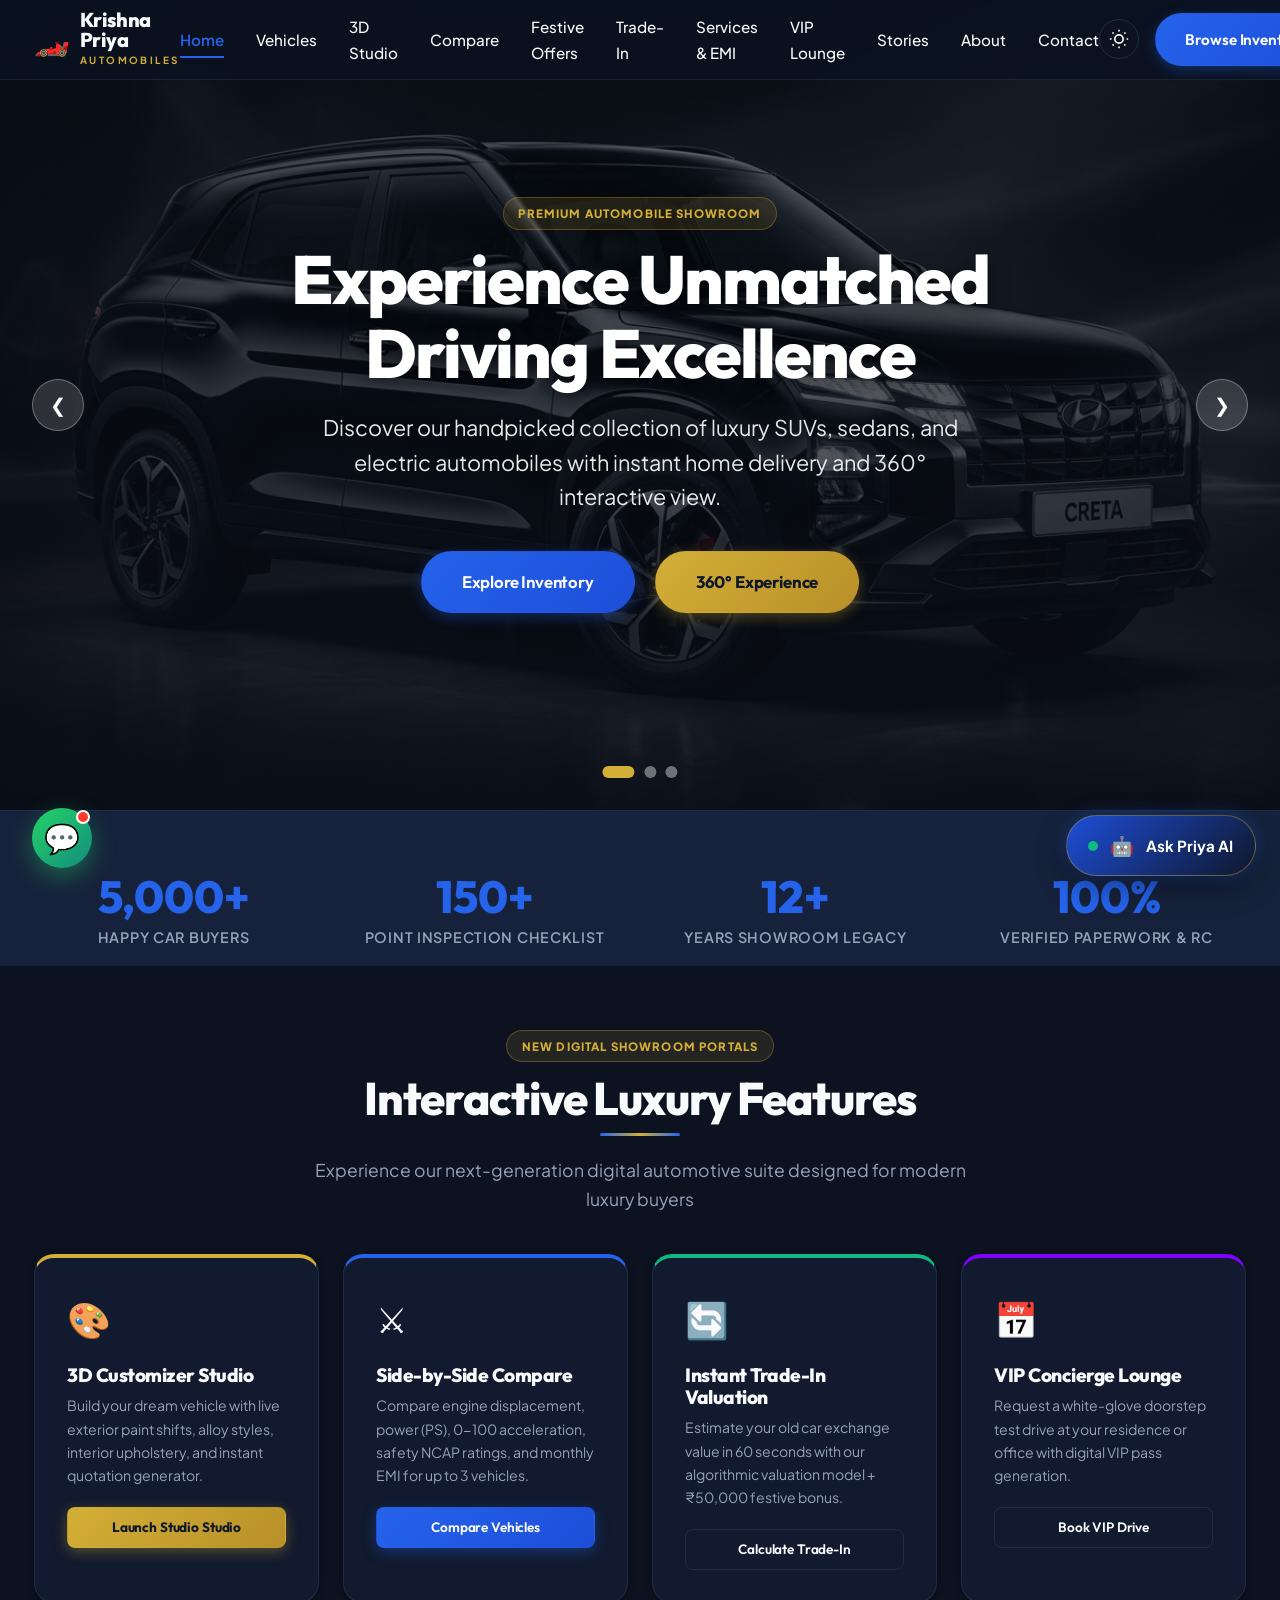
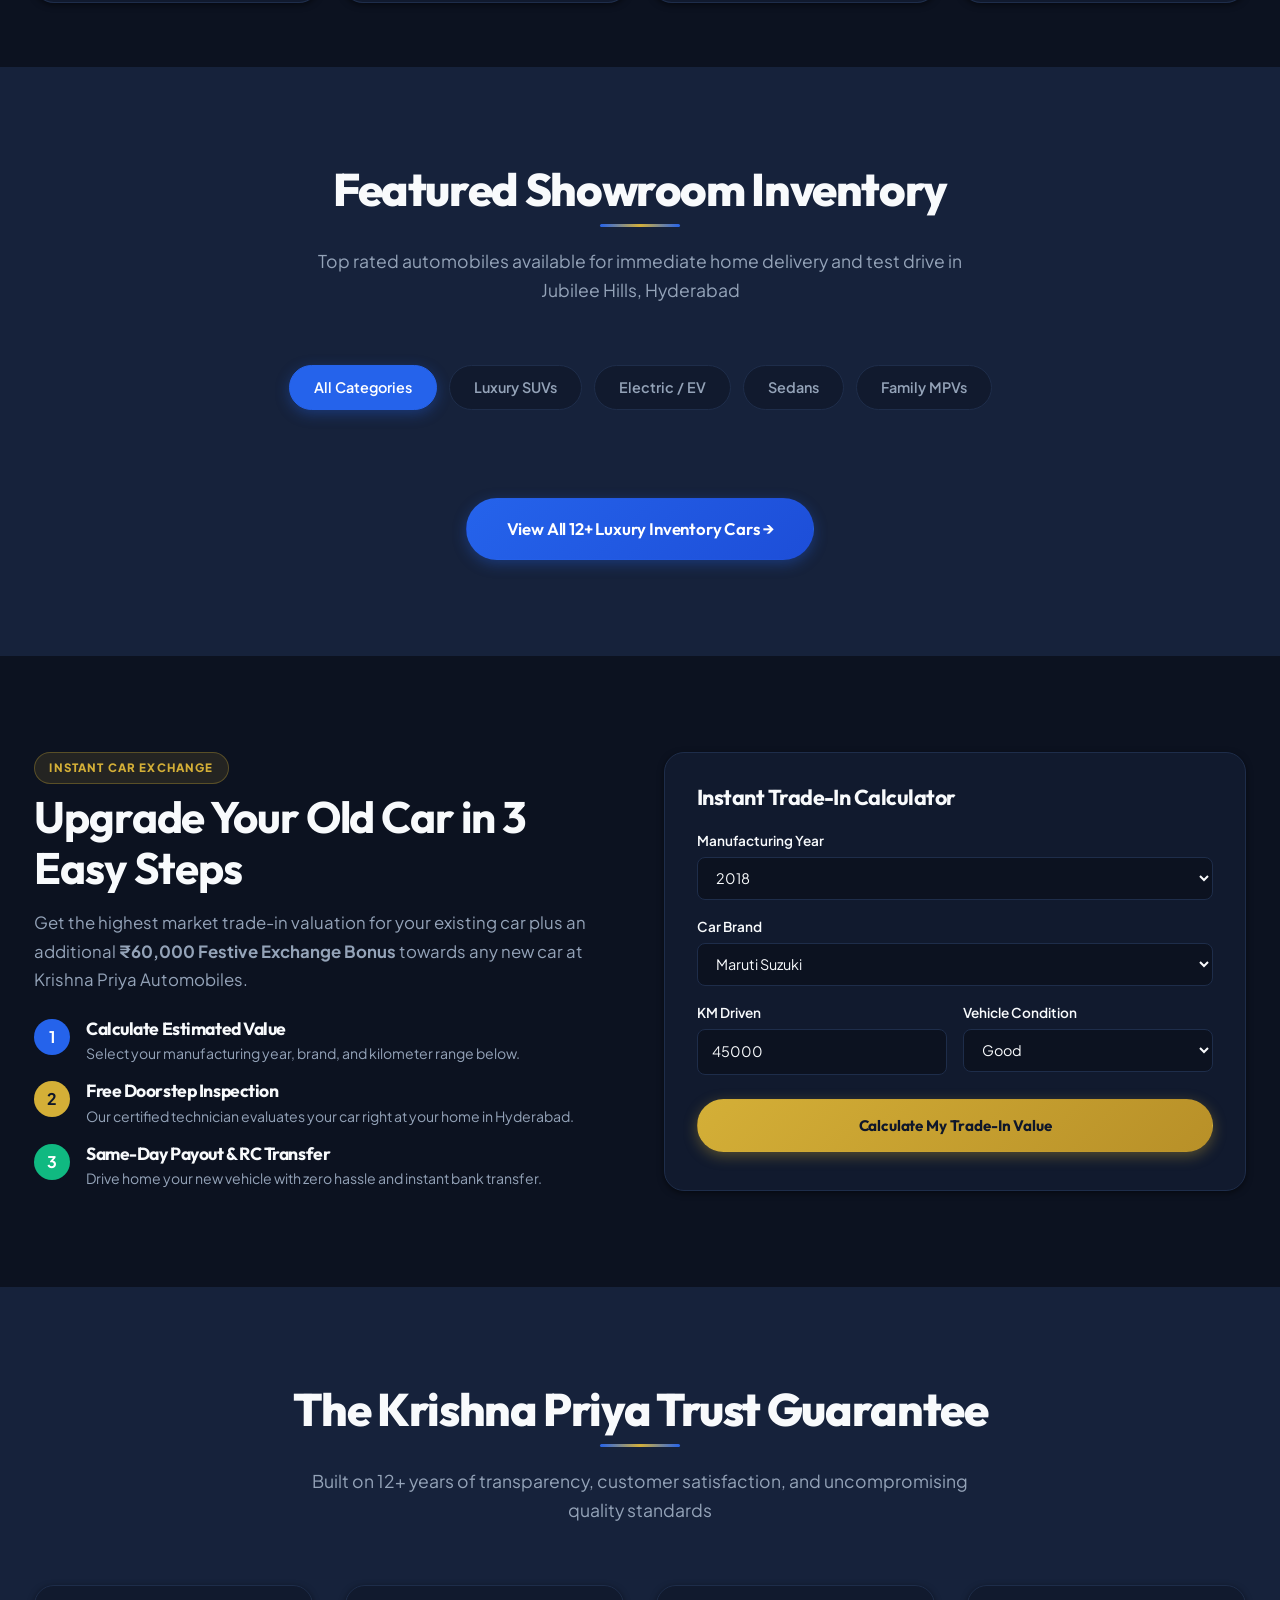
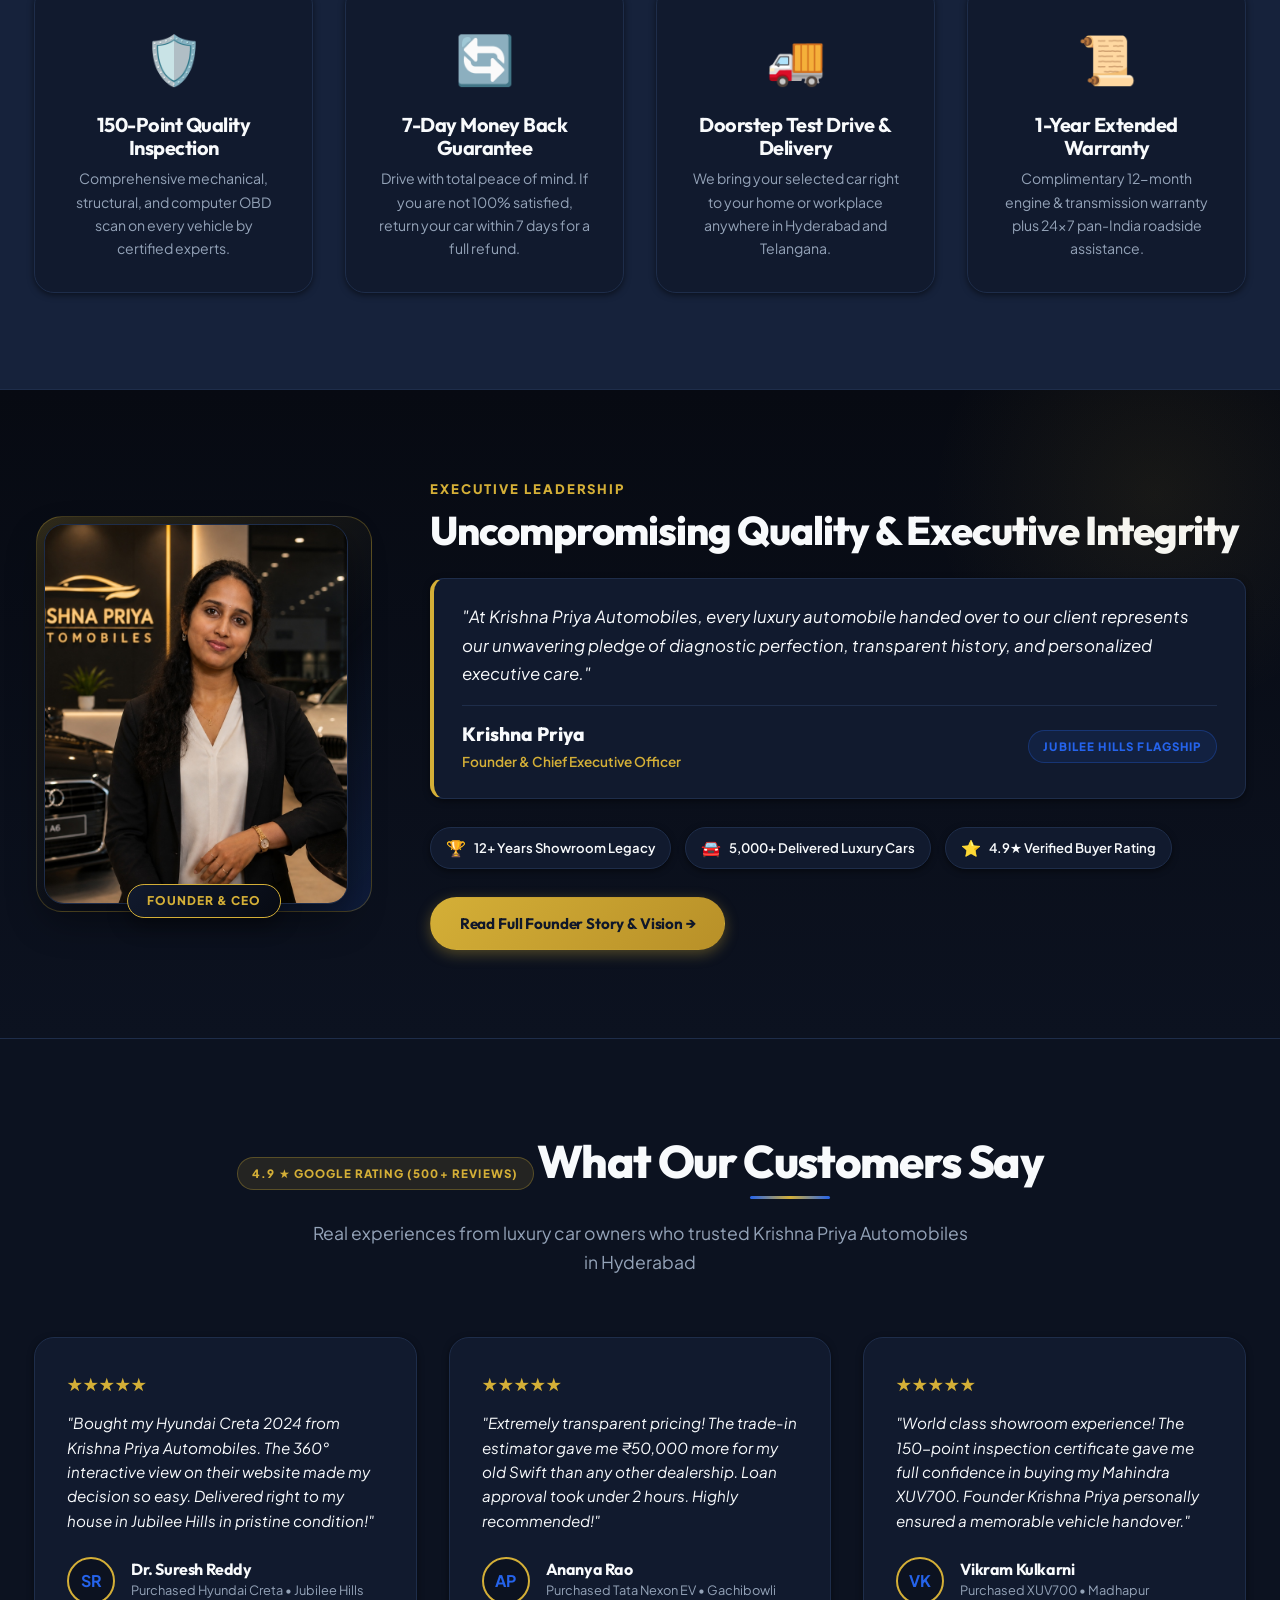
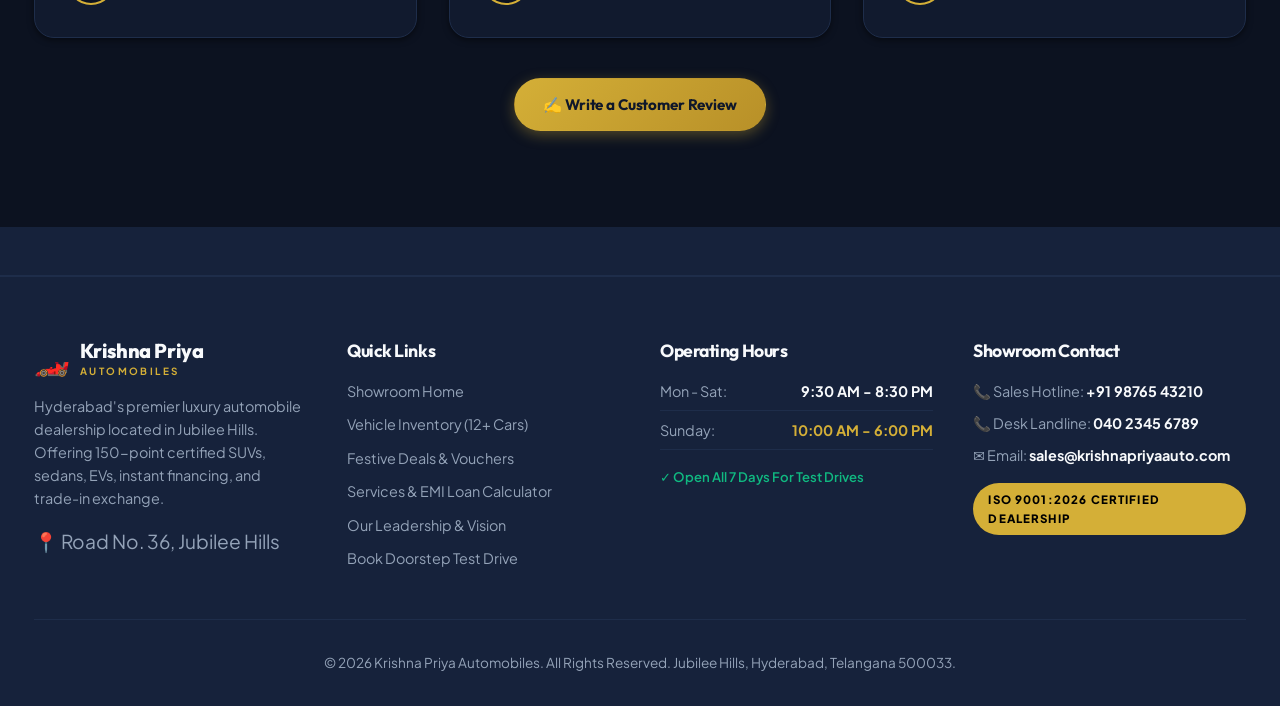
<file: index.html>
<!DOCTYPE html>
<html lang="en" data-theme="dark">
<head>
  <meta charset="UTF-8">
  <meta name="viewport" content="width=device-width, initial-scale=1.0">
  <meta name="description" content="Krishna Priya Automobiles - Premier Luxury Car Showroom in Jubilee Hills, Hyderabad. Discover luxury SUVs, sedans, electric vehicles with 360° interactive views, instant financing, and trade-in exchange.">
  <title>Krishna Priya Automobiles | Premier Luxury Car Showroom in Hyderabad</title>
  <link rel="preconnect" href="https://fonts.googleapis.com">
  <link rel="preconnect" href="https://fonts.gstatic.com" crossorigin>
  <link href="https://fonts.googleapis.com/css2?family=Cinzel:wght@500;700&family=Outfit:wght@400;500;600;700;800&family=Plus+Jakarta+Sans:wght@300;400;500;600;700;800&display=swap" rel="stylesheet">
  <link rel="stylesheet" href="css/style.css">
  <link rel="stylesheet" href="css/components.css">
  <link rel="stylesheet" href="css/pages.css">
</head>
<body>
  <!-- Preloader -->
  <div class="preloader" id="preloader">
    <div class="preloader-spinner">
      <div class="spinner-ring"></div>
      <span class="preloader-text">Krishna Priya Automobiles</span>
    </div>
  </div>

  <!-- Glassmorphism Navbar -->
  <header class="navbar" id="navbar">
    <div class="container nav-container">
      <a href="index.html" class="nav-logo">
        <span class="logo-icon">🏎️</span>
        <div class="logo-text">
          <span class="logo-name">Krishna Priya</span>
          <span class="logo-tagline">AUTOMOBILES</span>
        </div>
      </a>
      <nav class="nav-menu" id="navMenu">
        <a href="index.html" class="nav-link active">Home</a>
        <a href="vehicles.html" class="nav-link">Vehicles</a>
        <a href="configurator.html" class="nav-link">3D Studio</a>
        <a href="compare.html" class="nav-link">Compare</a>
        <a href="offers.html" class="nav-link">Festive Offers</a>
        <a href="tradein.html" class="nav-link">Trade-In</a>
        <a href="services.html" class="nav-link">Services & EMI</a>
        <a href="vip-lounge.html" class="nav-link">VIP Lounge</a>
        <a href="testimonials.html" class="nav-link">Stories</a>
        <a href="about.html" class="nav-link">About</a>
        <a href="contact.html" class="nav-link">Contact</a>
      </nav>
      <div class="nav-actions">
        <button class="theme-toggle" id="themeToggle" aria-label="Toggle dark/light theme">
          <svg class="icon-sun" xmlns="http://www.w3.org/2000/svg" width="20" height="20" viewBox="0 0 24 24" fill="none" stroke="currentColor" stroke-width="2"><circle cx="12" cy="12" r="5"/><path d="M12 1v2M12 21v2M4.22 4.22l1.42 1.42M18.36 18.36l1.42 1.42M1 12h2M21 12h2M4.22 19.78l1.42-1.42M18.36 5.64l1.42-1.42"/></svg>
        </button>
        <a href="vehicles.html" class="btn btn-primary nav-cta">Browse Inventory</a>
        <button class="hamburger" id="hamburger" aria-label="Toggle mobile menu">
          <span></span><span></span><span></span>
        </button>
      </div>
    </div>
  </header>

  <main>
    <!-- Hero Slider -->
    <section class="hero" id="hero">
      <div class="hero-slider" id="heroSlider">
        <div class="hero-slider-track" id="heroTrack">
          <div class="hero-slide active" style="background-image: url('images/car_creta.jpg');">
            <div class="hero-content">
              <span class="badge-360" style="margin-bottom:0.75rem; display:inline-block;">PREMIUM AUTOMOBILE SHOWROOM</span>
              <h1 class="hero-title">Experience Unmatched Driving Excellence</h1>
              <p class="hero-subtitle">Discover our handpicked collection of luxury SUVs, sedans, and electric automobiles with instant home delivery and 360° interactive view.</p>
              <div class="hero-cta">
                <a href="vehicles.html" class="btn btn-primary btn-lg">Explore Inventory</a>
                <button onclick="open360Viewer(1)" class="btn btn-gold btn-lg">360° Experience</button>
              </div>
            </div>
          </div>
          <div class="hero-slide" style="background-image: url('images/car_xuv700.jpg');">
            <div class="hero-content">
              <span class="badge-360" style="margin-bottom:0.75rem; display:inline-block;">150-POINT CERTIFIED COLLECTION</span>
              <h1 class="hero-title">Flagship SUVs & Performance Vehicles</h1>
              <p class="hero-subtitle">Certified 150-point quality inspected vehicles with complete peace of mind, doorstep test drives, and 1-year warranty coverage.</p>
              <div class="hero-cta">
                <a href="vehicles.html" class="btn btn-primary btn-lg">View Luxury SUVs</a>
                <a href="contact.html" class="btn btn-outline btn-lg" style="color:#fff; border-color:rgba(255,255,255,0.4);">Schedule Test Drive</a>
              </div>
            </div>
          </div>
          <div class="hero-slide" style="background-image: url('images/car_nexon_ev.jpg');">
            <div class="hero-content">
              <span class="badge-360" style="margin-bottom:0.75rem; display:inline-block;">FESTIVE CELEBRATION DEALS</span>
              <h1 class="hero-title">Exclusive Savings & Low Interest Rates</h1>
              <p class="hero-subtitle">Save up to ₹1,50,000 this season with zero down-payment options, 7.99% interest loans, and instant approvals.</p>
              <div class="hero-cta">
                <a href="offers.html" class="btn btn-gold btn-lg">View Festive Offers</a>
              </div>
            </div>
          </div>
        </div>
      </div>
      <button class="hero-prev" id="heroPrev" aria-label="Previous slide">❮</button>
      <button class="hero-next" id="heroNext" aria-label="Next slide">❯</button>
      <div class="hero-dots" id="heroDots"></div>
    </section>

    <!-- Stats Counter Banner -->
    <section class="stats-banner">
      <div class="container">
        <div class="grid grid-4">
          <div class="stat-card">
            <div class="stat-number">5,000+</div>
            <div class="stat-label">Happy Car Buyers</div>
          </div>
          <div class="stat-card">
            <div class="stat-number">150+</div>
            <div class="stat-label">Point Inspection Checklist</div>
          </div>
          <div class="stat-card">
            <div class="stat-number">12+</div>
            <div class="stat-label">Years Showroom Legacy</div>
          </div>
          <div class="stat-card">
            <div class="stat-number">100%</div>
            <div class="stat-label">Verified Paperwork & RC</div>
          </div>
        </div>
      </div>
    <!-- Interactive Digital Portals Showcase -->
    <section class="section" style="background:var(--clr-bg-alt); padding:4rem 0;">
      <div class="container">
        <div class="section-header" style="text-align:center; max-width:750px; margin:0 auto 2.5rem auto;">
          <span class="badge-360" style="margin-bottom:0.6rem; display:inline-block;">NEW DIGITAL SHOWROOM PORTALS</span>
          <h2 class="section-title">Interactive Luxury Features</h2>
          <p class="section-subtitle">Experience our next-generation digital automotive suite designed for modern luxury buyers</p>
        </div>

        <div style="display:grid; grid-template-columns:repeat(auto-fit, minmax(250px, 1fr)); gap:1.5rem;">
          <div class="card" style="padding:2rem; border-top:4px solid var(--clr-gold);">
            <div style="font-size:2.2rem; margin-bottom:1rem;">🎨</div>
            <h3 style="font-size:1.2rem; font-weight:800; margin-bottom:0.5rem;">3D Customizer Studio</h3>
            <p style="font-size:0.88rem; color:var(--clr-text-muted); margin-bottom:1.25rem;">Build your dream vehicle with live exterior paint shifts, alloy styles, interior upholstery, and instant quotation generator.</p>
            <a href="configurator.html" class="btn btn-gold btn-sm" style="width:100%;">Launch Studio Studio</a>
          </div>

          <div class="card" style="padding:2rem; border-top:4px solid var(--clr-blue);">
            <div style="font-size:2.2rem; margin-bottom:1rem;">⚔️</div>
            <h3 style="font-size:1.2rem; font-weight:800; margin-bottom:0.5rem;">Side-by-Side Compare</h3>
            <p style="font-size:0.88rem; color:var(--clr-text-muted); margin-bottom:1.25rem;">Compare engine displacement, power (PS), 0-100 acceleration, safety NCAP ratings, and monthly EMI for up to 3 vehicles.</p>
            <a href="compare.html" class="btn btn-primary btn-sm" style="width:100%;">Compare Vehicles</a>
          </div>

          <div class="card" style="padding:2rem; border-top:4px solid var(--clr-green);">
            <div style="font-size:2.2rem; margin-bottom:1rem;">🔄</div>
            <h3 style="font-size:1.2rem; font-weight:800; margin-bottom:0.5rem;">Instant Trade-In Valuation</h3>
            <p style="font-size:0.88rem; color:var(--clr-text-muted); margin-bottom:1.25rem;">Estimate your old car exchange value in 60 seconds with our algorithmic valuation model + ₹50,000 festive bonus.</p>
            <a href="tradein.html" class="btn btn-outline btn-sm" style="width:100%;">Calculate Trade-In</a>
          </div>

          <div class="card" style="padding:2rem; border-top:4px solid #7f00ff;">
            <div style="font-size:2.2rem; margin-bottom:1rem;">📅</div>
            <h3 style="font-size:1.2rem; font-weight:800; margin-bottom:0.5rem;">VIP Concierge Lounge</h3>
            <p style="font-size:0.88rem; color:var(--clr-text-muted); margin-bottom:1.25rem;">Request a white-glove doorstep test drive at your residence or office with digital VIP pass generation.</p>
            <a href="vip-lounge.html" class="btn btn-outline btn-sm" style="width:100%;">Book VIP Drive</a>
          </div>
        </div>
      </div>
    </section>

    <!-- Featured Inventory Category Showcase -->
    <section class="section">
      <div class="container">
        <div class="section-header">
          <h2 class="section-title">Featured Showroom Inventory</h2>
          <p class="section-subtitle">Top rated automobiles available for immediate home delivery and test drive in Jubilee Hills, Hyderabad</p>
        </div>

        <!-- Category Tabs -->
        <div class="category-tabs">
          <button class="category-tab active" data-category="All">All Categories</button>
          <button class="category-tab" data-category="SUV">Luxury SUVs</button>
          <button class="category-tab" data-category="EV">Electric / EV</button>
          <button class="category-tab" data-category="Sedan">Sedans</button>
          <button class="category-tab" data-category="MPV">Family MPVs</button>
        </div>

        <div class="grid grid-3" id="featuredGrid">
          <!-- Populated dynamically via main.js and vehicles.js -->
        </div>

        <div style="text-align: center; margin-top: 3rem;">
          <a href="vehicles.html" class="btn btn-primary btn-lg">View All 12+ Luxury Inventory Cars &rarr;</a>
        </div>
      </div>
    </section>

    <!-- Trade-In Old Car Valuation Widget -->
    <section class="section bg-alt">
      <div class="container">
        <div class="grid grid-2" style="align-items:center; gap:3rem;">
          <div>
            <span class="badge-360" style="color:var(--clr-gold);">INSTANT CAR EXCHANGE</span>
            <h2 style="font-size:clamp(2rem, 3.5vw, 2.75rem); margin: 0.5rem 0 1rem;">Upgrade Your Old Car in 3 Easy Steps</h2>
            <p style="color:var(--clr-text-muted); font-size:1.05rem; line-height:1.7; margin-bottom:1.5rem;">
              Get the highest market trade-in valuation for your existing car plus an additional <strong>₹60,000 Festive Exchange Bonus</strong> towards any new car at Krishna Priya Automobiles.
            </p>
            <div style="display:flex; flex-direction:column; gap:1rem;">
              <div style="display:flex; align-items:flex-start; gap:1rem;">
                <div style="width:36px; height:36px; border-radius:50%; background:var(--clr-blue); color:#fff; display:flex; align-items:center; justify-content:center; font-weight:700;">1</div>
                <div>
                  <h4 style="font-size:1.1rem; margin-bottom:0.2rem;">Calculate Estimated Value</h4>
                  <p style="font-size:0.88rem; color:var(--clr-text-muted);">Select your manufacturing year, brand, and kilometer range below.</p>
                </div>
              </div>
              <div style="display:flex; align-items:flex-start; gap:1rem;">
                <div style="width:36px; height:36px; border-radius:50%; background:var(--clr-gold); color:#0f172a; display:flex; align-items:center; justify-content:center; font-weight:700;">2</div>
                <div>
                  <h4 style="font-size:1.1rem; margin-bottom:0.2rem;">Free Doorstep Inspection</h4>
                  <p style="font-size:0.88rem; color:var(--clr-text-muted);">Our certified technician evaluates your car right at your home in Hyderabad.</p>
                </div>
              </div>
              <div style="display:flex; align-items:flex-start; gap:1rem;">
                <div style="width:36px; height:36px; border-radius:50%; background:var(--clr-green); color:#fff; display:flex; align-items:center; justify-content:center; font-weight:700;">3</div>
                <div>
                  <h4 style="font-size:1.1rem; margin-bottom:0.2rem;">Same-Day Payout & RC Transfer</h4>
                  <p style="font-size:0.88rem; color:var(--clr-text-muted);">Drive home your new vehicle with zero hassle and instant bank transfer.</p>
                </div>
              </div>
            </div>
          </div>

          <div class="card" style="padding:2rem;">
            <h3 style="font-size:1.35rem; margin-bottom:1.25rem;">Instant Trade-In Calculator</h3>
            <form id="tradeInForm">
              <div style="margin-bottom:1rem;">
                <label style="display:block; font-size:0.85rem; font-weight:600; margin-bottom:0.3rem;">Manufacturing Year</label>
                <select id="tiYear" class="filter-select" required>
                  <option value="2022">2022</option>
                  <option value="2021">2021</option>
                  <option value="2020">2020</option>
                  <option value="2019">2019</option>
                  <option value="2018" selected>2018</option>
                  <option value="2017">2017</option>
                  <option value="2016">2016 or older</option>
                </select>
              </div>

              <div style="margin-bottom:1rem;">
                <label style="display:block; font-size:0.85rem; font-weight:600; margin-bottom:0.3rem;">Car Brand</label>
                <select id="tiBrand" class="filter-select" required>
                  <option value="Maruti Suzuki">Maruti Suzuki</option>
                  <option value="Hyundai">Hyundai</option>
                  <option value="Tata">Tata</option>
                  <option value="Mahindra">Mahindra</option>
                  <option value="Honda">Honda</option>
                  <option value="Toyota">Toyota</option>
                  <option value="Kia">Kia</option>
                </select>
              </div>

              <div style="display:grid; grid-template-columns:1fr 1fr; gap:1rem; margin-bottom:1.5rem;">
                <div>
                  <label style="display:block; font-size:0.85rem; font-weight:600; margin-bottom:0.3rem;">KM Driven</label>
                  <input type="number" id="tiKm" class="filter-input" placeholder="e.g. 45000" value="45000" required>
                </div>
                <div>
                  <label style="display:block; font-size:0.85rem; font-weight:600; margin-bottom:0.3rem;">Vehicle Condition</label>
                  <select id="tiCondition" class="filter-select" required>
                    <option value="Excellent">Excellent</option>
                    <option value="Good" selected>Good</option>
                    <option value="Fair">Fair</option>
                  </select>
                </div>
              </div>

              <button type="submit" class="btn btn-gold" style="width:100%;">Calculate My Trade-In Value</button>
            </form>

            <div id="tradeInResult" style="display:none;"></div>
          </div>
        </div>
      </div>
    </section>

    <!-- Why Choose Us / Trust Building Certificate Section -->
    <section class="section">
      <div class="container">
        <div class="section-header">
          <h2 class="section-title">The Krishna Priya Trust Guarantee</h2>
          <p class="section-subtitle">Built on 12+ years of transparency, customer satisfaction, and uncompromising quality standards</p>
        </div>

        <div class="grid grid-4">
          <div class="card" style="padding:2rem; text-align:center;">
            <div style="font-size:3rem; margin-bottom:1rem;">🛡️</div>
            <h3 style="font-size:1.25rem; margin-bottom:0.5rem;">150-Point Quality Inspection</h3>
            <p style="color:var(--clr-text-muted); font-size:0.88rem;">Comprehensive mechanical, structural, and computer OBD scan on every vehicle by certified experts.</p>
          </div>

          <div class="card" style="padding:2rem; text-align:center;">
            <div style="font-size:3rem; margin-bottom:1rem;">🔄</div>
            <h3 style="font-size:1.25rem; margin-bottom:0.5rem;">7-Day Money Back Guarantee</h3>
            <p style="color:var(--clr-text-muted); font-size:0.88rem;">Drive with total peace of mind. If you are not 100% satisfied, return your car within 7 days for a full refund.</p>
          </div>

          <div class="card" style="padding:2rem; text-align:center;">
            <div style="font-size:3rem; margin-bottom:1rem;">🚚</div>
            <h3 style="font-size:1.25rem; margin-bottom:0.5rem;">Doorstep Test Drive & Delivery</h3>
            <p style="color:var(--clr-text-muted); font-size:0.88rem;">We bring your selected car right to your home or workplace anywhere in Hyderabad and Telangana.</p>
          </div>

          <div class="card" style="padding:2rem; text-align:center;">
            <div style="font-size:3rem; margin-bottom:1rem;">📜</div>
            <h3 style="font-size:1.25rem; margin-bottom:0.5rem;">1-Year Extended Warranty</h3>
            <p style="color:var(--clr-text-muted); font-size:0.88rem;">Complimentary 12-month engine & transmission warranty plus 24x7 pan-India roadside assistance.</p>
          </div>
        </div>
      </div>
    </section>

    <!-- Redesigned Executive Founder & CEO Leadership Showcase -->
    <section class="executive-section">
      <div class="container">
        <div class="executive-grid">
          <div class="executive-image-wrap">
            <div class="executive-img-box">
              <img src="images/founder_ceo.jpg" alt="Krishna Priya - Founder & CEO" loading="lazy">
            </div>
            <div class="executive-badge-floating">FOUNDER & CEO</div>
          </div>

          <div class="executive-content">
            <div class="executive-header">
              <span class="executive-header-sub">EXECUTIVE LEADERSHIP</span>
              <h2 class="executive-header-title">Uncompromising Quality & Executive Integrity</h2>
            </div>

            <div class="executive-quote-card">
              <p class="executive-quote-text">
                "At Krishna Priya Automobiles, every luxury automobile handed over to our client represents our unwavering pledge of diagnostic perfection, transparent history, and personalized executive care."
              </p>
              <div class="executive-meta">
                <div>
                  <div class="executive-name">Krishna Priya</div>
                  <div class="executive-role">Founder & Chief Executive Officer</div>
                </div>
                <span class="badge-360" style="background:rgba(37,99,235,0.1); color:var(--clr-blue); border-color:rgba(37,99,235,0.3);">Jubilee Hills Flagship</span>
              </div>
            </div>

            <div class="executive-stats-pills">
              <div class="executive-pill">
                <span class="executive-pill-icon">🏆</span>
                <span>12+ Years Showroom Legacy</span>
              </div>
              <div class="executive-pill">
                <span class="executive-pill-icon">🚘</span>
                <span>5,000+ Delivered Luxury Cars</span>
              </div>
              <div class="executive-pill">
                <span class="executive-pill-icon">⭐</span>
                <span>4.9★ Verified Buyer Rating</span>
              </div>
            </div>

            <div style="margin-top:0.5rem; display:flex; gap:1rem; flex-wrap:wrap;">
              <a href="about.html" class="btn btn-gold">Read Full Founder Story & Vision &rarr;</a>
            </div>
          </div>
        </div>
      </div>
    </section>

    <!-- Customer Testimonials & Verified Reviews Section -->
    <section class="section bg-alt">
      <div class="container">
        <div class="section-header">
          <span class="badge-360" style="color:var(--clr-gold);">4.9 ★ GOOGLE RATING (500+ REVIEWS)</span>
          <h2 class="section-title">What Our Customers Say</h2>
          <p class="section-subtitle">Real experiences from luxury car owners who trusted Krishna Priya Automobiles in Hyderabad</p>
        </div>

        <div class="grid grid-3">
          <div class="testimonial-card">
            <div class="star-rating">★★★★★</div>
            <p class="testimonial-text">"Bought my Hyundai Creta 2024 from Krishna Priya Automobiles. The 360° interactive view on their website made my decision so easy. Delivered right to my house in Jubilee Hills in pristine condition!"</p>
            <div class="testimonial-user">
              <div class="user-avatar">SR</div>
              <div class="user-info">
                <h4>Dr. Suresh Reddy</h4>
                <p>Purchased Hyundai Creta • Jubilee Hills</p>
              </div>
            </div>
          </div>

          <div class="testimonial-card">
            <div class="star-rating">★★★★★</div>
            <p class="testimonial-text">"Extremely transparent pricing! The trade-in estimator gave me ₹50,000 more for my old Swift than any other dealership. Loan approval took under 2 hours. Highly recommended!"</p>
            <div class="testimonial-user">
              <div class="user-avatar">AP</div>
              <div class="user-info">
                <h4>Ananya Rao</h4>
                <p>Purchased Tata Nexon EV • Gachibowli</p>
              </div>
            </div>
          </div>

          <div class="testimonial-card">
            <div class="star-rating">★★★★★</div>
            <p class="testimonial-text">"World class showroom experience! The 150-point inspection certificate gave me full confidence in buying my Mahindra XUV700. Founder Krishna Priya personally ensured a memorable vehicle handover."</p>
            <div class="testimonial-user">
              <div class="user-avatar">VK</div>
              <div class="user-info">
                <h4>Vikram Kulkarni</h4>
                <p>Purchased XUV700 • Madhapur</p>
              </div>
            </div>
          </div>
        </div>

        <div style="text-align:center; margin-top:2.5rem;">
          <button onclick="document.getElementById('writeReviewModal').style.display='flex';" class="btn btn-gold">✍️ Write a Customer Review</button>
        </div>
      </div>
    </section>
  </main>

  <!-- Interactive Write a Review Modal -->
  <div class="modal-backdrop" id="writeReviewModal" style="display:none;">
    <div class="modal-container" style="max-width: 500px;">
      <div class="modal-header">
        <h3 class="modal-title">Share Your Experience</h3>
        <span class="modal-close" onclick="document.getElementById('writeReviewModal').style.display='none';">&times;</span>
      </div>
      <form id="reviewForm">
        <div style="margin-bottom:1rem;">
          <label style="display:block; font-size:0.85rem; font-weight:600; margin-bottom:0.3rem;">Your Name</label>
          <input type="text" class="filter-input" placeholder="Full name" required>
        </div>
        <div style="margin-bottom:1rem;">
          <label style="display:block; font-size:0.85rem; font-weight:600; margin-bottom:0.3rem;">Car Model Purchased</label>
          <input type="text" class="filter-input" placeholder="e.g. Creta, Nexon EV, XUV700" required>
        </div>
        <div style="margin-bottom:1rem;">
          <label style="display:block; font-size:0.85rem; font-weight:600; margin-bottom:0.3rem;">Star Rating</label>
          <select class="filter-select" required>
            <option value="5">★★★★★ (5 Stars - Outstanding)</option>
            <option value="4">★★★★☆ (4 Stars - Excellent)</option>
            <option value="3">★★★☆☆ (3 Stars - Average)</option>
          </select>
        </div>
        <div style="margin-bottom:1.5rem;">
          <label style="display:block; font-size:0.85rem; font-weight:600; margin-bottom:0.3rem;">Your Feedback</label>
          <textarea class="filter-input" rows="4" placeholder="Tell us about your showroom & delivery experience..." required></textarea>
        </div>
        <button type="submit" class="btn btn-primary" style="width:100%;">Submit Review</button>
      </form>
    </div>
  </div>

  <!-- Floating WhatsApp & Chat Popover Widget -->
  <div class="wa-widget">
    <div class="wa-fab" id="waFabToggle">
      💬
      <span class="wa-badge-pulse"></span>
    </div>
    <div class="wa-chat-card" id="waChatCard">
      <div class="wa-chat-header">
        <div>
          <div class="wa-chat-header-title">Krishna Priya Desk</div>
          <div class="wa-chat-header-sub"><span class="online-dot"></span> Online | Replies instantly</div>
        </div>
        <span style="cursor:pointer; font-size:1.4rem;" id="waChatClose">&times;</span>
      </div>
      <div class="wa-chat-body">
        <div class="wa-chat-bubble">
          👋 Welcome to Krishna Priya Automobiles! Looking to buy a car, book a test drive, or check loan options?
        </div>
        <a href="https://wa.me/919876543210?text=Hi!%20I%20am%20visiting%20your%20website%20and%20would%20like%20to%20enquire%20about%20your%20luxury%20car%20inventory." target="_blank" rel="noopener" class="wa-chat-btn">
          <span>Chat on WhatsApp</span>
        </a>
      </div>
    </div>
  </div>

  <!-- 360 Viewer Modal Placeholder -->
  <div class="modal-backdrop" id="modal360">
    <div class="modal-360-container">
      <div class="modal-360-header">
        <div>
          <span class="badge-360">360° INTERACTIVE VIEW</span>
          <h3 class="modal-360-title" id="viewer360Title">Hyundai Creta 2024</h3>
          <p class="modal-360-sub" id="viewer360Sub">Drag left/right to rotate 360° exterior view</p>
        </div>
        <span class="modal-360-close" id="close360Modal">&times;</span>
      </div>
      <div class="modal-360-view-tabs">
        <span class="view-tab active" id="tabExterior">Exterior 360°</span>
        <span class="view-tab" id="tabInterior">Interior Cockpit</span>
      </div>
      <div class="modal-360-canvas-wrap" id="canvasWrap">
        <div class="glow-backdrop" id="glowBackdrop"></div>
        <div class="vehicle-360-stage" id="stage360">
          <img src="images/car_creta.jpg" alt="360 view" class="vehicle-360-img" id="img360">
        </div>
        <span class="canvas-angle-indicator" id="angleIndicator">0°</span>
        <div class="drag-hint" id="dragHint"><span>↔️ Drag to Rotate 360°</span></div>
      </div>
      <div class="modal-360-footer">
        <div class="color-picker-wrap">
          <span class="color-label">Color:</span>
          <div class="color-swatches" id="colorSwatches"></div>
        </div>
        <div style="display:flex; gap:0.6rem;">
          <a href="contact.html" class="btn btn-primary btn-sm">Book Doorstep Test Drive</a>
        </div>
      </div>
    </div>
  </div>

  <!-- Vehicle Detail Modal -->
  <div class="modal-backdrop" id="vehicleDetailModal">
    <div class="modal-container" style="max-width: 900px;">
      <div class="modal-header">
        <h3 class="modal-title">Vehicle Specifications</h3>
        <span class="modal-close" id="closeDetailModal">&times;</span>
      </div>
      <div class="modal-body" id="vehicleDetailBody"></div>
    </div>
  </div>

  <!-- Rich Showroom Footer -->
  <footer style="background: var(--clr-surface-elevated); border-top: 1px solid var(--clr-border); padding: 4rem 0 2rem; color: var(--clr-text-muted); font-size: 0.9rem;">
    <div class="container">
      <div class="grid grid-4" style="gap:2.5rem; margin-bottom:3rem;">
        <div>
          <a href="index.html" class="nav-logo" style="margin-bottom:1rem; display:inline-flex;">
            <span class="logo-icon">🏎️</span>
            <div class="logo-text">
              <span class="logo-name">Krishna Priya</span>
              <span class="logo-tagline">AUTOMOBILES</span>
            </div>
          </a>
          <p style="line-height:1.6; margin-bottom:1rem;">Hyderabad's premier luxury automobile dealership located in Jubilee Hills. Offering 150-point certified SUVs, sedans, EVs, instant financing, and trade-in exchange.</p>
          <div style="display:flex; gap:0.8rem; font-size:1.2rem;">
            <span>📍 Road No. 36, Jubilee Hills</span>
          </div>
        </div>

        <div>
          <h4 style="color:var(--clr-text); font-size:1.1rem; margin-bottom:1.2rem;">Quick Links</h4>
          <ul style="display:flex; flex-direction:column; gap:0.6rem;">
            <li><a href="index.html">Showroom Home</a></li>
            <li><a href="vehicles.html">Vehicle Inventory (12+ Cars)</a></li>
            <li><a href="offers.html">Festive Deals & Vouchers</a></li>
            <li><a href="services.html">Services & EMI Loan Calculator</a></li>
            <li><a href="about.html">Our Leadership & Vision</a></li>
            <li><a href="contact.html">Book Doorstep Test Drive</a></li>
          </ul>
        </div>

        <div>
          <h4 style="color:var(--clr-text); font-size:1.1rem; margin-bottom:1.2rem;">Operating Hours</h4>
          <div style="display:flex; justify-content:space-between; margin-bottom:0.5rem; border-bottom:1px solid var(--clr-border); padding-bottom:0.4rem;">
            <span>Mon - Sat:</span>
            <strong style="color:var(--clr-text);">9:30 AM - 8:30 PM</strong>
          </div>
          <div style="display:flex; justify-content:space-between; margin-bottom:1rem; border-bottom:1px solid var(--clr-border); padding-bottom:0.4rem;">
            <span>Sunday:</span>
            <strong style="color:var(--clr-gold);">10:00 AM - 6:00 PM</strong>
          </div>
          <p style="font-size:0.82rem; color:var(--clr-green); font-weight:600;">✓ Open All 7 Days For Test Drives</p>
        </div>

        <div>
          <h4 style="color:var(--clr-text); font-size:1.1rem; margin-bottom:1.2rem;">Showroom Contact</h4>
          <p style="margin-bottom:0.5rem;">📞 Sales Hotline: <strong style="color:var(--clr-text);">+91 98765 43210</strong></p>
          <p style="margin-bottom:0.5rem;">📞 Desk Landline: <strong style="color:var(--clr-text);">040 2345 6789</strong></p>
          <p style="margin-bottom:1rem;">✉️ Email: <strong style="color:var(--clr-text);">sales@krishnapriyaauto.com</strong></p>
          <span class="badge-360" style="background:var(--clr-gold); color:#000;">ISO 9001:2026 CERTIFIED DEALERSHIP</span>
        </div>
      </div>

      <div style="border-top:1px solid var(--clr-border); padding-top:2rem; text-align:center; font-size:0.85rem;">
        <p>© 2026 Krishna Priya Automobiles. All Rights Reserved. Jubilee Hills, Hyderabad, Telangana 500033.</p>
      </div>
    </div>
  </footer>
  <script src="js/vehicle_images.js"></script>
  <script src="js/vehicles.js"></script>
  <script src="js/viewer360.js"></script>
  <script src="js/calculator.js"></script>
  <script src="js/main.js"></script>
  <script src="js/assistant.js"></script>
</body>
</html>
</file>
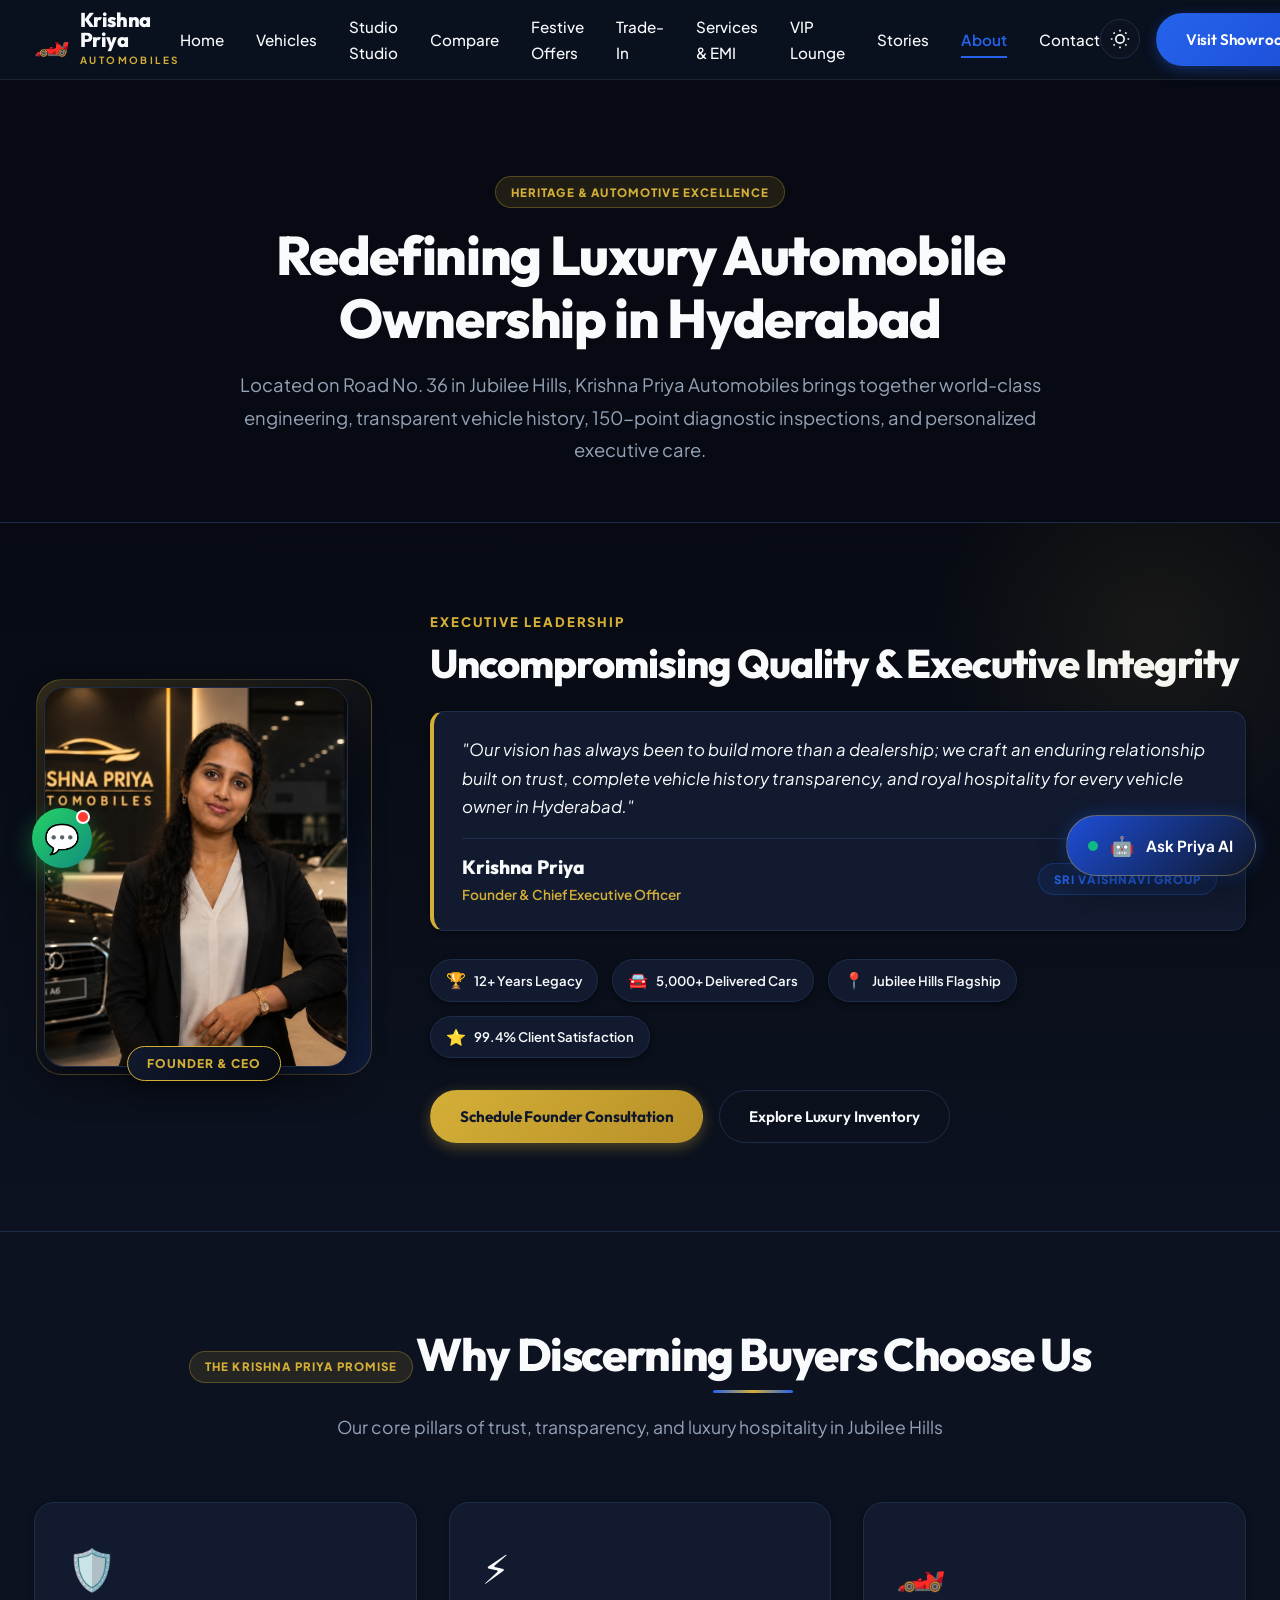
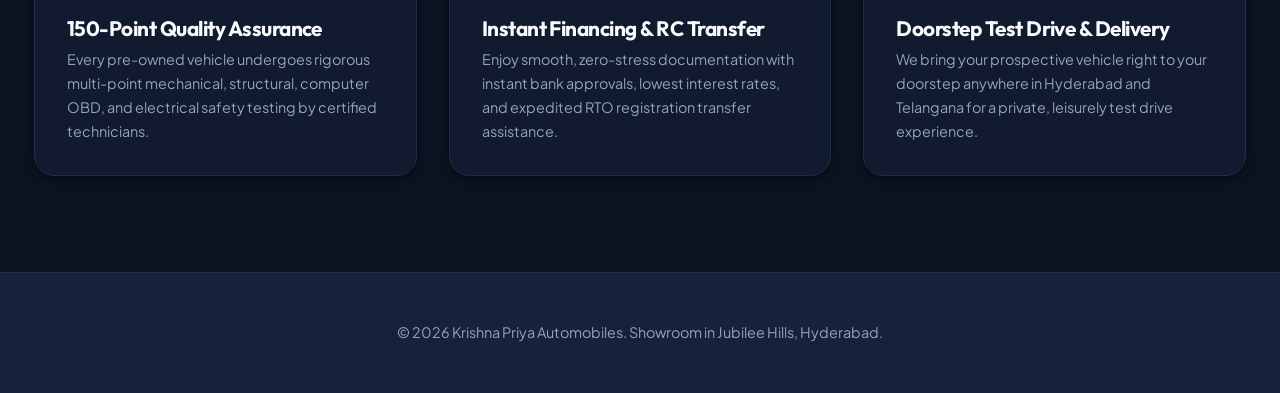
<file: about.html>
<!DOCTYPE html>
<html lang="en" data-theme="dark">
<head>
  <meta charset="UTF-8">
  <meta name="viewport" content="width=device-width, initial-scale=1.0">
  <meta name="description" content="About Krishna Priya Automobiles - Premier Luxury Automotive Showroom in Jubilee Hills, Hyderabad. Founded by Krishna Priya, committed to excellence and customer satisfaction.">
  <title>About Us & Leadership | Krishna Priya Automobiles Hyderabad</title>
  <link rel="preconnect" href="https://fonts.googleapis.com">
  <link rel="preconnect" href="https://fonts.gstatic.com" crossorigin>
  <link href="https://fonts.googleapis.com/css2?family=Cinzel:wght@500;700&family=Outfit:wght@400;500;600;700;800&family=Plus+Jakarta+Sans:wght@300;400;500;600;700;800&display=swap" rel="stylesheet">
  <link rel="stylesheet" href="css/style.css">
  <link rel="stylesheet" href="css/components.css">
  <link rel="stylesheet" href="css/pages.css">
</head>
<body>
  <!-- Preloader -->
  <div class="preloader" id="preloader">
    <div class="preloader-spinner">
      <div class="spinner-ring"></div>
      <span class="preloader-text">Krishna Priya Automobiles</span>
    </div>
  </div>

  <!-- Navbar -->
  <header class="navbar" id="navbar">
    <div class="container nav-container">
      <a href="index.html" class="nav-logo">
        <span class="logo-icon">🏎️</span>
        <div class="logo-text">
          <span class="logo-name">Krishna Priya</span>
          <span class="logo-tagline">AUTOMOBILES</span>
        </div>
      </a>
      <nav class="nav-menu" id="navMenu">
        <a href="index.html" class="nav-link">Home</a>
        <a href="vehicles.html" class="nav-link">Vehicles</a>
        <a href="configurator.html" class="nav-link">Studio Studio</a>
        <a href="compare.html" class="nav-link">Compare</a>
        <a href="offers.html" class="nav-link">Festive Offers</a>
        <a href="tradein.html" class="nav-link">Trade-In</a>
        <a href="services.html" class="nav-link">Services & EMI</a>
        <a href="vip-lounge.html" class="nav-link">VIP Lounge</a>
        <a href="testimonials.html" class="nav-link">Stories</a>
        <a href="about.html" class="nav-link active">About</a>
        <a href="contact.html" class="nav-link">Contact</a>
      </nav>
      <div class="nav-actions">
        <button class="theme-toggle" id="themeToggle" aria-label="Toggle theme">
          <svg class="icon-sun" xmlns="http://www.w3.org/2000/svg" width="20" height="20" viewBox="0 0 24 24" fill="none" stroke="currentColor" stroke-width="2"><circle cx="12" cy="12" r="5"/><path d="M12 1v2M12 21v2M4.22 4.22l1.42 1.42M18.36 18.36l1.42 1.42M1 12h2M21 12h2M4.22 19.78l1.42-1.42M18.36 5.64l1.42-1.42"/></svg>
        </button>
        <a href="contact.html" class="btn btn-primary nav-cta">Visit Showroom</a>
        <button class="hamburger" id="hamburger" aria-label="Toggle menu">
          <span></span><span></span><span></span>
        </button>
      </div>
    </div>
  </header>

  <main style="padding-top: 5rem;">
    <!-- Heritage & Story Banner -->
    <section class="section" style="padding-bottom: 3.5rem;">
      <div class="container text-center" style="max-width: 900px;">
        <span class="badge-360">HERITAGE & AUTOMOTIVE EXCELLENCE</span>
        <h1 style="font-size: clamp(2.3rem, 5vw, 3.4rem); margin: 1rem 0 1.25rem; font-weight:800;">Redefining Luxury Automobile Ownership in Hyderabad</h1>
        <p style="color:var(--clr-text-muted); font-size:1.15rem; line-height:1.75;">
          Located on Road No. 36 in Jubilee Hills, Krishna Priya Automobiles brings together world-class engineering, transparent vehicle history, 150-point diagnostic inspections, and personalized executive care.
        </p>
      </div>
    </section>

    <!-- Redesigned Executive Founder & CEO Leadership Showcase -->
    <section class="executive-section">
      <div class="container">
        <div class="executive-grid">
          <div class="executive-image-wrap">
            <div class="executive-img-box">
              <img src="images/founder_ceo.jpg" alt="Krishna Priya - Founder & CEO" loading="lazy">
            </div>
            <div class="executive-badge-floating">FOUNDER & CEO</div>
          </div>

          <div class="executive-content">
            <div class="executive-header">
              <span class="executive-header-sub">EXECUTIVE LEADERSHIP</span>
              <h2 class="executive-header-title">Uncompromising Quality & Executive Integrity</h2>
            </div>

            <div class="executive-quote-card">
              <p class="executive-quote-text">
                "Our vision has always been to build more than a dealership; we craft an enduring relationship built on trust, complete vehicle history transparency, and royal hospitality for every vehicle owner in Hyderabad."
              </p>
              <div class="executive-meta">
                <div>
                  <div class="executive-name">Krishna Priya</div>
                  <div class="executive-role">Founder & Chief Executive Officer</div>
                </div>
                <span class="badge-360" style="background:rgba(37,99,235,0.1); color:var(--clr-blue); border-color:rgba(37,99,235,0.3);">Sri Vaishnavi Group</span>
              </div>
            </div>

            <div class="executive-stats-pills">
              <div class="executive-pill">
                <span class="executive-pill-icon">🏆</span>
                <span>12+ Years Legacy</span>
              </div>
              <div class="executive-pill">
                <span class="executive-pill-icon">🚘</span>
                <span>5,000+ Delivered Cars</span>
              </div>
              <div class="executive-pill">
                <span class="executive-pill-icon">📍</span>
                <span>Jubilee Hills Flagship</span>
              </div>
              <div class="executive-pill">
                <span class="executive-pill-icon">⭐</span>
                <span>99.4% Client Satisfaction</span>
              </div>
            </div>

            <div style="margin-top:0.75rem; display:flex; gap:1rem; flex-wrap:wrap;">
              <a href="contact.html" class="btn btn-gold">Schedule Founder Consultation</a>
              <a href="vehicles.html" class="btn btn-outline">Explore Luxury Inventory</a>
            </div>
          </div>
        </div>
      </div>
    </section>

    <!-- Our Core Values -->
    <section class="section bg-alt">
      <div class="container">
        <div class="section-header">
          <span class="badge-360" style="color:var(--clr-gold);">THE KRISHNA PRIYA PROMISE</span>
          <h2 class="section-title">Why Discerning Buyers Choose Us</h2>
          <p class="section-subtitle">Our core pillars of trust, transparency, and luxury hospitality in Jubilee Hills</p>
        </div>

        <div class="grid grid-3">
          <div class="card" style="padding:2rem;">
            <div style="font-size:2.5rem; margin-bottom:1rem;">🛡️</div>
            <h3 style="font-size:1.3rem; margin-bottom:0.5rem;">150-Point Quality Assurance</h3>
            <p style="color:var(--clr-text-muted); font-size:0.9rem;">Every pre-owned vehicle undergoes rigorous multi-point mechanical, structural, computer OBD, and electrical safety testing by certified technicians.</p>
          </div>

          <div class="card" style="padding:2rem;">
            <div style="font-size:2.5rem; margin-bottom:1rem;">⚡</div>
            <h3 style="font-size:1.3rem; margin-bottom:0.5rem;">Instant Financing & RC Transfer</h3>
            <p style="color:var(--clr-text-muted); font-size:0.9rem;">Enjoy smooth, zero-stress documentation with instant bank approvals, lowest interest rates, and expedited RTO registration transfer assistance.</p>
          </div>

          <div class="card" style="padding:2rem;">
            <div style="font-size:2.5rem; margin-bottom:1rem;">🏎️</div>
            <h3 style="font-size:1.3rem; margin-bottom:0.5rem;">Doorstep Test Drive & Delivery</h3>
            <p style="color:var(--clr-text-muted); font-size:0.9rem;">We bring your prospective vehicle right to your doorstep anywhere in Hyderabad and Telangana for a private, leisurely test drive experience.</p>
          </div>
        </div>
      </div>
    </section>
  </main>

  <!-- Floating WhatsApp Widget -->
  <div class="wa-widget">
    <div class="wa-fab" id="waFabToggle">
      💬
      <span class="wa-badge-pulse"></span>
    </div>
    <div class="wa-chat-card" id="waChatCard">
      <div class="wa-chat-header">
        <div>
          <div class="wa-chat-header-title">Krishna Priya Executive Desk</div>
          <div class="wa-chat-header-sub"><span class="online-dot"></span> Online | Showroom Assistance</div>
        </div>
        <span style="cursor:pointer; font-size:1.4rem;" id="waChatClose">&times;</span>
      </div>
      <div class="wa-chat-body">
        <div class="wa-chat-bubble">
          👋 Interested in learning more about our showroom history or booking a personal consultation with Founder Krishna Priya?
        </div>
        <a href="https://wa.me/919876543210?text=Hi!%20I%20would%20like%20to%20know%20more%20about%20Krishna%20Priya%20Automobiles." target="_blank" rel="noopener" class="wa-chat-btn">
          <span>Chat on WhatsApp</span>
        </a>
      </div>
    </div>
  </div>

  <footer style="background: var(--clr-surface-elevated); border-top: 1px solid var(--clr-border); padding: 3rem 0; text-align: center; font-size:0.9rem; color: var(--clr-text-muted);">
    <div class="container">
      <p>© 2026 Krishna Priya Automobiles. Showroom in Jubilee Hills, Hyderabad.</p>
    </div>
  </footer>
  <script src="js/vehicle_images.js"></script>
  <script src="js/vehicles.js"></script>
  <script src="js/main.js"></script>
  <script src="js/assistant.js"></script>
</body>
</html>
</file>
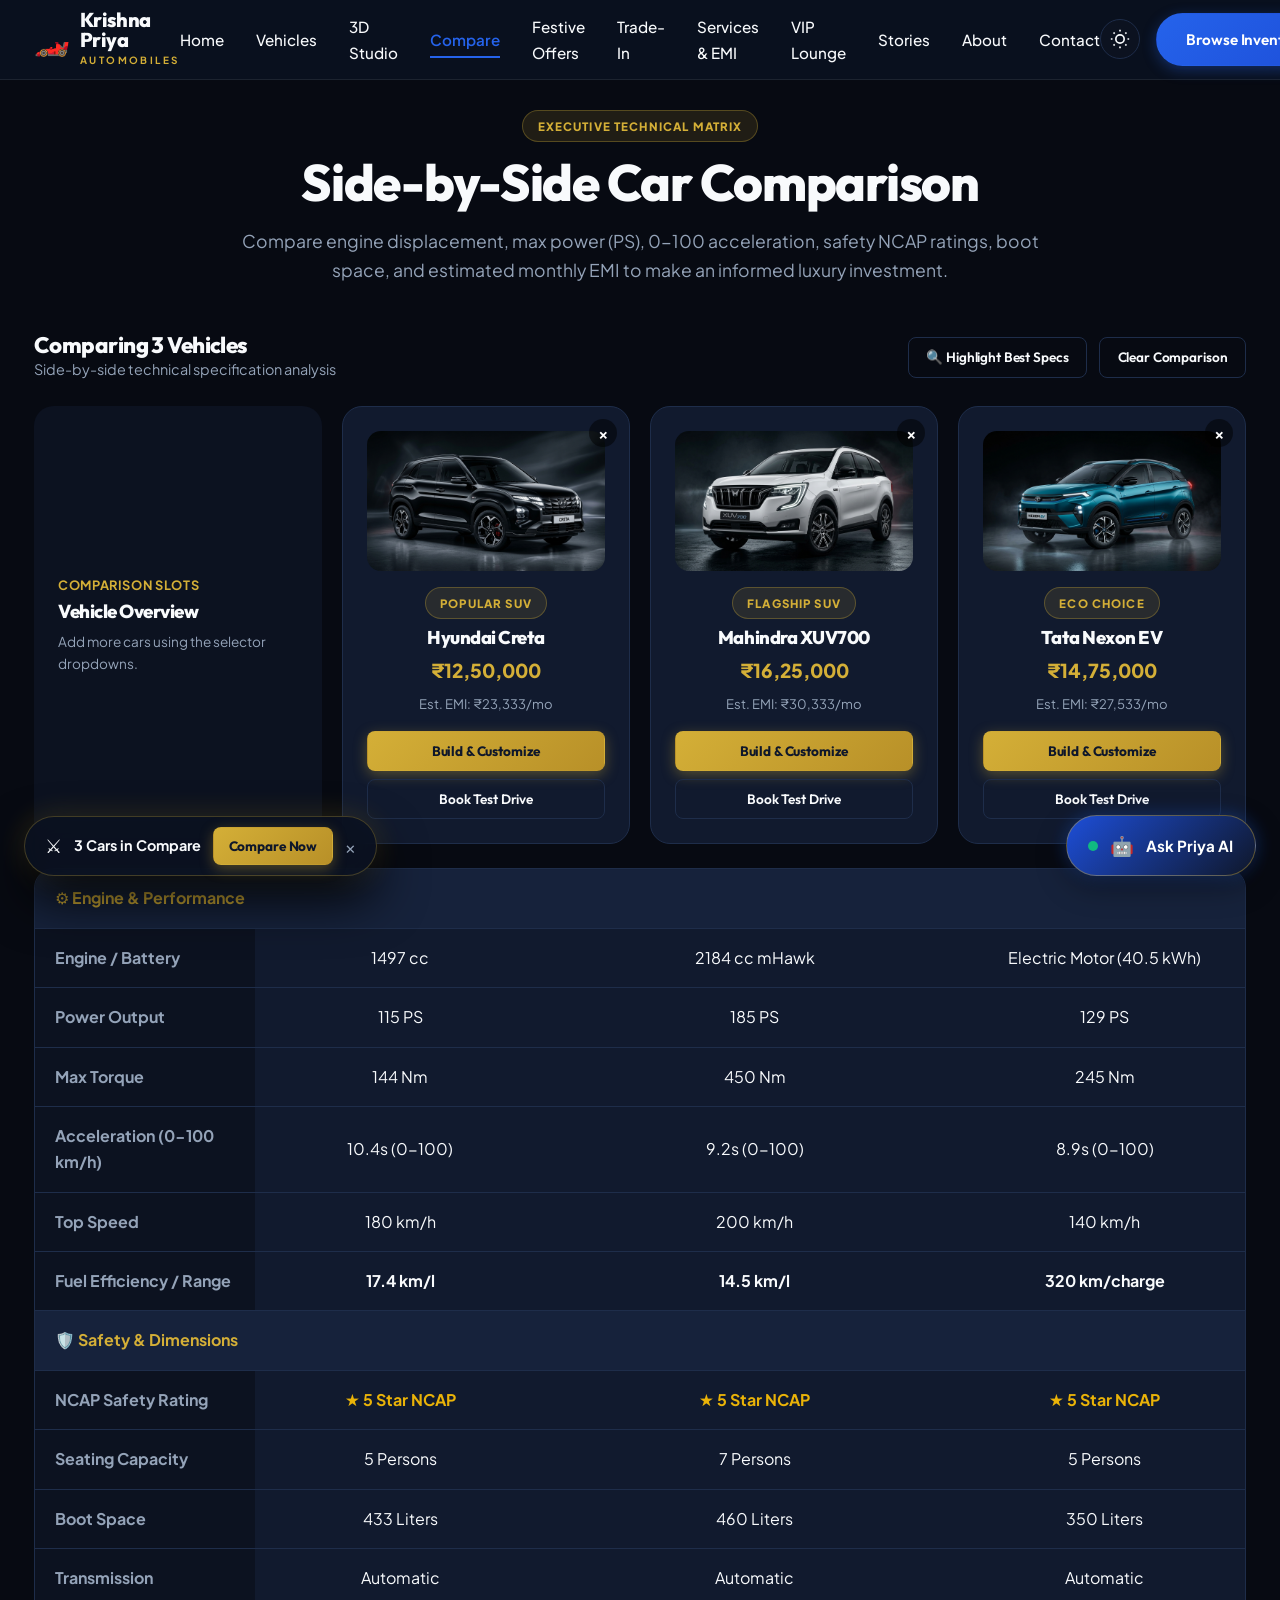
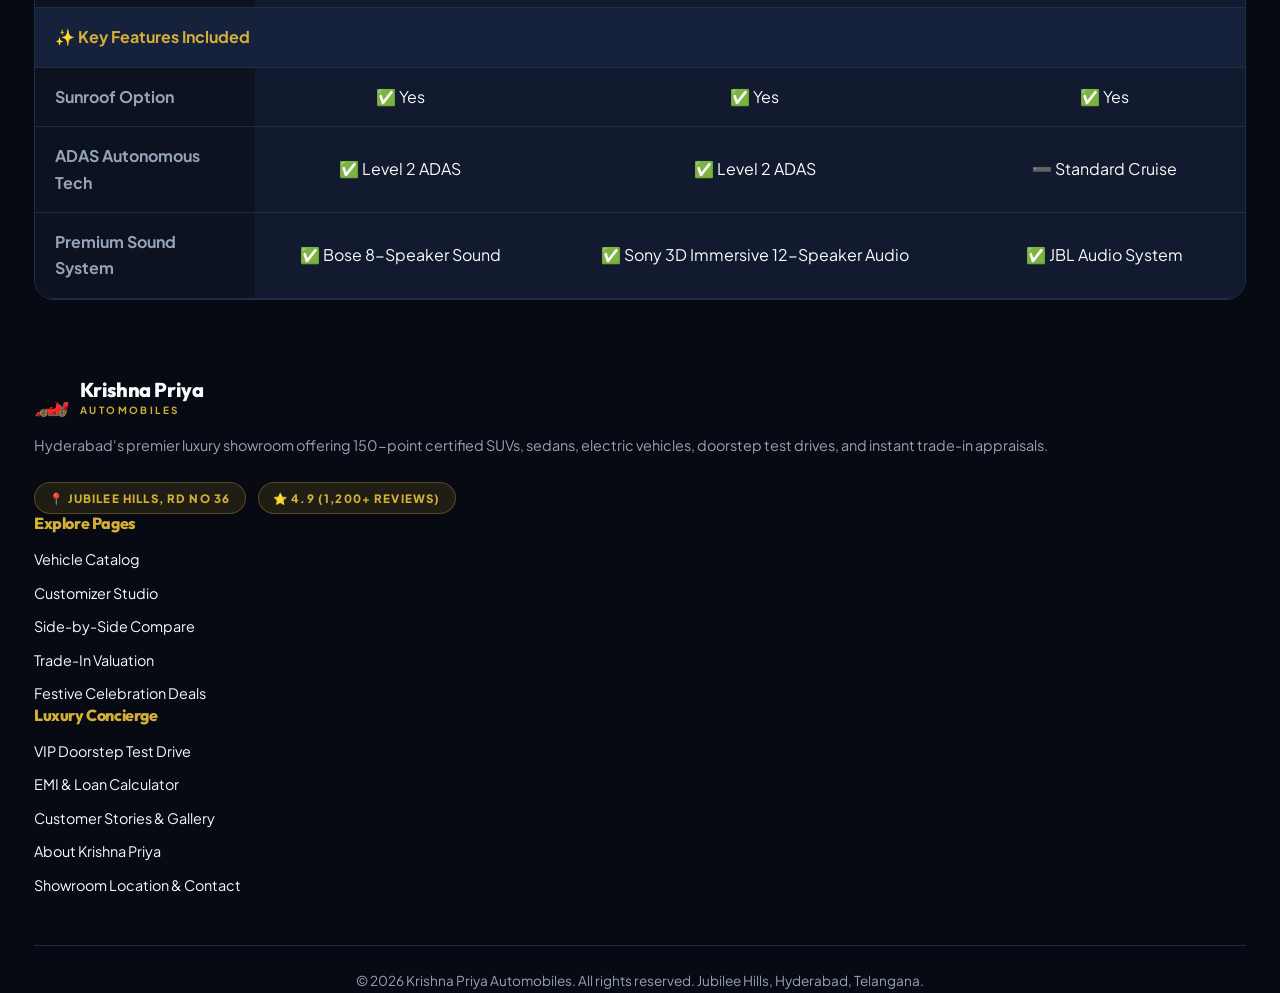
<file: compare.html>
<!DOCTYPE html>
<html lang="en" data-theme="dark">
<head>
  <meta charset="UTF-8">
  <meta name="viewport" content="width=device-width, initial-scale=1.0">
  <meta name="description" content="Side-by-Side Luxury Car Spec Comparison - Krishna Priya Automobiles Jubilee Hills Hyderabad. Compare SUVs, Sedans, EVs power, torque, mileage & EMI.">
  <title>Side-by-Side Car Comparison | Krishna Priya Automobiles</title>
  <link rel="preconnect" href="https://fonts.googleapis.com">
  <link rel="preconnect" href="https://fonts.gstatic.com" crossorigin>
  <link href="https://fonts.googleapis.com/css2?family=Cinzel:wght@500;700&family=Outfit:wght@400;500;600;700;800&family=Plus+Jakarta+Sans:wght@300;400;500;600;700;800&display=swap" rel="stylesheet">
  <link rel="stylesheet" href="css/style.css">
  <link rel="stylesheet" href="css/components.css">
  <link rel="stylesheet" href="css/pages.css">
</head>
<body>
  <!-- Preloader -->
  <div class="preloader" id="preloader">
    <div class="preloader-spinner">
      <div class="spinner-ring"></div>
      <span class="preloader-text">Krishna Priya Automobiles</span>
    </div>
  </div>

  <!-- Header Navbar -->
  <header class="navbar" id="navbar">
    <div class="container nav-container">
      <a href="index.html" class="nav-logo">
        <span class="logo-icon">🏎️</span>
        <div class="logo-text">
          <span class="logo-name">Krishna Priya</span>
          <span class="logo-tagline">AUTOMOBILES</span>
        </div>
      </a>
      <nav class="nav-menu" id="navMenu">
        <a href="index.html" class="nav-link">Home</a>
        <a href="vehicles.html" class="nav-link">Vehicles</a>
        <a href="configurator.html" class="nav-link">3D Studio</a>
        <a href="compare.html" class="nav-link active">Compare</a>
        <a href="offers.html" class="nav-link">Festive Offers</a>
        <a href="tradein.html" class="nav-link">Trade-In</a>
        <a href="services.html" class="nav-link">Services & EMI</a>
        <a href="vip-lounge.html" class="nav-link">VIP Lounge</a>
        <a href="testimonials.html" class="nav-link">Stories</a>
        <a href="about.html" class="nav-link">About</a>
        <a href="contact.html" class="nav-link">Contact</a>
      </nav>
      <div class="nav-actions">
        <button class="theme-toggle" id="themeToggle" aria-label="Toggle dark/light theme">
          <svg class="icon-sun" xmlns="http://www.w3.org/2000/svg" width="20" height="20" viewBox="0 0 24 24" fill="none" stroke="currentColor" stroke-width="2"><circle cx="12" cy="12" r="5"/><path d="M12 1v2M12 21v2M4.22 4.22l1.42 1.42M18.36 18.36l1.42 1.42M1 12h2M21 12h2M4.22 19.78l1.42-1.42M18.36 5.64l1.42-1.42"/></svg>
        </button>
        <a href="vehicles.html" class="btn btn-primary nav-cta">Browse Inventory</a>
        <button class="hamburger" id="hamburger" aria-label="Toggle mobile menu">
          <span></span><span></span><span></span>
        </button>
      </div>
    </div>
  </header>

  <main style="padding-top: 110px; padding-bottom: 80px;">
    <div class="container">
      <!-- Page Hero Header -->
      <div style="text-align: center; max-width: 800px; margin: 0 auto 3rem auto;">
        <span class="badge-360" style="margin-bottom:0.75rem; display:inline-block;">EXECUTIVE TECHNICAL MATRIX</span>
        <h1 style="font-size: clamp(2.2rem, 4vw, 3.5rem); font-weight: 800; line-height: 1.1; margin-bottom: 1rem;">Side-by-Side Car Comparison</h1>
        <p style="font-size: 1.1rem; color: var(--clr-text-muted);">Compare engine displacement, max power (PS), 0-100 acceleration, safety NCAP ratings, boot space, and estimated monthly EMI to make an informed luxury investment.</p>
      </div>

      <!-- Container where compare matrix renders dynamically -->
      <div id="compareContainer"></div>
    </div>
  </main>

  <!-- Footer -->
  <footer class="footer">
    <div class="container">
      <div class="footer-grid">
        <div class="footer-brand">
          <a href="index.html" class="nav-logo" style="margin-bottom:1rem; display:inline-flex;">
            <span class="logo-icon">🏎️</span>
            <div class="logo-text">
              <span class="logo-name">Krishna Priya</span>
              <span class="logo-tagline">AUTOMOBILES</span>
            </div>
          </a>
          <p style="color:var(--clr-text-muted); font-size:0.9rem; margin-bottom:1.5rem;">Hyderabad's premier luxury showroom offering 150-point certified SUVs, sedans, electric vehicles, doorstep test drives, and instant trade-in appraisals.</p>
          <div style="display:flex; gap:0.75rem;">
            <span class="badge-360">📍 Jubilee Hills, Rd No 36</span>
            <span class="badge-360">⭐ 4.9 (1,200+ Reviews)</span>
          </div>
        </div>
        <div>
          <h4 style="margin-bottom:1rem; font-weight:800; color:var(--clr-gold);">Explore Pages</h4>
          <ul style="display:flex; flex-direction:column; gap:0.6rem; font-size:0.9rem;">
            <li><a href="vehicles.html">Vehicle Catalog</a></li>
            <li><a href="configurator.html">Customizer Studio</a></li>
            <li><a href="compare.html">Side-by-Side Compare</a></li>
            <li><a href="tradein.html">Trade-In Valuation</a></li>
            <li><a href="offers.html">Festive Celebration Deals</a></li>
          </ul>
        </div>
        <div>
          <h4 style="margin-bottom:1rem; font-weight:800; color:var(--clr-gold);">Luxury Concierge</h4>
          <ul style="display:flex; flex-direction:column; gap:0.6rem; font-size:0.9rem;">
            <li><a href="vip-lounge.html">VIP Doorstep Test Drive</a></li>
            <li><a href="services.html">EMI & Loan Calculator</a></li>
            <li><a href="testimonials.html">Customer Stories & Gallery</a></li>
            <li><a href="about.html">About Krishna Priya</a></li>
            <li><a href="contact.html">Showroom Location & Contact</a></li>
          </ul>
        </div>
      </div>
      <div style="border-top:1px solid var(--clr-border); margin-top:3rem; padding-top:1.5rem; text-align:center; font-size:0.85rem; color:var(--clr-text-muted);">
        © 2026 Krishna Priya Automobiles. All rights reserved. Jubilee Hills, Hyderabad, Telangana.
      </div>
    </div>
  </footer>

  <!-- Scripts -->
  <script src="js/vehicle_images.js"></script>
  <script src="js/vehicles.js"></script>
  <script src="js/main.js"></script>
  <script src="js/assistant.js"></script>
  <script src="js/compare.js"></script>
</body>
</html>
</file>
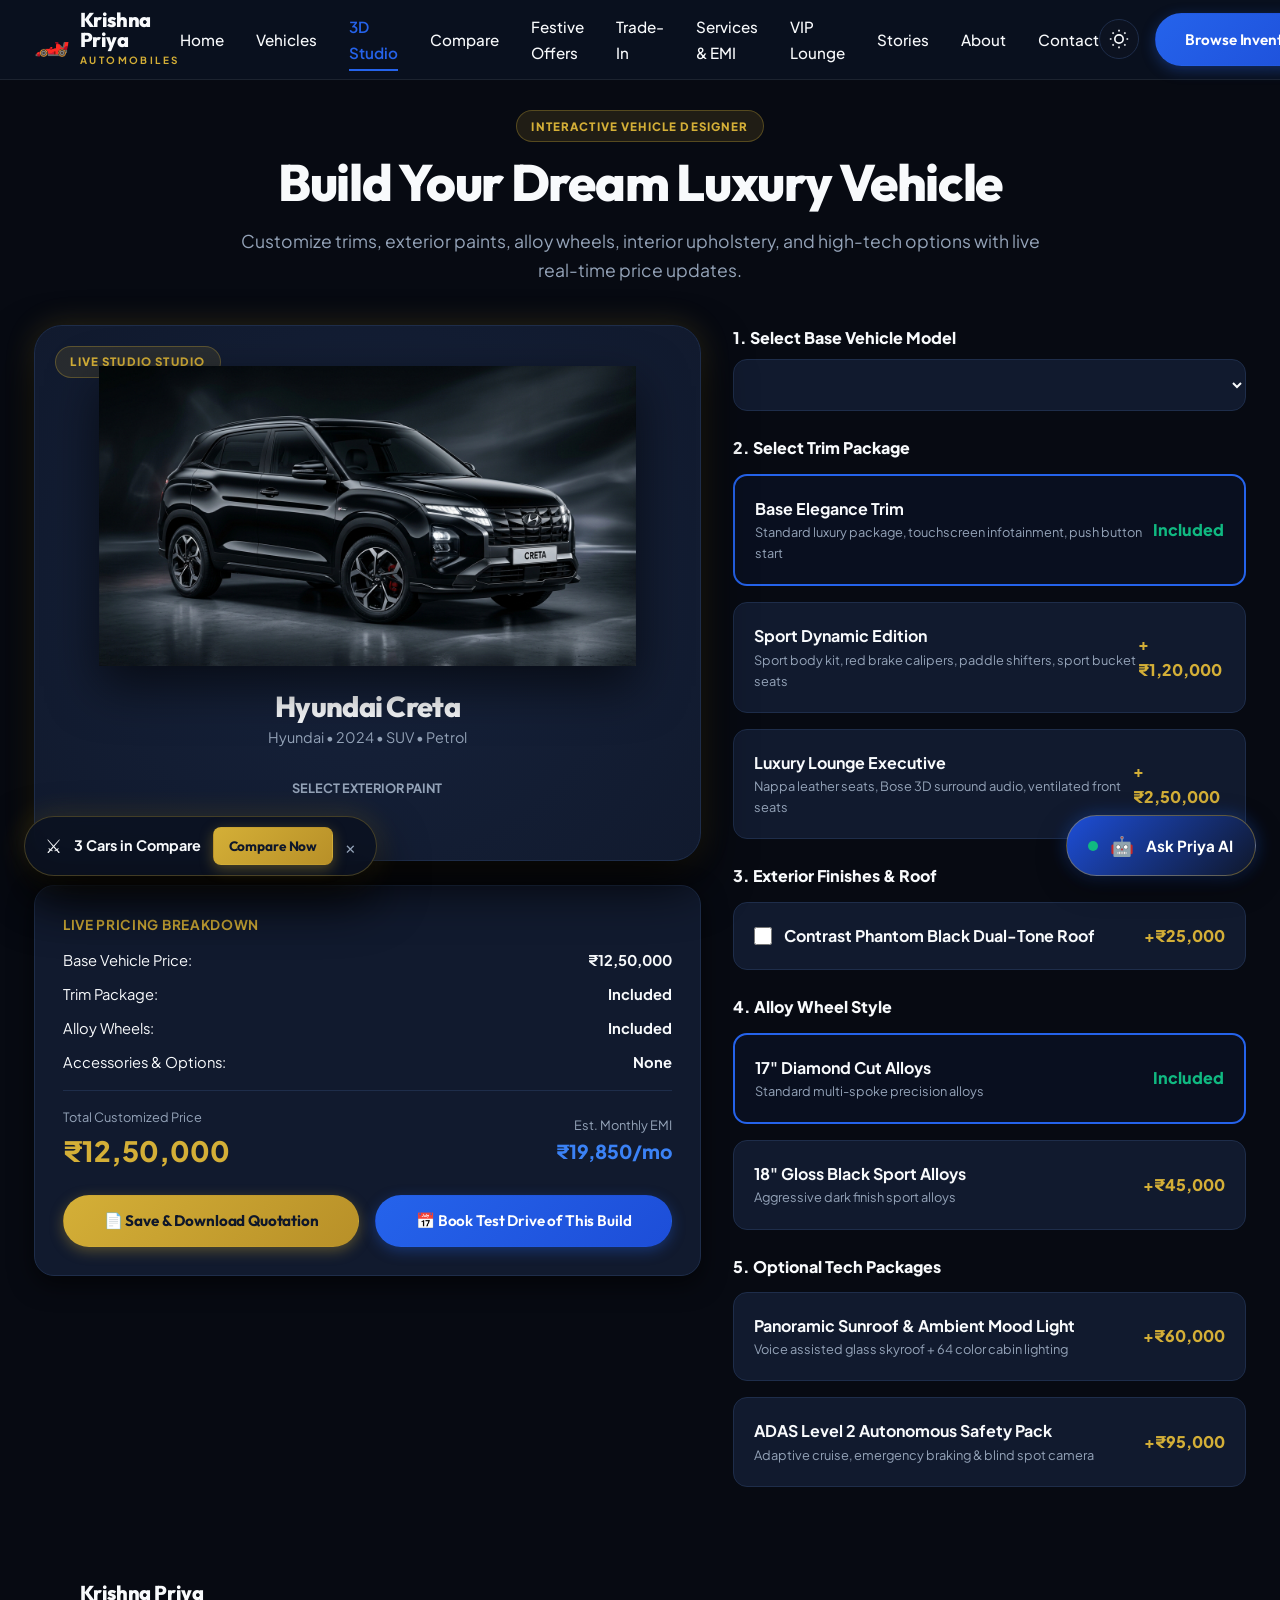
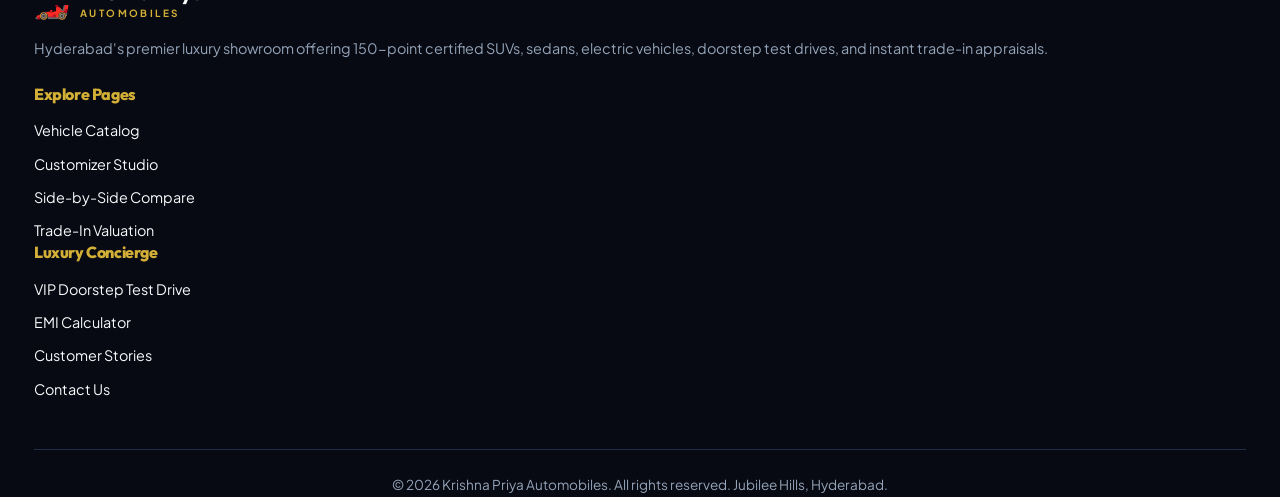
<file: configurator.html>
<!DOCTYPE html>
<html lang="en" data-theme="dark">
<head>
  <meta charset="UTF-8">
  <meta name="viewport" content="width=device-width, initial-scale=1.0">
  <meta name="description" content="3D Customizer Studio & Car Builder - Krishna Priya Automobiles Jubilee Hills Hyderabad. Build your dream car, choose paint, trim, alloys, interior & download instant quotation.">
  <title>3D Customizer Studio & Car Builder | Krishna Priya Automobiles</title>
  <link rel="preconnect" href="https://fonts.googleapis.com">
  <link rel="preconnect" href="https://fonts.gstatic.com" crossorigin>
  <link href="https://fonts.googleapis.com/css2?family=Cinzel:wght@500;700&family=Outfit:wght@400;500;600;700;800&family=Plus+Jakarta+Sans:wght@300;400;500;600;700;800&display=swap" rel="stylesheet">
  <link rel="stylesheet" href="css/style.css">
  <link rel="stylesheet" href="css/components.css">
  <link rel="stylesheet" href="css/pages.css">
</head>
<body>
  <!-- Preloader -->
  <div class="preloader" id="preloader">
    <div class="preloader-spinner">
      <div class="spinner-ring"></div>
      <span class="preloader-text">Krishna Priya Automobiles</span>
    </div>
  </div>

  <!-- Header Navbar -->
  <header class="navbar" id="navbar">
    <div class="container nav-container">
      <a href="index.html" class="nav-logo">
        <span class="logo-icon">🏎️</span>
        <div class="logo-text">
          <span class="logo-name">Krishna Priya</span>
          <span class="logo-tagline">AUTOMOBILES</span>
        </div>
      </a>
      <nav class="nav-menu" id="navMenu">
        <a href="index.html" class="nav-link">Home</a>
        <a href="vehicles.html" class="nav-link">Vehicles</a>
        <a href="configurator.html" class="nav-link active">3D Studio</a>
        <a href="compare.html" class="nav-link">Compare</a>
        <a href="offers.html" class="nav-link">Festive Offers</a>
        <a href="tradein.html" class="nav-link">Trade-In</a>
        <a href="services.html" class="nav-link">Services & EMI</a>
        <a href="vip-lounge.html" class="nav-link">VIP Lounge</a>
        <a href="testimonials.html" class="nav-link">Stories</a>
        <a href="about.html" class="nav-link">About</a>
        <a href="contact.html" class="nav-link">Contact</a>
      </nav>
      <div class="nav-actions">
        <button class="theme-toggle" id="themeToggle" aria-label="Toggle dark/light theme">
          <svg class="icon-sun" xmlns="http://www.w3.org/2000/svg" width="20" height="20" viewBox="0 0 24 24" fill="none" stroke="currentColor" stroke-width="2"><circle cx="12" cy="12" r="5"/><path d="M12 1v2M12 21v2M4.22 4.22l1.42 1.42M18.36 18.36l1.42 1.42M1 12h2M21 12h2M4.22 19.78l1.42-1.42M18.36 5.64l1.42-1.42"/></svg>
        </button>
        <a href="vehicles.html" class="btn btn-primary nav-cta">Browse Inventory</a>
        <button class="hamburger" id="hamburger" aria-label="Toggle mobile menu">
          <span></span><span></span><span></span>
        </button>
      </div>
    </div>
  </header>

  <main style="padding-top: 110px; padding-bottom: 80px;">
    <div class="container">
      <!-- Studio Header -->
      <div style="text-align: center; max-width: 800px; margin: 0 auto 2.5rem auto;">
        <span class="badge-360" style="margin-bottom:0.75rem; display:inline-block;">INTERACTIVE VEHICLE DESIGNER</span>
        <h1 style="font-size: clamp(2.2rem, 4vw, 3.5rem); font-weight: 800; line-height: 1.1; margin-bottom: 1rem;">Build Your Dream Luxury Vehicle</h1>
        <p style="font-size: 1.1rem; color: var(--clr-text-muted);">Customize trims, exterior paints, alloy wheels, interior upholstery, and high-tech options with live real-time price updates.</p>
      </div>

      <!-- Configurator Studio Workspace -->
      <div class="configurator-workspace">
        <!-- Left: Interactive Canvas Showcase -->
        <div>
          <div class="configurator-preview-card">
            <span class="badge-360" style="position:absolute; top:20px; left:20px;">LIVE STUDIO STUDIO</span>
            <img id="configuratorCarImage" class="car-display-canvas" src="images/car_creta.jpg" alt="Selected Car">

            <div style="text-align:center; margin-top:1.5rem;">
              <h2 id="configuratorCarName" style="font-size:1.8rem; font-weight:800; margin-bottom:0.2rem;">Hyundai Creta</h2>
              <p id="configuratorCarTagline" style="font-size:0.9rem; color:var(--clr-text-muted);">Hyundai • 2024 • SUV • Petrol</p>
            </div>

            <!-- Color Swatches -->
            <div style="margin-top:1.5rem; text-align:center;">
              <span style="font-size:0.8rem; font-weight:700; color:var(--clr-text-muted); text-transform:uppercase;">Select Exterior Paint</span>
              <div class="color-swatch-group" id="colorSwatchesContainer" style="justify-content:center;"></div>
            </div>
          </div>

          <!-- Price & EMI Summary Box -->
          <div style="margin-top:1.5rem; background:var(--clr-surface); border:1px solid var(--clr-border); border-radius:var(--radius-lg); padding:1.75rem; box-shadow:var(--shadow-md);">
            <div style="font-size:0.85rem; font-weight:700; color:var(--clr-gold); text-transform:uppercase; letter-spacing:0.05em; margin-bottom:0.75rem;">LIVE PRICING BREAKDOWN</div>
            
            <div style="display:flex; flex-direction:column; gap:0.6rem; font-size:0.92rem;">
              <div style="display:flex; justify-content:space-between;"><span>Base Vehicle Price:</span><strong id="summaryBasePrice">₹12,50,000</strong></div>
              <div style="display:flex; justify-content:space-between;"><span>Trim Package:</span><strong id="summaryTrimPrice">Included</strong></div>
              <div style="display:flex; justify-content:space-between;"><span>Alloy Wheels:</span><strong id="summaryWheelPrice">Included</strong></div>
              <div style="display:flex; justify-content:space-between;"><span>Accessories & Options:</span><strong id="summaryAddonsPrice">None</strong></div>
            </div>

            <div style="border-top:1px solid var(--clr-border); margin-top:1rem; padding-top:1rem; display:flex; justify-content:space-between; align-items:center;">
              <div>
                <div style="font-size:0.8rem; color:var(--clr-text-muted);">Total Customized Price</div>
                <div id="summaryTotalPrice" style="font-size:1.75rem; font-weight:800; color:var(--clr-gold);">₹12,50,000</div>
              </div>
              <div style="text-align:right;">
                <div style="font-size:0.8rem; color:var(--clr-text-muted);">Est. Monthly EMI</div>
                <div id="summaryTotalEMI" style="font-size:1.2rem; font-weight:800; color:var(--clr-blue-light);">₹19,850/mo</div>
              </div>
            </div>

            <div style="margin-top:1.25rem; display:flex; gap:1rem; flex-wrap:wrap;">
              <button onclick="saveConfigurationQuote()" class="btn btn-gold" style="flex:1;">📄 Save & Download Quotation</button>
              <a href="vip-lounge.html" class="btn btn-primary" style="flex:1;">📅 Book Test Drive of This Build</a>
            </div>
          </div>
        </div>

        <!-- Right: Studio Controls -->
        <div>
          <!-- Step 1: Select Model -->
          <div style="margin-bottom:1.5rem;">
            <label style="display:block; font-weight:800; font-size:1rem; margin-bottom:0.5rem;">1. Select Base Vehicle Model</label>
            <select id="modelSelect" class="form-control" style="width:100%; padding:0.85rem 1.25rem; border-radius:var(--radius-md); border:1px solid var(--clr-border); background:var(--clr-surface); color:var(--clr-text); font-weight:700; font-size:1rem;">
            </select>
          </div>

          <!-- Step 2: Trim Selection -->
          <div style="margin-bottom:1.5rem;">
            <label style="display:block; font-weight:800; font-size:1rem; margin-bottom:0.75rem;">2. Select Trim Package</label>
            
            <div class="option-select-card trim-card active" onclick="selectTrim('Base Elegance', 0)">
              <div>
                <strong style="font-size:1rem;">Base Elegance Trim</strong>
                <p style="font-size:0.8rem; color:var(--clr-text-muted);">Standard luxury package, touchscreen infotainment, push button start</p>
              </div>
              <div style="font-weight:800; color:var(--clr-green);">Included</div>
            </div>

            <div class="option-select-card trim-card" onclick="selectTrim('Sport Dynamic', 120000)">
              <div>
                <strong style="font-size:1rem;">Sport Dynamic Edition</strong>
                <p style="font-size:0.8rem; color:var(--clr-text-muted);">Sport body kit, red brake calipers, paddle shifters, sport bucket seats</p>
              </div>
              <div style="font-weight:800; color:var(--clr-gold);">+₹1,20,000</div>
            </div>

            <div class="option-select-card trim-card" onclick="selectTrim('Luxury Lounge Executive', 250000)">
              <div>
                <strong style="font-size:1rem;">Luxury Lounge Executive</strong>
                <p style="font-size:0.8rem; color:var(--clr-text-muted);">Nappa leather seats, Bose 3D surround audio, ventilated front seats</p>
              </div>
              <div style="font-weight:800; color:var(--clr-gold);">+₹2,50,000</div>
            </div>
          </div>

          <!-- Step 3: Exterior Features -->
          <div style="margin-bottom:1.5rem;">
            <label style="display:block; font-weight:800; font-size:1rem; margin-bottom:0.75rem;">3. Exterior Finishes & Roof</label>
            <div class="option-select-card" style="cursor:default;">
              <div style="display:flex; align-items:center; gap:0.75rem;">
                <input type="checkbox" id="dualToneCheck" onchange="toggleDualToneRoof(this)" style="width:18px; height:18px; cursor:pointer;">
                <label for="dualToneCheck" style="cursor:pointer; font-weight:700;">Contrast Phantom Black Dual-Tone Roof</label>
              </div>
              <div style="font-weight:800; color:var(--clr-gold);">+₹25,000</div>
            </div>
          </div>

          <!-- Step 4: Alloy Wheels -->
          <div style="margin-bottom:1.5rem;">
            <label style="display:block; font-weight:800; font-size:1rem; margin-bottom:0.75rem;">4. Alloy Wheel Style</label>
            
            <div class="option-select-card wheel-card active" onclick="selectWheels('17 Diamond Cut', 0)">
              <div>
                <strong>17" Diamond Cut Alloys</strong>
                <p style="font-size:0.8rem; color:var(--clr-text-muted);">Standard multi-spoke precision alloys</p>
              </div>
              <div style="font-weight:800; color:var(--clr-green);">Included</div>
            </div>

            <div class="option-select-card wheel-card" onclick="selectWheels('18 Gloss Black Sport', 45000)">
              <div>
                <strong>18" Gloss Black Sport Alloys</strong>
                <p style="font-size:0.8rem; color:var(--clr-text-muted);">Aggressive dark finish sport alloys</p>
              </div>
              <div style="font-weight:800; color:var(--clr-gold);">+₹45,000</div>
            </div>
          </div>

          <!-- Step 5: Technology Packages -->
          <div>
            <label style="display:block; font-weight:800; font-size:1rem; margin-bottom:0.75rem;">5. Optional Tech Packages</label>

            <div class="option-select-card" onclick="toggleAddon('Panoramic Skyroof Package', 60000, this)">
              <div>
                <strong>Panoramic Sunroof & Ambient Mood Light</strong>
                <p style="font-size:0.8rem; color:var(--clr-text-muted);">Voice assisted glass skyroof + 64 color cabin lighting</p>
              </div>
              <div style="font-weight:800; color:var(--clr-gold);">+₹60,000</div>
            </div>

            <div class="option-select-card" onclick="toggleAddon('ADAS Autonomous Tech', 95000, this)">
              <div>
                <strong>ADAS Level 2 Autonomous Safety Pack</strong>
                <p style="font-size:0.8rem; color:var(--clr-text-muted);">Adaptive cruise, emergency braking & blind spot camera</p>
              </div>
              <div style="font-weight:800; color:var(--clr-gold);">+₹95,000</div>
            </div>
          </div>
        </div>
      </div>
    </div>
  </main>

  <!-- Footer -->
  <footer class="footer">
    <div class="container">
      <div class="footer-grid">
        <div class="footer-brand">
          <a href="index.html" class="nav-logo" style="margin-bottom:1rem; display:inline-flex;">
            <span class="logo-icon">🏎️</span>
            <div class="logo-text">
              <span class="logo-name">Krishna Priya</span>
              <span class="logo-tagline">AUTOMOBILES</span>
            </div>
          </a>
          <p style="color:var(--clr-text-muted); font-size:0.9rem; margin-bottom:1.5rem;">Hyderabad's premier luxury showroom offering 150-point certified SUVs, sedans, electric vehicles, doorstep test drives, and instant trade-in appraisals.</p>
        </div>
        <div>
          <h4 style="margin-bottom:1rem; font-weight:800; color:var(--clr-gold);">Explore Pages</h4>
          <ul style="display:flex; flex-direction:column; gap:0.6rem; font-size:0.9rem;">
            <li><a href="vehicles.html">Vehicle Catalog</a></li>
            <li><a href="configurator.html">Customizer Studio</a></li>
            <li><a href="compare.html">Side-by-Side Compare</a></li>
            <li><a href="tradein.html">Trade-In Valuation</a></li>
          </ul>
        </div>
        <div>
          <h4 style="margin-bottom:1rem; font-weight:800; color:var(--clr-gold);">Luxury Concierge</h4>
          <ul style="display:flex; flex-direction:column; gap:0.6rem; font-size:0.9rem;">
            <li><a href="vip-lounge.html">VIP Doorstep Test Drive</a></li>
            <li><a href="services.html">EMI Calculator</a></li>
            <li><a href="testimonials.html">Customer Stories</a></li>
            <li><a href="contact.html">Contact Us</a></li>
          </ul>
        </div>
      </div>
      <div style="border-top:1px solid var(--clr-border); margin-top:3rem; padding-top:1.5rem; text-align:center; font-size:0.85rem; color:var(--clr-text-muted);">
        © 2026 Krishna Priya Automobiles. All rights reserved. Jubilee Hills, Hyderabad.
      </div>
    </div>
  </footer>

  <!-- Scripts -->
  <script src="js/vehicle_images.js"></script>
  <script src="js/vehicles.js"></script>
  <script src="js/main.js"></script>
  <script src="js/assistant.js"></script>
  <script src="js/configurator.js"></script>
</body>
</html>
</file>
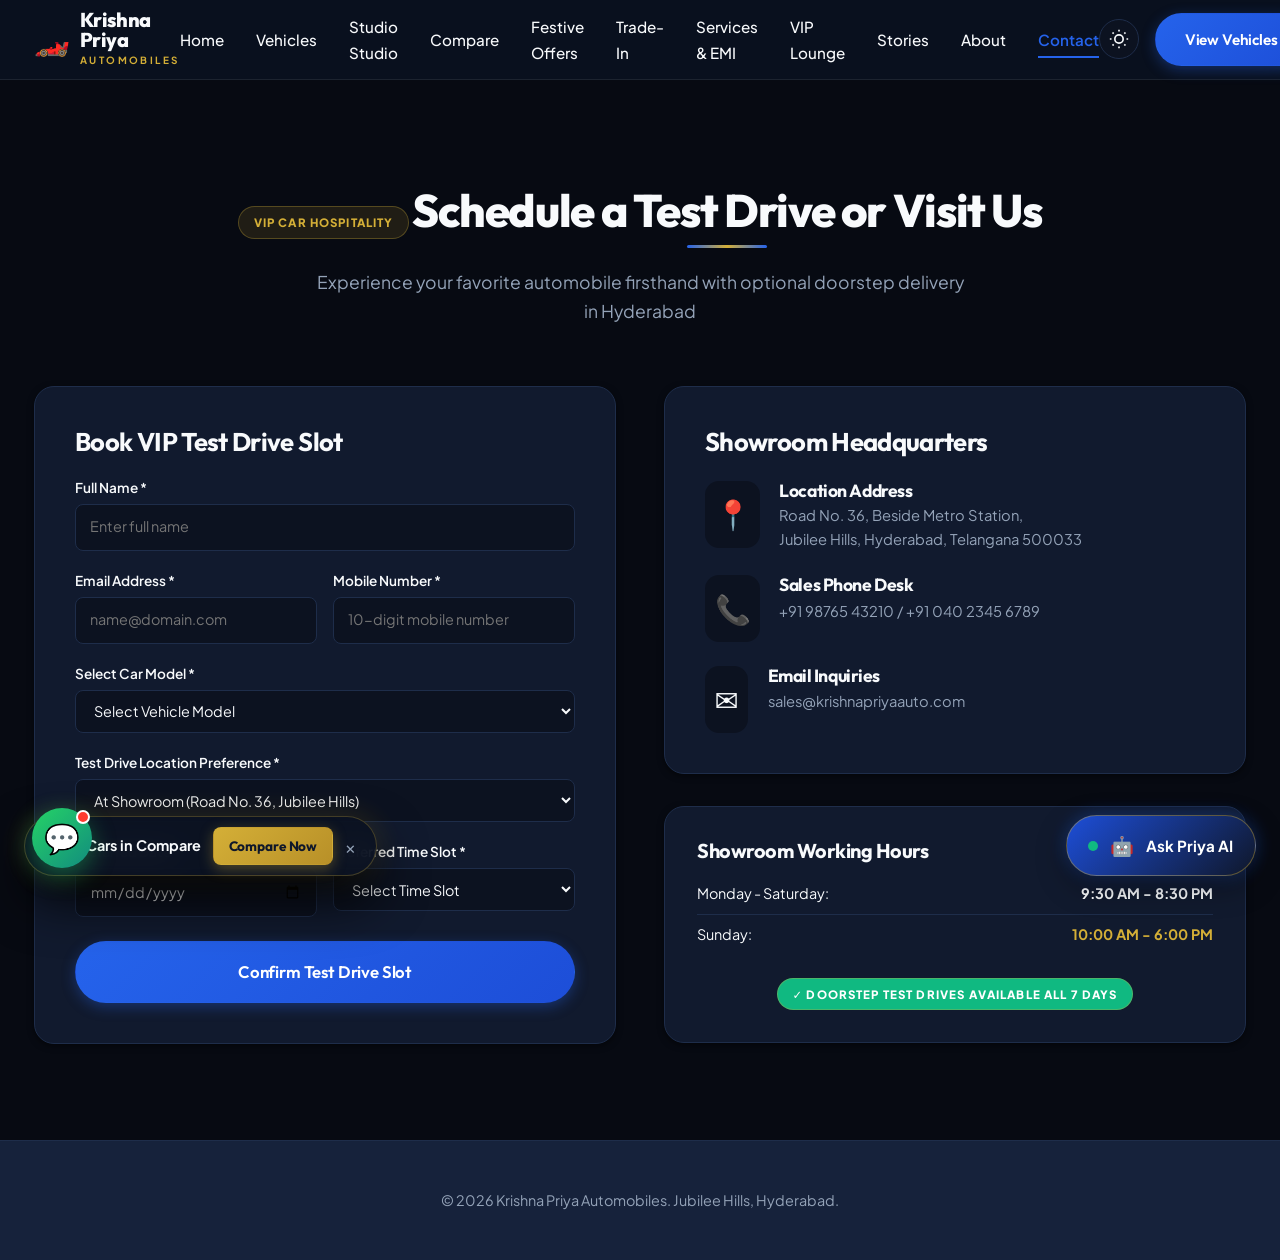
<file: contact.html>
<!DOCTYPE html>
<html lang="en" data-theme="dark">
<head>
  <meta charset="UTF-8">
  <meta name="viewport" content="width=device-width, initial-scale=1.0">
  <meta name="description" content="Contact Us & Book VIP Doorstep Test Drive | Krishna Priya Automobiles Jubilee Hills Hyderabad">
  <title>Contact Us & Book Test Drive | Krishna Priya Automobiles</title>
  <link rel="preconnect" href="https://fonts.googleapis.com">
  <link rel="preconnect" href="https://fonts.gstatic.com" crossorigin>
  <link href="https://fonts.googleapis.com/css2?family=Cinzel:wght@500;700&family=Outfit:wght@400;500;600;700;800&family=Plus+Jakarta+Sans:wght@300;400;500;600;700;800&display=swap" rel="stylesheet">
  <link rel="stylesheet" href="css/style.css">
  <link rel="stylesheet" href="css/components.css">
  <link rel="stylesheet" href="css/pages.css">
</head>
<body>
  <!-- Preloader -->
  <div class="preloader" id="preloader">
    <div class="preloader-spinner">
      <div class="spinner-ring"></div>
      <span class="preloader-text">Krishna Priya Automobiles</span>
    </div>
  </div>

  <!-- Navbar -->
  <header class="navbar" id="navbar">
    <div class="container nav-container">
      <a href="index.html" class="nav-logo">
        <span class="logo-icon">🏎️</span>
        <div class="logo-text">
          <span class="logo-name">Krishna Priya</span>
          <span class="logo-tagline">AUTOMOBILES</span>
        </div>
      </a>
      <nav class="nav-menu" id="navMenu">
        <a href="index.html" class="nav-link">Home</a>
        <a href="vehicles.html" class="nav-link">Vehicles</a>
        <a href="configurator.html" class="nav-link">Studio Studio</a>
        <a href="compare.html" class="nav-link">Compare</a>
        <a href="offers.html" class="nav-link">Festive Offers</a>
        <a href="tradein.html" class="nav-link">Trade-In</a>
        <a href="services.html" class="nav-link">Services & EMI</a>
        <a href="vip-lounge.html" class="nav-link">VIP Lounge</a>
        <a href="testimonials.html" class="nav-link">Stories</a>
        <a href="about.html" class="nav-link">About</a>
        <a href="contact.html" class="nav-link active">Contact</a>
      </nav>
      <div class="nav-actions">
        <button class="theme-toggle" id="themeToggle" aria-label="Toggle theme">
          <svg class="icon-sun" xmlns="http://www.w3.org/2000/svg" width="20" height="20" viewBox="0 0 24 24" fill="none" stroke="currentColor" stroke-width="2"><circle cx="12" cy="12" r="5"/><path d="M12 1v2M12 21v2M4.22 4.22l1.42 1.42M18.36 18.36l1.42 1.42M1 12h2M21 12h2M4.22 19.78l1.42-1.42M18.36 5.64l1.42-1.42"/></svg>
        </button>
        <a href="vehicles.html" class="btn btn-primary nav-cta">View Vehicles</a>
        <button class="hamburger" id="hamburger" aria-label="Toggle menu">
          <span></span><span></span><span></span>
        </button>
      </div>
    </div>
  </header>

  <main style="padding-top: 5.5rem;">
    <section class="section">
      <div class="container">
        <div class="section-header">
          <span class="badge-360" style="color:var(--clr-gold);">VIP CAR HOSPITALITY</span>
          <h1 class="section-title">Schedule a Test Drive or Visit Us</h1>
          <p class="section-subtitle">Experience your favorite automobile firsthand with optional doorstep delivery in Hyderabad</p>
        </div>

        <div class="grid grid-2" style="gap:3rem; align-items:start;">
          <!-- Test Drive Form Card -->
          <div class="card" style="padding:2.5rem;">
            <h2 style="font-size:1.6rem; margin-bottom:1.25rem;">Book VIP Test Drive Slot</h2>
            <form id="testDriveForm" onsubmit="handleTestDriveSubmit(event)">
              <div style="margin-bottom:1.2rem;">
                <label style="display:block; font-size:0.85rem; font-weight:600; margin-bottom:0.3rem;">Full Name *</label>
                <input type="text" id="tdName" class="filter-input" placeholder="Enter full name" required>
              </div>

              <div style="display:grid; grid-template-columns:1fr 1fr; gap:1rem; margin-bottom:1.2rem;">
                <div>
                  <label style="display:block; font-size:0.85rem; font-weight:600; margin-bottom:0.3rem;">Email Address *</label>
                  <input type="email" id="tdEmail" class="filter-input" placeholder="name@domain.com" required>
                </div>
                <div>
                  <label style="display:block; font-size:0.85rem; font-weight:600; margin-bottom:0.3rem;">Mobile Number *</label>
                  <input type="tel" id="tdPhone" class="filter-input" placeholder="10-digit mobile number" required pattern="[0-9]{10}">
                </div>
              </div>

              <div style="margin-bottom:1.2rem;">
                <label style="display:block; font-size:0.85rem; font-weight:600; margin-bottom:0.3rem;">Select Car Model *</label>
                <select id="tdVehicle" class="filter-select" required>
                  <option value="">Select Vehicle Model</option>
                  <option>Hyundai Creta</option>
                  <option>Tata Nexon EV</option>
                  <option>Mahindra XUV700</option>
                  <option>Honda City</option>
                  <option>Kia Seltos</option>
                  <option>Tata Harrier</option>
                  <option>Mahindra Scorpio N</option>
                  <option>Toyota Innova Hycross</option>
                  <option>Maruti Suzuki Swift</option>
                  <option>Hyundai Tucson</option>
                  <option>BMW 3 Series Gran Limousine</option>
                </select>
              </div>

              <div style="margin-bottom:1.2rem;">
                <label style="display:block; font-size:0.85rem; font-weight:600; margin-bottom:0.3rem;">Test Drive Location Preference *</label>
                <select id="tdLocation" class="filter-select" required>
                  <option value="Showroom">At Showroom (Road No. 36, Jubilee Hills)</option>
                  <option value="Doorstep">Doorstep Test Drive (At My Home / Office Address)</option>
                </select>
              </div>

              <div style="display:grid; grid-template-columns:1fr 1fr; gap:1rem; margin-bottom:1.5rem;">
                <div>
                  <label style="display:block; font-size:0.85rem; font-weight:600; margin-bottom:0.3rem;">Preferred Date *</label>
                  <input type="date" id="tdDate" class="filter-input" required>
                </div>
                <div>
                  <label style="display:block; font-size:0.85rem; font-weight:600; margin-bottom:0.3rem;">Preferred Time Slot *</label>
                  <select id="tdTime" class="filter-select" required>
                    <option value="">Select Time Slot</option>
                    <option>10:00 AM - 12:00 PM</option>
                    <option>12:00 PM - 02:00 PM</option>
                    <option>02:00 PM - 04:00 PM</option>
                    <option>04:00 PM - 06:00 PM</option>
                  </select>
                </div>
              </div>

              <button type="submit" class="btn btn-primary btn-lg" style="width:100%;">Confirm Test Drive Slot</button>
            </form>
          </div>

          <!-- Contact Details Card -->
          <div>
            <div class="card" style="padding:2.5rem; margin-bottom:2rem;">
              <h2 style="font-size:1.6rem; margin-bottom:1.5rem;">Showroom Headquarters</h2>
              
              <div style="display:flex; gap:1.2rem; margin-bottom:1.5rem; align-items:flex-start;">
                <div style="font-size:1.8rem; background:var(--clr-bg-alt); padding:0.6rem; border-radius:var(--radius-md);">📍</div>
                <div>
                  <h4 style="font-size:1.1rem; margin-bottom:0.2rem;">Location Address</h4>
                  <p style="color:var(--clr-text-muted); font-size:0.92rem; line-height:1.6;">
                    Road No. 36, Beside Metro Station,<br>Jubilee Hills, Hyderabad, Telangana 500033
                  </p>
                </div>
              </div>

              <div style="display:flex; gap:1.2rem; margin-bottom:1.5rem; align-items:flex-start;">
                <div style="font-size:1.8rem; background:var(--clr-bg-alt); padding:0.6rem; border-radius:var(--radius-md);">📞</div>
                <div>
                  <h4 style="font-size:1.1rem; margin-bottom:0.2rem;">Sales Phone Desk</h4>
                  <p style="color:var(--clr-text-muted); font-size:0.92rem;">
                    +91 98765 43210 / +91 040 2345 6789
                  </p>
                </div>
              </div>

              <div style="display:flex; gap:1.2rem; align-items:flex-start;">
                <div style="font-size:1.8rem; background:var(--clr-bg-alt); padding:0.6rem; border-radius:var(--radius-md);">✉️</div>
                <div>
                  <h4 style="font-size:1.1rem; margin-bottom:0.2rem;">Email Inquiries</h4>
                  <p style="color:var(--clr-text-muted); font-size:0.92rem;">
                    sales@krishnapriyaauto.com
                  </p>
                </div>
              </div>
            </div>

            <!-- Operating Hours Card -->
            <div class="card" style="padding:2rem;">
              <h3 style="font-size:1.25rem; margin-bottom:0.75rem;">Showroom Working Hours</h3>
              <div style="display:flex; justify-content:space-between; padding:0.5rem 0; border-bottom:1px solid var(--clr-border); font-size:0.9rem;">
                <span>Monday - Saturday:</span>
                <strong style="color:var(--clr-text);">9:30 AM - 8:30 PM</strong>
              </div>
              <div style="display:flex; justify-content:space-between; padding:0.5rem 0; font-size:0.9rem;">
                <span>Sunday:</span>
                <strong style="color:var(--clr-gold);">10:00 AM - 6:00 PM</strong>
              </div>
              <div style="margin-top:1rem; padding-top:0.5rem; text-align:center;">
                <span class="badge-360" style="background:var(--clr-green); color:#fff;">✓ Doorstep Test Drives Available All 7 Days</span>
              </div>
            </div>
          </div>
        </div>
      </div>
    </section>
  </main>

  <!-- Test Drive Success Modal -->
  <div class="modal-backdrop" id="testDriveSuccessModal" style="display:none;">
    <div class="modal-container" style="max-width: 450px; text-align: center; padding: 2.5rem 2rem;">
      <span style="font-size: 4rem; display:block; margin-bottom:1rem;">🎉</span>
      <h2 style="font-size:1.75rem; margin-bottom:0.5rem;">Test Drive Slot Booked!</h2>
      <p style="color:var(--clr-text-muted); font-size:0.95rem; margin-bottom:1.75rem;">
        Thank you for booking with Krishna Priya Automobiles. Our executive will call you within 30 minutes to confirm your scheduled slot.
      </p>
      <button onclick="document.getElementById('testDriveSuccessModal').style.display='none';" class="btn btn-primary btn-lg" style="width:100%;">Done</button>
    </div>
  </div>

  <!-- Floating WhatsApp Widget -->
  <div class="wa-widget">
    <div class="wa-fab" id="waFabToggle">
      💬
      <span class="wa-badge-pulse"></span>
    </div>
    <div class="wa-chat-card" id="waChatCard">
      <div class="wa-chat-header">
        <div>
          <div class="wa-chat-header-title">Krishna Priya VIP Support</div>
          <div class="wa-chat-header-sub"><span class="online-dot"></span> Online | Book via WhatsApp</div>
        </div>
        <span style="cursor:pointer; font-size:1.4rem;" id="waChatClose">&times;</span>
      </div>
      <div class="wa-chat-body">
        <div class="wa-chat-bubble">
          👋 Prefer booking your test drive over WhatsApp? Send us your preferred date and model directly!
        </div>
        <a href="https://wa.me/919876543210?text=Hi!%20I%20would%20like%20to%20book%20a%20test%20drive%20for%20a%20car." target="_blank" rel="noopener" class="wa-chat-btn">
          <span>Chat on WhatsApp</span>
        </a>
      </div>
    </div>
  </div>

  <footer style="background: var(--clr-surface-elevated); border-top: 1px solid var(--clr-border); padding: 3rem 0; text-align: center; font-size:0.9rem; color: var(--clr-text-muted);">
    <div class="container">
      <p>© 2026 Krishna Priya Automobiles. Jubilee Hills, Hyderabad.</p>
    </div>
  </footer>

  <script src="js/main.js"></script>
  <script>
    function handleTestDriveSubmit(e) {
      e.preventDefault();
      document.getElementById('testDriveSuccessModal').style.display = 'flex';
      if (typeof window.showToast === 'function') {
        window.showToast('Test drive booking confirmed!', 'success');
      }
      document.getElementById('testDriveForm').reset();
    }
  </script>
  <script src="js/vehicle_images.js"></script>
  <script src="js/vehicles.js"></script>
  <script src="js/forms.js"></script>
  <script src="js/main.js"></script>
  <script src="js/assistant.js"></script>
</body>
</html>
</file>
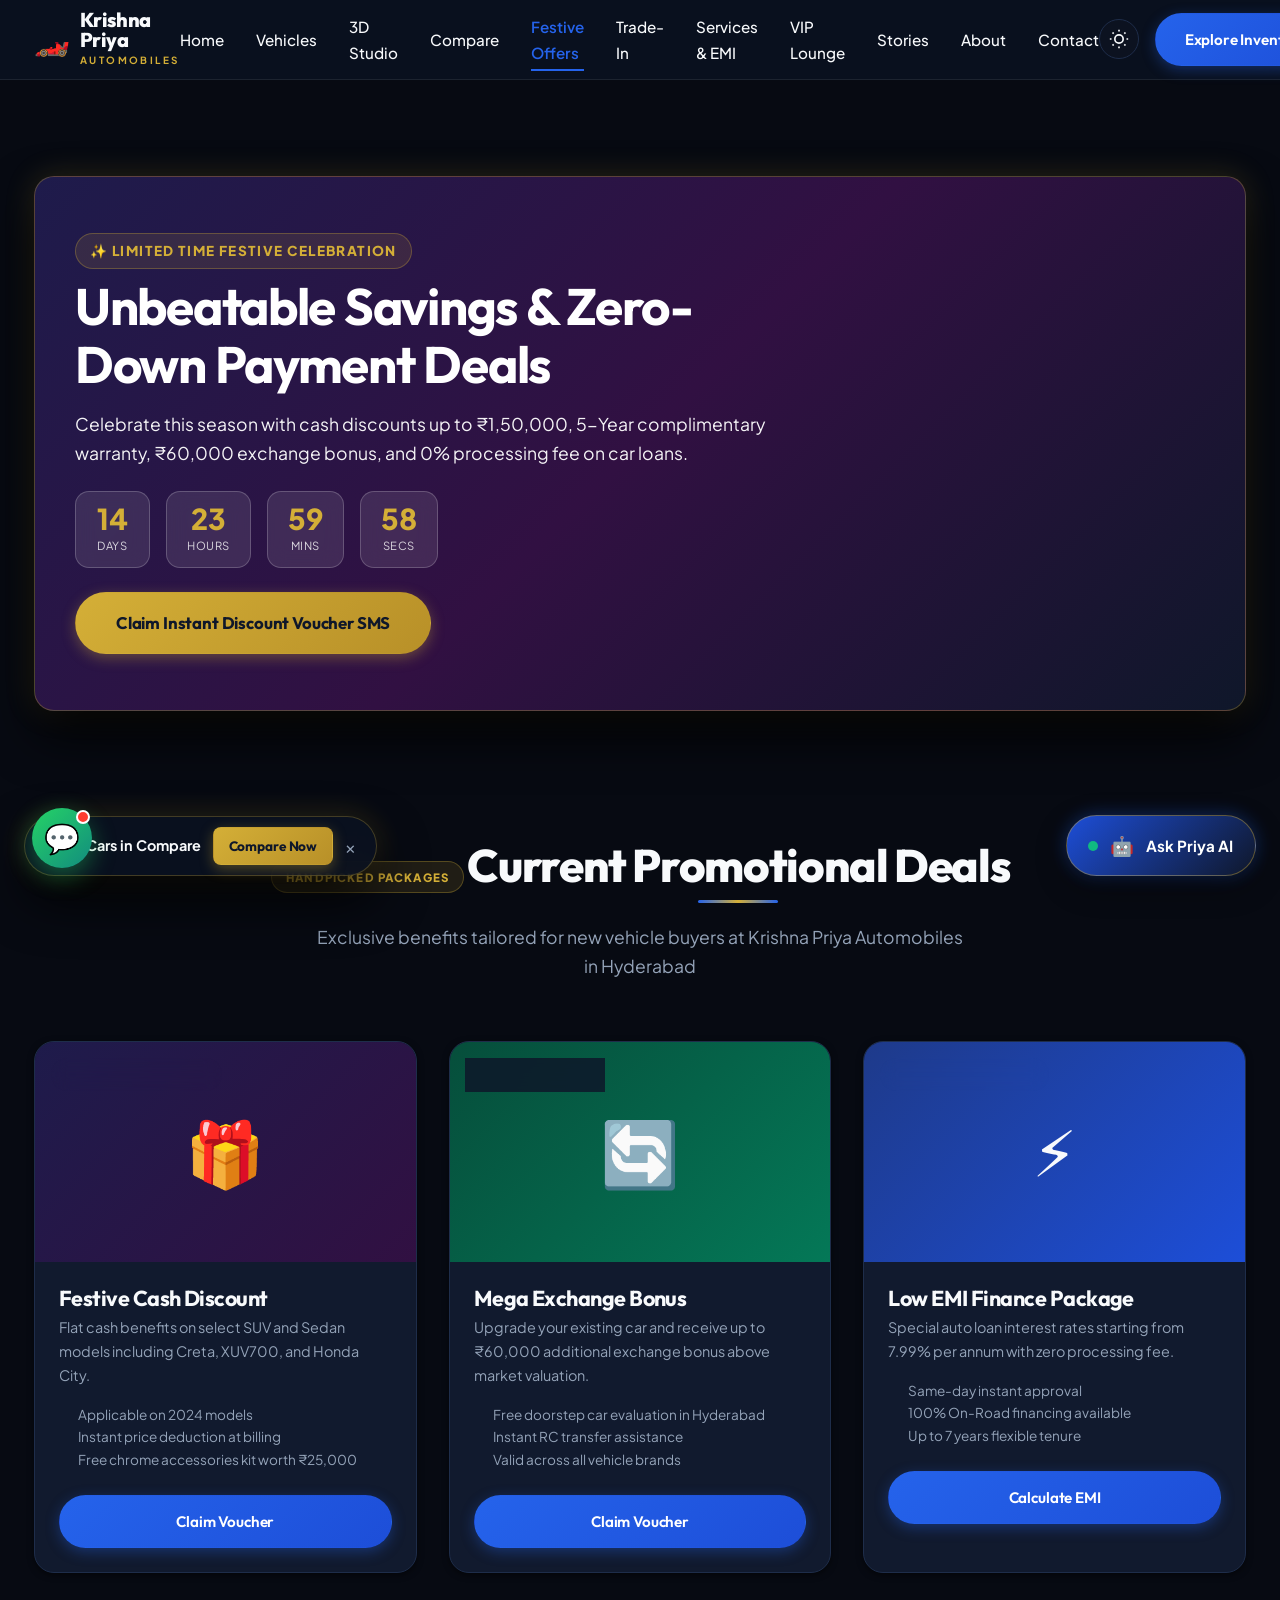
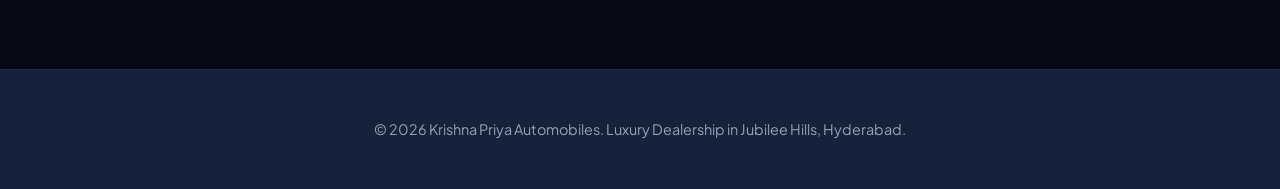
<file: offers.html>
<!DOCTYPE html>
<html lang="en" data-theme="dark">
<head>
  <meta charset="UTF-8">
  <meta name="viewport" content="width=device-width, initial-scale=1.0">
  <meta name="description" content="Exclusive Festive Offers & Car Deals | Krishna Priya Automobiles Hyderabad - Save up to ₹1,50,000 with 0% processing fee and free accessories.">
  <title>Exclusive Festive Deals & Vouchers | Krishna Priya Automobiles</title>
  <link rel="preconnect" href="https://fonts.googleapis.com">
  <link rel="preconnect" href="https://fonts.gstatic.com" crossorigin>
  <link href="https://fonts.googleapis.com/css2?family=Cinzel:wght@500;700&family=Outfit:wght@400;500;600;700;800&family=Plus+Jakarta+Sans:wght@300;400;500;600;700;800&display=swap" rel="stylesheet">
  <link rel="stylesheet" href="css/style.css">
  <link rel="stylesheet" href="css/components.css">
  <link rel="stylesheet" href="css/pages.css">
</head>
<body>
  <!-- Preloader -->
  <div class="preloader" id="preloader">
    <div class="preloader-spinner">
      <div class="spinner-ring"></div>
      <span class="preloader-text">Krishna Priya Automobiles</span>
    </div>
  </div>

  <!-- Navbar -->
  <header class="navbar" id="navbar">
    <div class="container nav-container">
      <a href="index.html" class="nav-logo">
        <span class="logo-icon">🏎️</span>
        <div class="logo-text">
          <span class="logo-name">Krishna Priya</span>
          <span class="logo-tagline">AUTOMOBILES</span>
        </div>
      </a>
      <nav class="nav-menu" id="navMenu">
        <a href="index.html" class="nav-link">Home</a>
        <a href="vehicles.html" class="nav-link">Vehicles</a>
        <a href="configurator.html" class="nav-link">3D Studio</a>
        <a href="compare.html" class="nav-link">Compare</a>
        <a href="offers.html" class="nav-link active">Festive Offers</a>
        <a href="tradein.html" class="nav-link">Trade-In</a>
        <a href="services.html" class="nav-link">Services & EMI</a>
        <a href="vip-lounge.html" class="nav-link">VIP Lounge</a>
        <a href="testimonials.html" class="nav-link">Stories</a>
        <a href="about.html" class="nav-link">About</a>
        <a href="contact.html" class="nav-link">Contact</a>
      </nav>
      <div class="nav-actions">
        <button class="theme-toggle" id="themeToggle" aria-label="Toggle theme">
          <svg class="icon-sun" xmlns="http://www.w3.org/2000/svg" width="20" height="20" viewBox="0 0 24 24" fill="none" stroke="currentColor" stroke-width="2"><circle cx="12" cy="12" r="5"/><path d="M12 1v2M12 21v2M4.22 4.22l1.42 1.42M18.36 18.36l1.42 1.42M1 12h2M21 12h2M4.22 19.78l1.42-1.42M18.36 5.64l1.42-1.42"/></svg>
        </button>
        <a href="vehicles.html" class="btn btn-primary nav-cta">Explore Inventory</a>
        <button class="hamburger" id="hamburger" aria-label="Toggle menu">
          <span></span><span></span><span></span>
        </button>
      </div>
    </div>
  </header>

  <main style="padding-top: 5rem;">
    <!-- Festive Header Banner -->
    <section class="section" style="padding-bottom: 2rem;">
      <div class="container">
        <div class="offer-hero-banner">
          <div style="max-width: 700px; position: relative; z-index: 2;">
            <span class="badge-360" style="font-size:0.85rem; color:var(--clr-gold);">✨ LIMITED TIME FESTIVE CELEBRATION</span>
            <h1 style="font-size: clamp(2.2rem, 4vw, 3.5rem); margin: 0.5rem 0 1rem; color:#fff;">Unbeatable Savings & Zero-Down Payment Deals</h1>
            <p style="font-size: 1.1rem; opacity: 0.95; margin-bottom: 1.5rem; line-height:1.6;">Celebrate this season with cash discounts up to ₹1,50,000, 5-Year complimentary warranty, ₹60,000 exchange bonus, and 0% processing fee on car loans.</p>
            
            <div class="countdown-timer">
              <div class="timer-box"><div class="timer-num" id="offerDays">15</div><div class="timer-lbl">Days</div></div>
              <div class="timer-box"><div class="timer-num" id="offerHours">08</div><div class="timer-lbl">Hours</div></div>
              <div class="timer-box"><div class="timer-num" id="offerMins">45</div><div class="timer-lbl">Mins</div></div>
              <div class="timer-box"><div class="timer-num" id="offerSecs">30</div><div class="timer-lbl">Secs</div></div>
            </div>

            <button onclick="claimOfferModal('Grand Festive Celebration Package')" class="btn btn-gold btn-lg">Claim Instant Discount Voucher SMS</button>
          </div>
        </div>
      </div>
    </section>

    <!-- Active Offers Cards Grid -->
    <section class="section">
      <div class="container">
        <div class="section-header">
          <span class="badge-360" style="color:var(--clr-gold);">HANDPICKED PACKAGES</span>
          <h2 class="section-title">Current Promotional Deals</h2>
          <p class="section-subtitle">Exclusive benefits tailored for new vehicle buyers at Krishna Priya Automobiles in Hyderabad</p>
        </div>

        <div class="grid grid-3">
          <div class="card">
            <div class="card-image" style="background: linear-gradient(135deg, #1e1b4b, #311042); height: 220px; display:flex; align-items:center; justify-content:center;">
              <span style="font-size: 4rem;">🎁</span>
              <span class="card-badge" style="background:var(--clr-gold); color:#000;">Up to ₹1,50,000 OFF</span>
            </div>
            <div class="card-body">
              <h3 class="card-title">Festive Cash Discount</h3>
              <p style="color:var(--clr-text-muted); font-size:0.9rem; margin-bottom:1rem;">Flat cash benefits on select SUV and Sedan models including Creta, XUV700, and Honda City.</p>
              <ul style="font-size:0.85rem; padding-left:1.2rem; margin-bottom:1.5rem; color:var(--clr-text-muted);">
                <li>Applicable on 2024 models</li>
                <li>Instant price deduction at billing</li>
                <li>Free chrome accessories kit worth ₹25,000</li>
              </ul>
              <button onclick="claimOfferModal('Festive Cash Discount')" class="btn btn-primary" style="width:100%;">Claim Voucher</button>
            </div>
          </div>

          <div class="card">
            <div class="card-image" style="background: linear-gradient(135deg, #064e3b, #047857); height: 220px; display:flex; align-items:center; justify-content:center;">
              <span style="font-size: 4rem;">🔄</span>
              <span class="card-badge">₹60,000 Bonus</span>
            </div>
            <div class="card-body">
              <h3 class="card-title">Mega Exchange Bonus</h3>
              <p style="color:var(--clr-text-muted); font-size:0.9rem; margin-bottom:1rem;">Upgrade your existing car and receive up to ₹60,000 additional exchange bonus above market valuation.</p>
              <ul style="font-size:0.85rem; padding-left:1.2rem; margin-bottom:1.5rem; color:var(--clr-text-muted);">
                <li>Free doorstep car evaluation in Hyderabad</li>
                <li>Instant RC transfer assistance</li>
                <li>Valid across all vehicle brands</li>
              </ul>
              <button onclick="claimOfferModal('Mega Exchange Bonus')" class="btn btn-primary" style="width:100%;">Claim Voucher</button>
            </div>
          </div>

          <div class="card">
            <div class="card-image" style="background: linear-gradient(135deg, #1e3a8a, #1d4ed8); height: 220px; display:flex; align-items:center; justify-content:center;">
              <span style="font-size: 4rem;">⚡</span>
              <span class="card-badge" style="background:var(--clr-blue-light);">7.99% Interest Rate</span>
            </div>
            <div class="card-body">
              <h3 class="card-title">Low EMI Finance Package</h3>
              <p style="color:var(--clr-text-muted); font-size:0.9rem; margin-bottom:1rem;">Special auto loan interest rates starting from 7.99% per annum with zero processing fee.</p>
              <ul style="font-size:0.85rem; padding-left:1.2rem; margin-bottom:1.5rem; color:var(--clr-text-muted);">
                <li>Same-day instant approval</li>
                <li>100% On-Road financing available</li>
                <li>Up to 7 years flexible tenure</li>
              </ul>
              <a href="services.html#emiCalc" class="btn btn-primary" style="width:100%; text-align:center;">Calculate EMI</a>
            </div>
          </div>
        </div>
      </div>
    </section>
  </main>

  <!-- Claim Offer Modal -->
  <div class="modal-backdrop" id="claimOfferModal">
    <div class="modal-container" style="max-width: 500px;">
      <div class="modal-header">
        <h3 class="modal-title" id="claimOfferTitle">Claim Festive Offer</h3>
        <span class="modal-close" onclick="closeClaimModal()">&times;</span>
      </div>
      <div class="modal-body">
        <p style="color:var(--clr-text-muted); margin-bottom:1.2rem; font-size:0.9rem;">Fill out your contact details to lock in your festive discount code. Our sales desk will send your SMS voucher code instantly.</p>
        <form onsubmit="handleClaimVoucherSubmit(event)">
          <div style="margin-bottom:1rem;">
            <label style="display:block; font-size:0.85rem; font-weight:600; margin-bottom:0.3rem;">Full Name *</label>
            <input type="text" class="filter-input" placeholder="Enter full name" required>
          </div>
          <div style="margin-bottom:1rem;">
            <label style="display:block; font-size:0.85rem; font-weight:600; margin-bottom:0.3rem;">Mobile Number *</label>
            <input type="tel" class="filter-input" placeholder="10-digit mobile number" required pattern="[0-9]{10}">
          </div>
          <div style="margin-bottom:1.5rem;">
            <label style="display:block; font-size:0.85rem; font-weight:600; margin-bottom:0.3rem;">Interested Vehicle Model *</label>
            <select class="filter-select" required>
              <option value="">Select Car Model</option>
              <option>Hyundai Creta</option>
              <option>Tata Nexon EV</option>
              <option>Mahindra XUV700</option>
              <option>Honda City</option>
              <option>Kia Seltos</option>
              <option>Toyota Innova Hycross</option>
              <option>BMW 3 Series Gran Limousine</option>
            </select>
          </div>
          <button type="submit" class="btn btn-gold" style="width:100%;">Generate Voucher SMS</button>
        </form>
      </div>
    </div>
  </div>

  <!-- Floating WhatsApp Widget -->
  <div class="wa-widget">
    <div class="wa-fab" id="waFabToggle">
      💬
      <span class="wa-badge-pulse"></span>
    </div>
    <div class="wa-chat-card" id="waChatCard">
      <div class="wa-chat-header">
        <div>
          <div class="wa-chat-header-title">Krishna Priya Offers Desk</div>
          <div class="wa-chat-header-sub"><span class="online-dot"></span> Online | Instant Vouchers</div>
        </div>
        <span style="cursor:pointer; font-size:1.4rem;" id="waChatClose">&times;</span>
      </div>
      <div class="wa-chat-body">
        <div class="wa-chat-bubble">
          🎉 Want to know the maximum discount available on your favorite car model? Chat with us directly!
        </div>
        <a href="https://wa.me/919876543210?text=Hi!%20I%20want%20to%20know%20more%20about%20the%20Festive%20Offers%20and%20Discounts." target="_blank" rel="noopener" class="wa-chat-btn">
          <span>Chat on WhatsApp</span>
        </a>
      </div>
    </div>
  </div>

  <footer style="background: var(--clr-surface-elevated); border-top: 1px solid var(--clr-border); padding: 3rem 0; text-align: center; font-size:0.9rem; color: var(--clr-text-muted);">
    <div class="container">
      <p>© 2026 Krishna Priya Automobiles. Luxury Dealership in Jubilee Hills, Hyderabad.</p>
    </div>
  </footer>

  <script src="js/main.js"></script>
  <script src="js/offers.js"></script>
  <script>
    function handleClaimVoucherSubmit(e) {
      e.preventDefault();
      const randomCode = 'KPA-FESTIVE-' + Math.floor(1000 + Math.random() * 9000);
      if (typeof window.showToast === 'function') {
        window.showToast(`Voucher ${randomCode} issued! SMS sent to your mobile number.`, 'success');
      } else {
        alert(`Voucher ${randomCode} issued! SMS sent to your mobile number.`);
      }
      closeClaimModal();
    }
  </script>
  <script src="js/vehicle_images.js"></script>
  <script src="js/vehicles.js"></script>
  <script src="js/main.js"></script>
  <script src="js/assistant.js"></script>
  <script src="js/offers.js"></script>
</body>
</html>
</file>
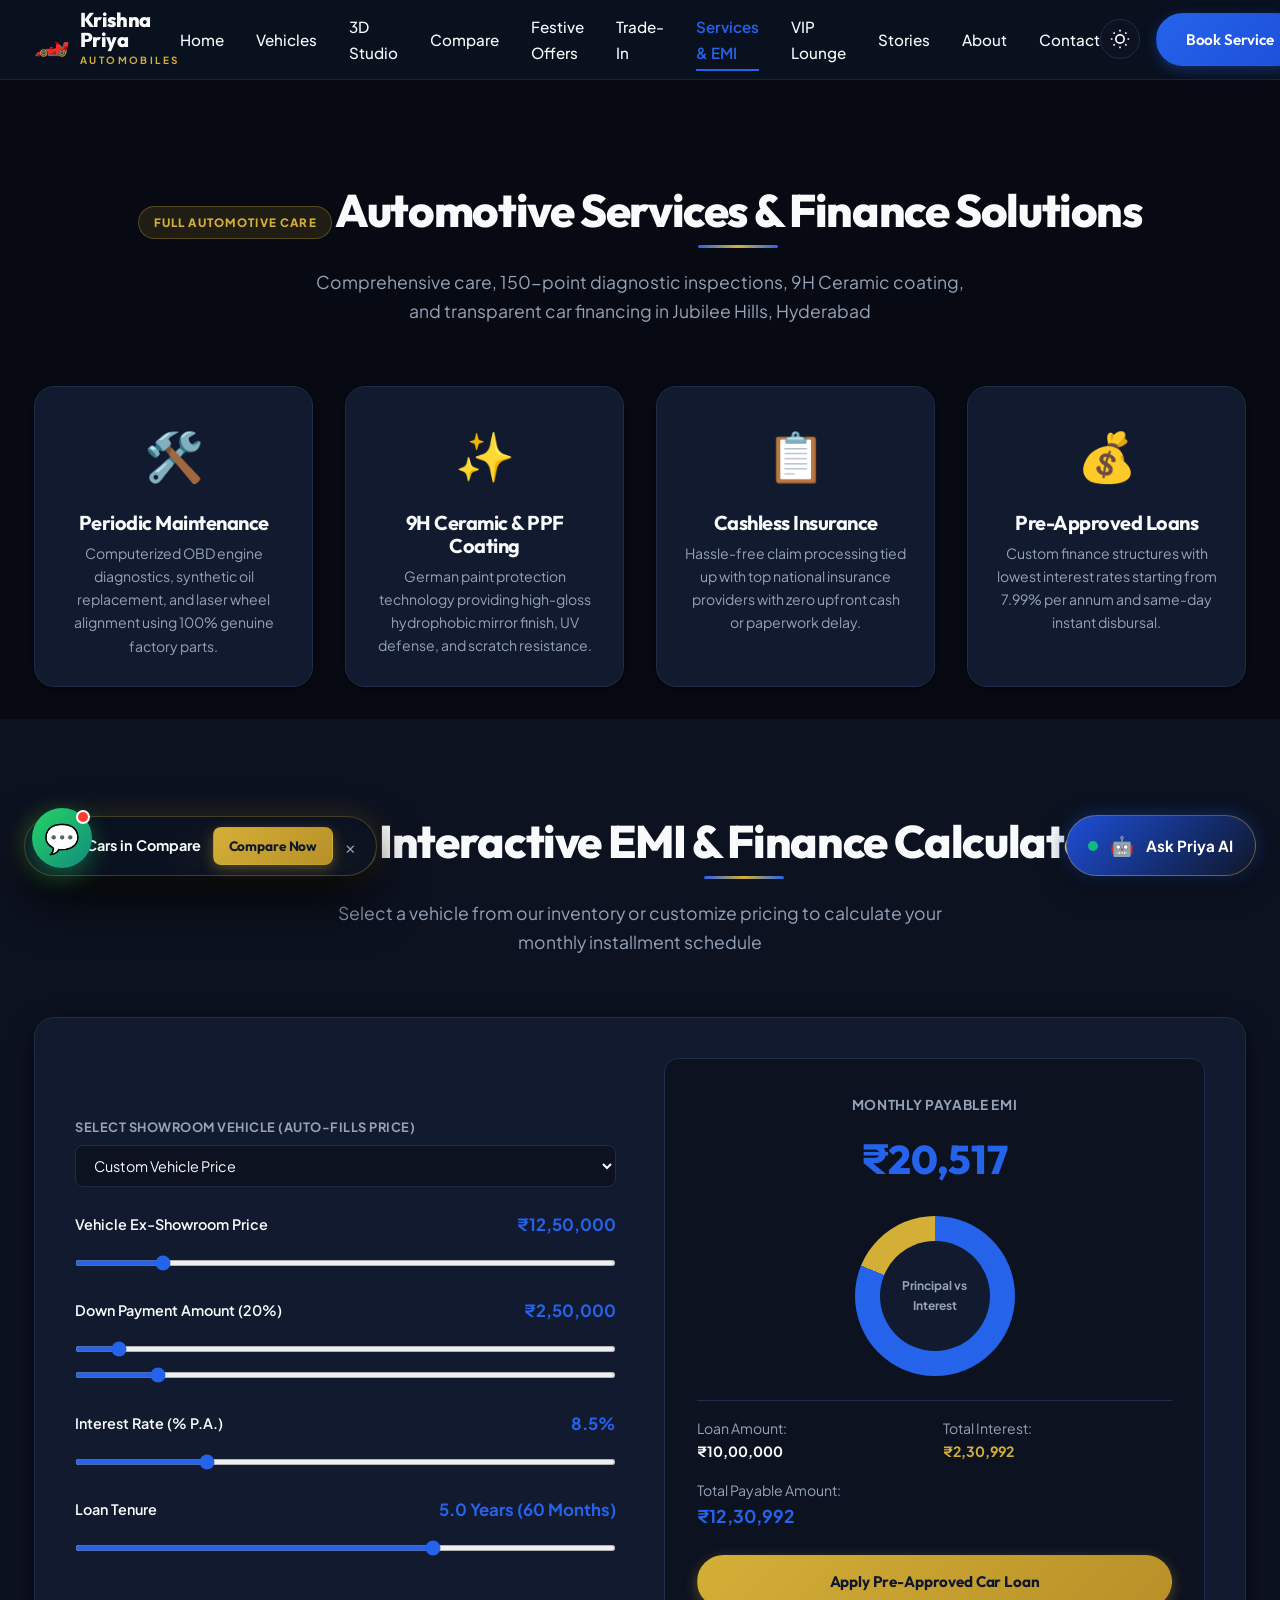
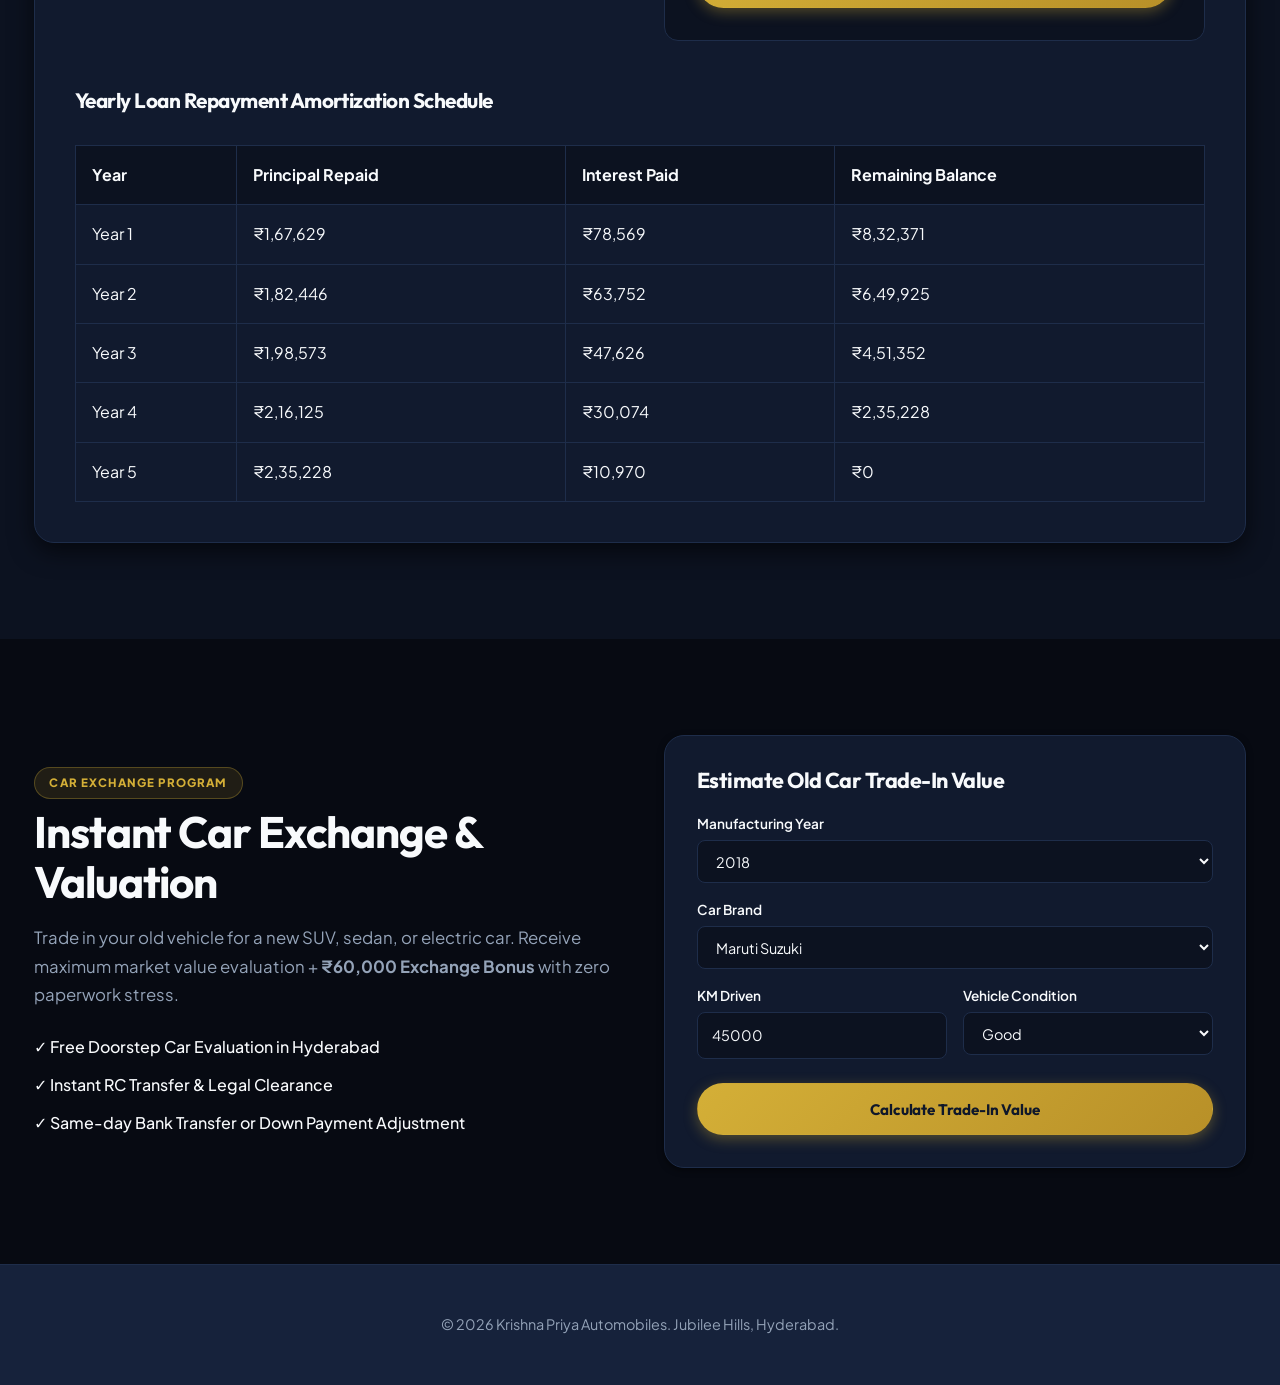
<file: services.html>
<!DOCTYPE html>
<html lang="en" data-theme="dark">
<head>
  <meta charset="UTF-8">
  <meta name="viewport" content="width=device-width, initial-scale=1.0">
  <meta name="description" content="Showroom Services, Car Finance & EMI Loan Calculator | Krishna Priya Automobiles Jubilee Hills Hyderabad">
  <title>Services, Car Finance & EMI Calculator | Krishna Priya Automobiles</title>
  <link rel="preconnect" href="https://fonts.googleapis.com">
  <link rel="preconnect" href="https://fonts.gstatic.com" crossorigin>
  <link href="https://fonts.googleapis.com/css2?family=Cinzel:wght@500;700&family=Outfit:wght@400;500;600;700;800&family=Plus+Jakarta+Sans:wght@300;400;500;600;700;800&display=swap" rel="stylesheet">
  <link rel="stylesheet" href="css/style.css">
  <link rel="stylesheet" href="css/components.css">
  <link rel="stylesheet" href="css/pages.css">
</head>
<body>
  <!-- Preloader -->
  <div class="preloader" id="preloader">
    <div class="preloader-spinner">
      <div class="spinner-ring"></div>
      <span class="preloader-text">Krishna Priya Automobiles</span>
    </div>
  </div>

  <!-- Navbar -->
  <header class="navbar" id="navbar">
    <div class="container nav-container">
      <a href="index.html" class="nav-logo">
        <span class="logo-icon">🏎️</span>
        <div class="logo-text">
          <span class="logo-name">Krishna Priya</span>
          <span class="logo-tagline">AUTOMOBILES</span>
        </div>
      </a>
      <nav class="nav-menu" id="navMenu">
        <a href="index.html" class="nav-link">Home</a>
        <a href="vehicles.html" class="nav-link">Vehicles</a>
        <a href="configurator.html" class="nav-link">3D Studio</a>
        <a href="compare.html" class="nav-link">Compare</a>
        <a href="offers.html" class="nav-link">Festive Offers</a>
        <a href="tradein.html" class="nav-link">Trade-In</a>
        <a href="services.html" class="nav-link active">Services & EMI</a>
        <a href="vip-lounge.html" class="nav-link">VIP Lounge</a>
        <a href="testimonials.html" class="nav-link">Stories</a>
        <a href="about.html" class="nav-link">About</a>
        <a href="contact.html" class="nav-link">Contact</a>
      </nav>
      <div class="nav-actions">
        <button class="theme-toggle" id="themeToggle" aria-label="Toggle theme">
          <svg class="icon-sun" xmlns="http://www.w3.org/2000/svg" width="20" height="20" viewBox="0 0 24 24" fill="none" stroke="currentColor" stroke-width="2"><circle cx="12" cy="12" r="5"/><path d="M12 1v2M12 21v2M4.22 4.22l1.42 1.42M18.36 18.36l1.42 1.42M1 12h2M21 12h2M4.22 19.78l1.42-1.42M18.36 5.64l1.42-1.42"/></svg>
        </button>
        <a href="contact.html" class="btn btn-primary nav-cta">Book Service</a>
        <button class="hamburger" id="hamburger" aria-label="Toggle menu">
          <span></span><span></span><span></span>
        </button>
      </div>
    </div>
  </header>

  <main style="padding-top: 5.5rem;">
    <!-- Services Banner -->
    <section class="section" style="padding-bottom: 2rem;">
      <div class="container">
        <div class="section-header">
          <span class="badge-360" style="color:var(--clr-gold);">FULL AUTOMOTIVE CARE</span>
          <h1 class="section-title">Automotive Services & Finance Solutions</h1>
          <p class="section-subtitle">Comprehensive care, 150-point diagnostic inspections, 9H Ceramic coating, and transparent car financing in Jubilee Hills, Hyderabad</p>
        </div>

        <div class="grid grid-4">
          <div class="card" style="padding:1.75rem; text-align:center;">
            <div style="font-size:3rem; margin-bottom:1rem;">🛠️</div>
            <h3 style="font-size:1.25rem; margin-bottom:0.5rem;">Periodic Maintenance</h3>
            <p style="color:var(--clr-text-muted); font-size:0.88rem;">Computerized OBD engine diagnostics, synthetic oil replacement, and laser wheel alignment using 100% genuine factory parts.</p>
          </div>

          <div class="card" style="padding:1.75rem; text-align:center;">
            <div style="font-size:3rem; margin-bottom:1rem;">✨</div>
            <h3 style="font-size:1.25rem; margin-bottom:0.5rem;">9H Ceramic & PPF Coating</h3>
            <p style="color:var(--clr-text-muted); font-size:0.88rem;">German paint protection technology providing high-gloss hydrophobic mirror finish, UV defense, and scratch resistance.</p>
          </div>

          <div class="card" style="padding:1.75rem; text-align:center;">
            <div style="font-size:3rem; margin-bottom:1rem;">📋</div>
            <h3 style="font-size:1.25rem; margin-bottom:0.5rem;">Cashless Insurance</h3>
            <p style="color:var(--clr-text-muted); font-size:0.88rem;">Hassle-free claim processing tied up with top national insurance providers with zero upfront cash or paperwork delay.</p>
          </div>

          <div class="card" style="padding:1.75rem; text-align:center;">
            <div style="font-size:3rem; margin-bottom:1rem;">💰</div>
            <h3 style="font-size:1.25rem; margin-bottom:0.5rem;">Pre-Approved Loans</h3>
            <p style="color:var(--clr-text-muted); font-size:0.88rem;">Custom finance structures with lowest interest rates starting from 7.99% per annum and same-day instant disbursal.</p>
          </div>
        </div>
      </div>
    </section>

    <!-- EMI Calculator Section -->
    <section class="section bg-alt" id="emiCalc">
      <div class="container">
        <div class="section-header">
          <span class="badge-360" style="color:var(--clr-gold);">TRANSPARENT FINANCING</span>
          <h2 class="section-title">Interactive EMI & Finance Calculator</h2>
          <p class="section-subtitle">Select a vehicle from our inventory or customize pricing to calculate your monthly installment schedule</p>
        </div>

        <div class="calculator-card">
          <div class="calc-grid">
            <div>
              <div class="filter-group" style="margin-bottom: 1.5rem;">
                <label class="filter-label">Select Showroom Vehicle (Auto-Fills Price)</label>
                <select id="emiVehicleSelect" class="filter-select">
                  <option value="">Custom Vehicle Price</option>
                </select>
              </div>

              <div class="slider-group">
                <div class="slider-header">
                  <span>Vehicle Ex-Showroom Price</span>
                  <span class="slider-val" id="emiPriceVal">₹12,50,000</span>
                </div>
                <input type="range" id="emiPrice" class="range-slider" min="300000" max="6500000" step="50000" value="1250000">
              </div>

              <div class="slider-group">
                <div class="slider-header">
                  <span>Down Payment Amount (<span id="emiDownPercentVal">20%</span>)</span>
                  <span class="slider-val" id="emiDownVal">₹2,50,000</span>
                </div>
                <input type="range" id="emiDown" class="range-slider" min="50000" max="3000000" step="25000" value="250000">
                <input type="range" id="emiDownPercent" class="range-slider" min="10" max="80" step="5" value="20" style="margin-top:0.5rem;">
              </div>

              <div class="slider-group">
                <div class="slider-header">
                  <span>Interest Rate (% P.A.)</span>
                  <span class="slider-val" id="emiRateVal">8.5%</span>
                </div>
                <input type="range" id="emiRate" class="range-slider" min="6.5" max="15" step="0.25" value="8.5">
              </div>

              <div class="slider-group">
                <div class="slider-header">
                  <span>Loan Tenure</span>
                  <span class="slider-val" id="emiTenureVal">5.0 Years (60 Months)</span>
                </div>
                <input type="range" id="emiTenure" class="range-slider" min="12" max="84" step="12" value="60">
              </div>
            </div>

            <div>
              <div class="calc-result-box">
                <span style="font-size:0.85rem; text-transform:uppercase; letter-spacing:0.05em; color:var(--clr-text-muted); font-weight:700;">Monthly Payable EMI</span>
                <div class="emi-amount-badge" id="emiAmount">₹20,935</div>

                <div class="donut-chart-container" id="emiDonut">
                  <div class="donut-inner">Principal vs Interest</div>
                </div>

                <div style="display:grid; grid-template-columns:1fr 1fr; gap:1rem; font-size:0.88rem; text-align:left; border-top:1px solid var(--clr-border); padding-top:1rem;">
                  <div>
                    <span style="color:var(--clr-text-muted); display:block;">Loan Amount:</span>
                    <strong id="emiLoanAmt">₹10,00,000</strong>
                  </div>
                  <div>
                    <span style="color:var(--clr-text-muted); display:block;">Total Interest:</span>
                    <strong id="emiTotalInterest" style="color:var(--clr-gold);">₹2,56,100</strong>
                  </div>
                  <div style="grid-column: span 2;">
                    <span style="color:var(--clr-text-muted); display:block;">Total Payable Amount:</span>
                    <strong id="emiTotalPayment" style="font-size:1.1rem; color:var(--clr-blue);">₹12,56,100</strong>
                  </div>
                </div>

                <a href="contact.html?loan=apply" class="btn btn-gold" style="width:100%; margin-top:1.5rem;">Apply Pre-Approved Car Loan</a>
              </div>
            </div>
          </div>

          <!-- Amortization Schedule Table -->
          <div style="margin-top:3rem;">
            <h3 style="font-size:1.3rem; margin-bottom:1rem;">Yearly Loan Repayment Amortization Schedule</h3>
            <div style="overflow-x:auto;">
              <table class="compare-table">
                <thead>
                  <tr>
                    <th>Year</th>
                    <th>Principal Repaid</th>
                    <th>Interest Paid</th>
                    <th>Remaining Balance</th>
                  </tr>
                </thead>
                <tbody id="amortizationTableBody"></tbody>
              </table>
            </div>
          </div>
        </div>
      </div>
    </section>

    <!-- Trade-In Old Car Valuation Section -->
    <section class="section">
      <div class="container">
        <div class="grid grid-2" style="align-items:center; gap:3rem;">
          <div>
            <span class="badge-360" style="color:var(--clr-gold);">CAR EXCHANGE PROGRAM</span>
            <h2 style="font-size:clamp(2rem, 3.5vw, 2.75rem); margin: 0.5rem 0 1rem;">Instant Car Exchange & Valuation</h2>
            <p style="color:var(--clr-text-muted); font-size:1.05rem; line-height:1.7; margin-bottom:1.5rem;">
              Trade in your old vehicle for a new SUV, sedan, or electric car. Receive maximum market value evaluation + <strong>₹60,000 Exchange Bonus</strong> with zero paperwork stress.
            </p>
            <ul style="display:flex; flex-direction:column; gap:0.75rem; color:var(--clr-text); font-weight:500;">
              <li>✓ Free Doorstep Car Evaluation in Hyderabad</li>
              <li>✓ Instant RC Transfer & Legal Clearance</li>
              <li>✓ Same-day Bank Transfer or Down Payment Adjustment</li>
            </ul>
          </div>

          <div class="card" style="padding:2rem;">
            <h3 style="font-size:1.35rem; margin-bottom:1.25rem;">Estimate Old Car Trade-In Value</h3>
            <form id="tradeInForm">
              <div style="margin-bottom:1rem;">
                <label style="display:block; font-size:0.85rem; font-weight:600; margin-bottom:0.3rem;">Manufacturing Year</label>
                <select id="tiYear" class="filter-select" required>
                  <option value="2022">2022</option>
                  <option value="2021">2021</option>
                  <option value="2020">2020</option>
                  <option value="2019">2019</option>
                  <option value="2018" selected>2018</option>
                  <option value="2017">2017</option>
                </select>
              </div>

              <div style="margin-bottom:1rem;">
                <label style="display:block; font-size:0.85rem; font-weight:600; margin-bottom:0.3rem;">Car Brand</label>
                <select id="tiBrand" class="filter-select" required>
                  <option value="Maruti Suzuki">Maruti Suzuki</option>
                  <option value="Hyundai">Hyundai</option>
                  <option value="Tata">Tata</option>
                  <option value="Mahindra">Mahindra</option>
                  <option value="Honda">Honda</option>
                  <option value="Toyota">Toyota</option>
                </select>
              </div>

              <div style="display:grid; grid-template-columns:1fr 1fr; gap:1rem; margin-bottom:1.5rem;">
                <div>
                  <label style="display:block; font-size:0.85rem; font-weight:600; margin-bottom:0.3rem;">KM Driven</label>
                  <input type="number" id="tiKm" class="filter-input" placeholder="e.g. 45000" value="45000" required>
                </div>
                <div>
                  <label style="display:block; font-size:0.85rem; font-weight:600; margin-bottom:0.3rem;">Vehicle Condition</label>
                  <select id="tiCondition" class="filter-select" required>
                    <option value="Excellent">Excellent</option>
                    <option value="Good" selected>Good</option>
                    <option value="Fair">Fair</option>
                  </select>
                </div>
              </div>

              <button type="submit" class="btn btn-gold" style="width:100%;">Calculate Trade-In Value</button>
            </form>

            <div id="tradeInResult" style="display:none;"></div>
          </div>
        </div>
      </div>
    </section>
  </main>

  <!-- Floating WhatsApp Widget -->
  <div class="wa-widget">
    <div class="wa-fab" id="waFabToggle">
      💬
      <span class="wa-badge-pulse"></span>
    </div>
    <div class="wa-chat-card" id="waChatCard">
      <div class="wa-chat-header">
        <div>
          <div class="wa-chat-header-title">Krishna Priya Finance Desk</div>
          <div class="wa-chat-header-sub"><span class="online-dot"></span> Online | Instant loan support</div>
        </div>
        <span style="cursor:pointer; font-size:1.4rem;" id="waChatClose">&times;</span>
      </div>
      <div class="wa-chat-body">
        <div class="wa-chat-bubble">
          👋 Have questions about car loan interest rates or trade-in valuation? Speak to our finance desk directly!
        </div>
        <a href="https://wa.me/919876543210?text=Hi!%20I%20have%20a%20query%20about%20car%20loans%20and%20EMI%20options." target="_blank" rel="noopener" class="wa-chat-btn">
          <span>Chat on WhatsApp</span>
        </a>
      </div>
    </div>
  </div>

  <footer style="background: var(--clr-surface-elevated); border-top: 1px solid var(--clr-border); padding: 3rem 0; text-align: center; font-size:0.9rem; color: var(--clr-text-muted);">
    <div class="container">
      <p>© 2026 Krishna Priya Automobiles. Jubilee Hills, Hyderabad.</p>
    </div>
  </footer>
  <script src="js/vehicle_images.js"></script>
  <script src="js/vehicles.js"></script>
  <script src="js/calculator.js"></script>
  <script src="js/faq.js"></script>
  <script src="js/main.js"></script>
  <script src="js/assistant.js"></script>
</body>
</html>
</file>
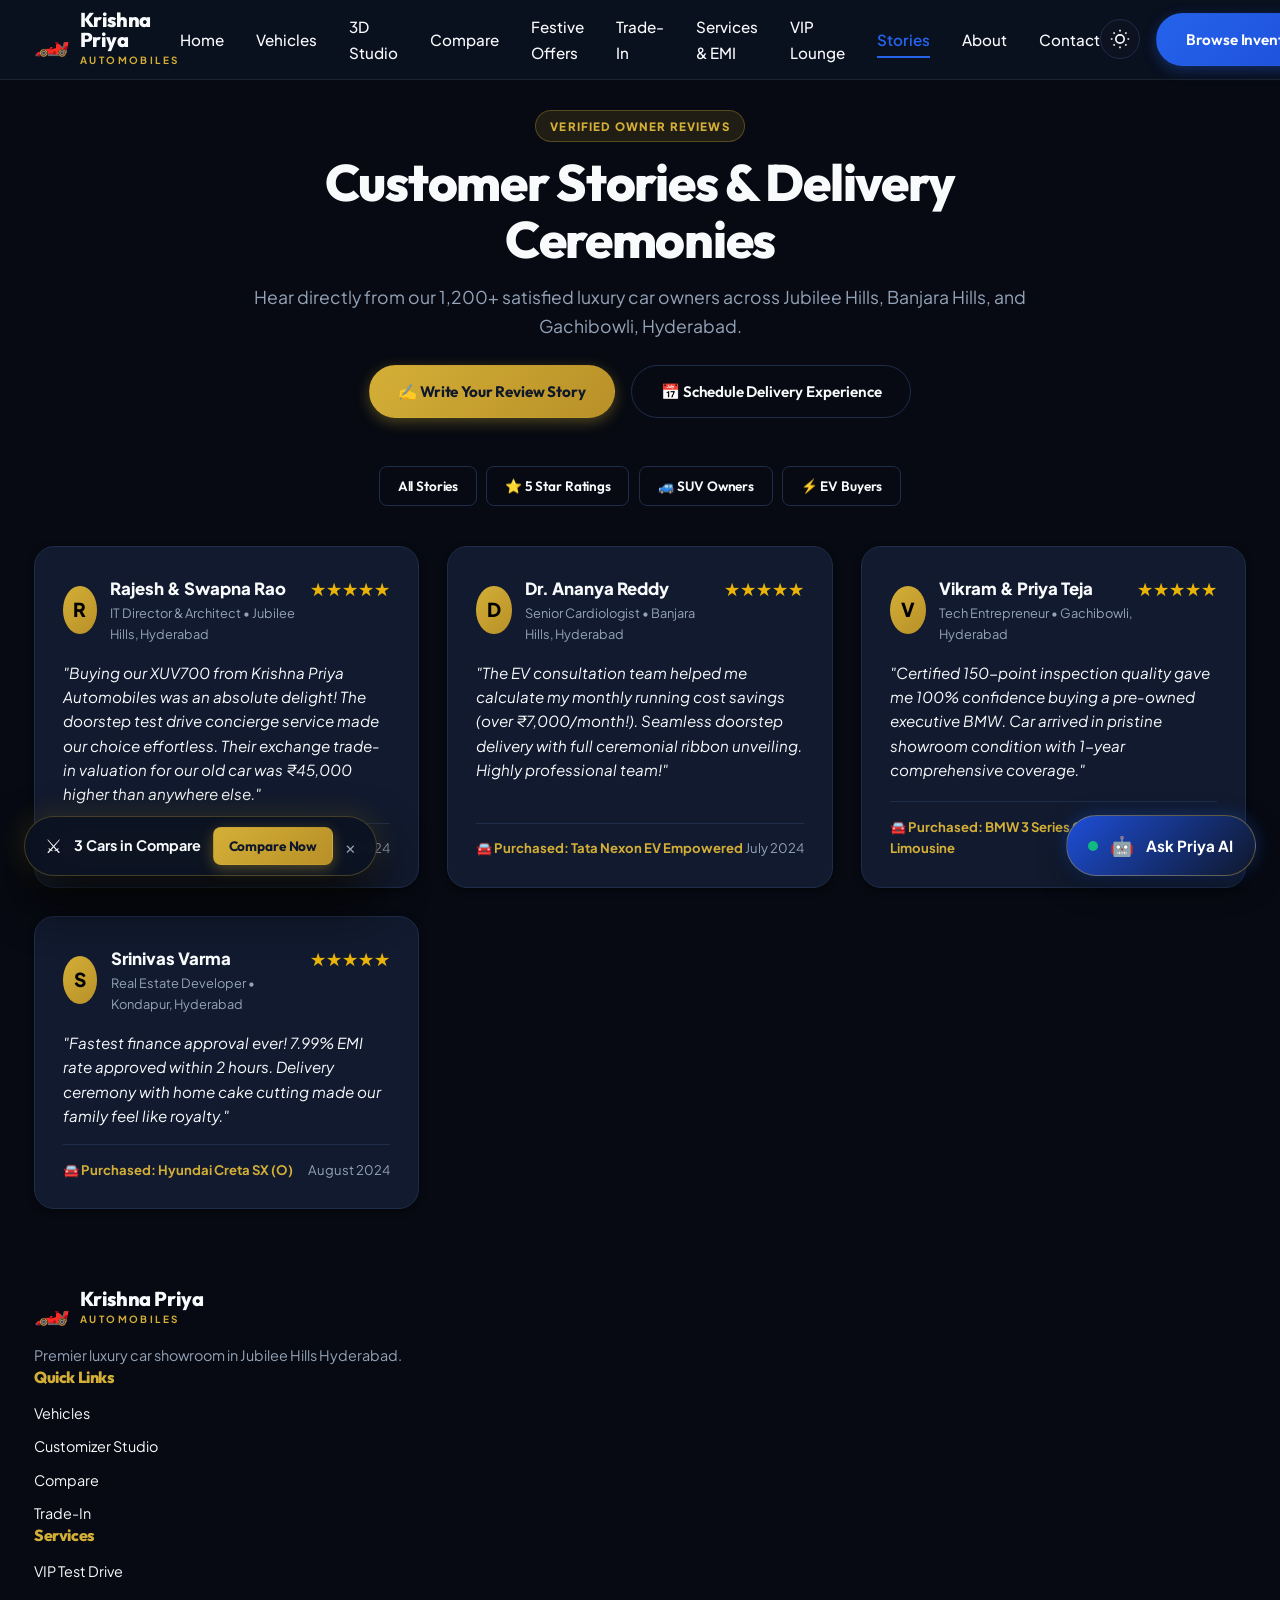
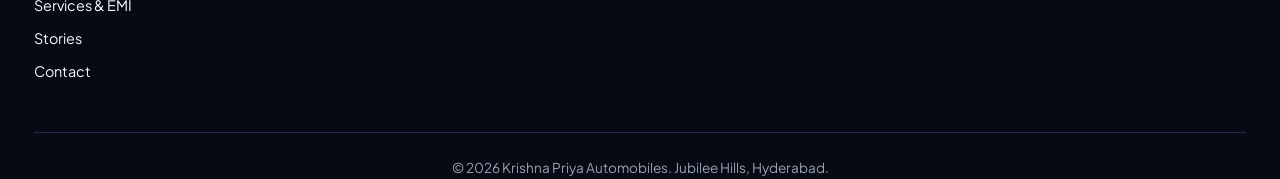
<file: testimonials.html>
<!DOCTYPE html>
<html lang="en" data-theme="dark">
<head>
  <meta charset="UTF-8">
  <meta name="viewport" content="width=device-width, initial-scale=1.0">
  <meta name="description" content="Customer Stories & Delivery Gallery - Krishna Priya Automobiles Jubilee Hills Hyderabad. Read verified owner reviews, delivery experiences & ratings.">
  <title>Customer Stories & Delivery Gallery | Krishna Priya Automobiles</title>
  <link rel="preconnect" href="https://fonts.googleapis.com">
  <link rel="preconnect" href="https://fonts.gstatic.com" crossorigin>
  <link href="https://fonts.googleapis.com/css2?family=Cinzel:wght@500;700&family=Outfit:wght@400;500;600;700;800&family=Plus+Jakarta+Sans:wght@300;400;500;600;700;800&display=swap" rel="stylesheet">
  <link rel="stylesheet" href="css/style.css">
  <link rel="stylesheet" href="css/components.css">
  <link rel="stylesheet" href="css/pages.css">
</head>
<body>
  <!-- Preloader -->
  <div class="preloader" id="preloader">
    <div class="preloader-spinner">
      <div class="spinner-ring"></div>
      <span class="preloader-text">Krishna Priya Automobiles</span>
    </div>
  </div>

  <!-- Header Navbar -->
  <header class="navbar" id="navbar">
    <div class="container nav-container">
      <a href="index.html" class="nav-logo">
        <span class="logo-icon">🏎️</span>
        <div class="logo-text">
          <span class="logo-name">Krishna Priya</span>
          <span class="logo-tagline">AUTOMOBILES</span>
        </div>
      </a>
      <nav class="nav-menu" id="navMenu">
        <a href="index.html" class="nav-link">Home</a>
        <a href="vehicles.html" class="nav-link">Vehicles</a>
        <a href="configurator.html" class="nav-link">3D Studio</a>
        <a href="compare.html" class="nav-link">Compare</a>
        <a href="offers.html" class="nav-link">Festive Offers</a>
        <a href="tradein.html" class="nav-link">Trade-In</a>
        <a href="services.html" class="nav-link">Services & EMI</a>
        <a href="vip-lounge.html" class="nav-link">VIP Lounge</a>
        <a href="testimonials.html" class="nav-link active">Stories</a>
        <a href="about.html" class="nav-link">About</a>
        <a href="contact.html" class="nav-link">Contact</a>
      </nav>
      <div class="nav-actions">
        <button class="theme-toggle" id="themeToggle" aria-label="Toggle dark/light theme">
          <svg class="icon-sun" xmlns="http://www.w3.org/2000/svg" width="20" height="20" viewBox="0 0 24 24" fill="none" stroke="currentColor" stroke-width="2"><circle cx="12" cy="12" r="5"/><path d="M12 1v2M12 21v2M4.22 4.22l1.42 1.42M18.36 18.36l1.42 1.42M1 12h2M21 12h2M4.22 19.78l1.42-1.42M18.36 5.64l1.42-1.42"/></svg>
        </button>
        <a href="vehicles.html" class="btn btn-primary nav-cta">Browse Inventory</a>
        <button class="hamburger" id="hamburger" aria-label="Toggle mobile menu">
          <span></span><span></span><span></span>
        </button>
      </div>
    </div>
  </header>

  <main style="padding-top: 110px; padding-bottom: 80px;">
    <div class="container">
      <!-- Hero Header -->
      <div style="text-align: center; max-width: 800px; margin: 0 auto 3rem auto;">
        <span class="badge-360" style="margin-bottom:0.75rem; display:inline-block;">VERIFIED OWNER REVIEWS</span>
        <h1 style="font-size: clamp(2.2rem, 4vw, 3.5rem); font-weight: 800; line-height: 1.1; margin-bottom: 1rem;">Customer Stories & Delivery Ceremonies</h1>
        <p style="font-size: 1.1rem; color: var(--clr-text-muted);">Hear directly from our 1,200+ satisfied luxury car owners across Jubilee Hills, Banjara Hills, and Gachibowli, Hyderabad.</p>
        
        <div style="margin-top:1.5rem; display:flex; justify-content:center; gap:1rem; flex-wrap:wrap;">
          <button onclick="openSubmitReviewModal()" class="btn btn-gold">✍️ Write Your Review Story</button>
          <a href="vip-lounge.html" class="btn btn-outline">📅 Schedule Delivery Experience</a>
        </div>
      </div>

      <!-- Filter Category Buttons -->
      <div style="display:flex; justify-content:center; gap:0.6rem; flex-wrap:wrap; margin-bottom:2.5rem;">
        <button onclick="filterReviews('all')" class="btn btn-outline btn-sm active">All Stories</button>
        <button onclick="filterReviews('5star')" class="btn btn-outline btn-sm">⭐ 5 Star Ratings</button>
        <button onclick="filterReviews('suv')" class="btn btn-outline btn-sm">🚙 SUV Owners</button>
        <button onclick="filterReviews('ev')" class="btn btn-outline btn-sm">⚡ EV Buyers</button>
      </div>

      <!-- Testimonials Grid Container -->
      <div id="testimonialsGrid" style="display:grid; grid-template-columns: repeat(auto-fit, minmax(300px, 1fr)); gap:1.75rem;"></div>
    </div>
  </main>

  <!-- Footer -->
  <footer class="footer">
    <div class="container">
      <div class="footer-grid">
        <div class="footer-brand">
          <a href="index.html" class="nav-logo" style="margin-bottom:1rem; display:inline-flex;">
            <span class="logo-icon">🏎️</span>
            <div class="logo-text">
              <span class="logo-name">Krishna Priya</span>
              <span class="logo-tagline">AUTOMOBILES</span>
            </div>
          </a>
          <p style="color:var(--clr-text-muted); font-size:0.9rem;">Premier luxury car showroom in Jubilee Hills Hyderabad.</p>
        </div>
        <div>
          <h4 style="margin-bottom:1rem; font-weight:800; color:var(--clr-gold);">Quick Links</h4>
          <ul style="display:flex; flex-direction:column; gap:0.6rem; font-size:0.9rem;">
            <li><a href="vehicles.html">Vehicles</a></li>
            <li><a href="configurator.html">Customizer Studio</a></li>
            <li><a href="compare.html">Compare</a></li>
            <li><a href="tradein.html">Trade-In</a></li>
          </ul>
        </div>
        <div>
          <h4 style="margin-bottom:1rem; font-weight:800; color:var(--clr-gold);">Services</h4>
          <ul style="display:flex; flex-direction:column; gap:0.6rem; font-size:0.9rem;">
            <li><a href="vip-lounge.html">VIP Test Drive</a></li>
            <li><a href="services.html">Services & EMI</a></li>
            <li><a href="testimonials.html">Stories</a></li>
            <li><a href="contact.html">Contact</a></li>
          </ul>
        </div>
      </div>
      <div style="border-top:1px solid var(--clr-border); margin-top:3rem; padding-top:1.5rem; text-align:center; font-size:0.85rem; color:var(--clr-text-muted);">
        © 2026 Krishna Priya Automobiles. Jubilee Hills, Hyderabad.
      </div>
    </div>
  </footer>

  <!-- Scripts -->
  <script src="js/vehicle_images.js"></script>
  <script src="js/vehicles.js"></script>
  <script src="js/main.js"></script>
  <script src="js/assistant.js"></script>
  <script src="js/testimonials.js"></script>
</body>
</html>
</file>
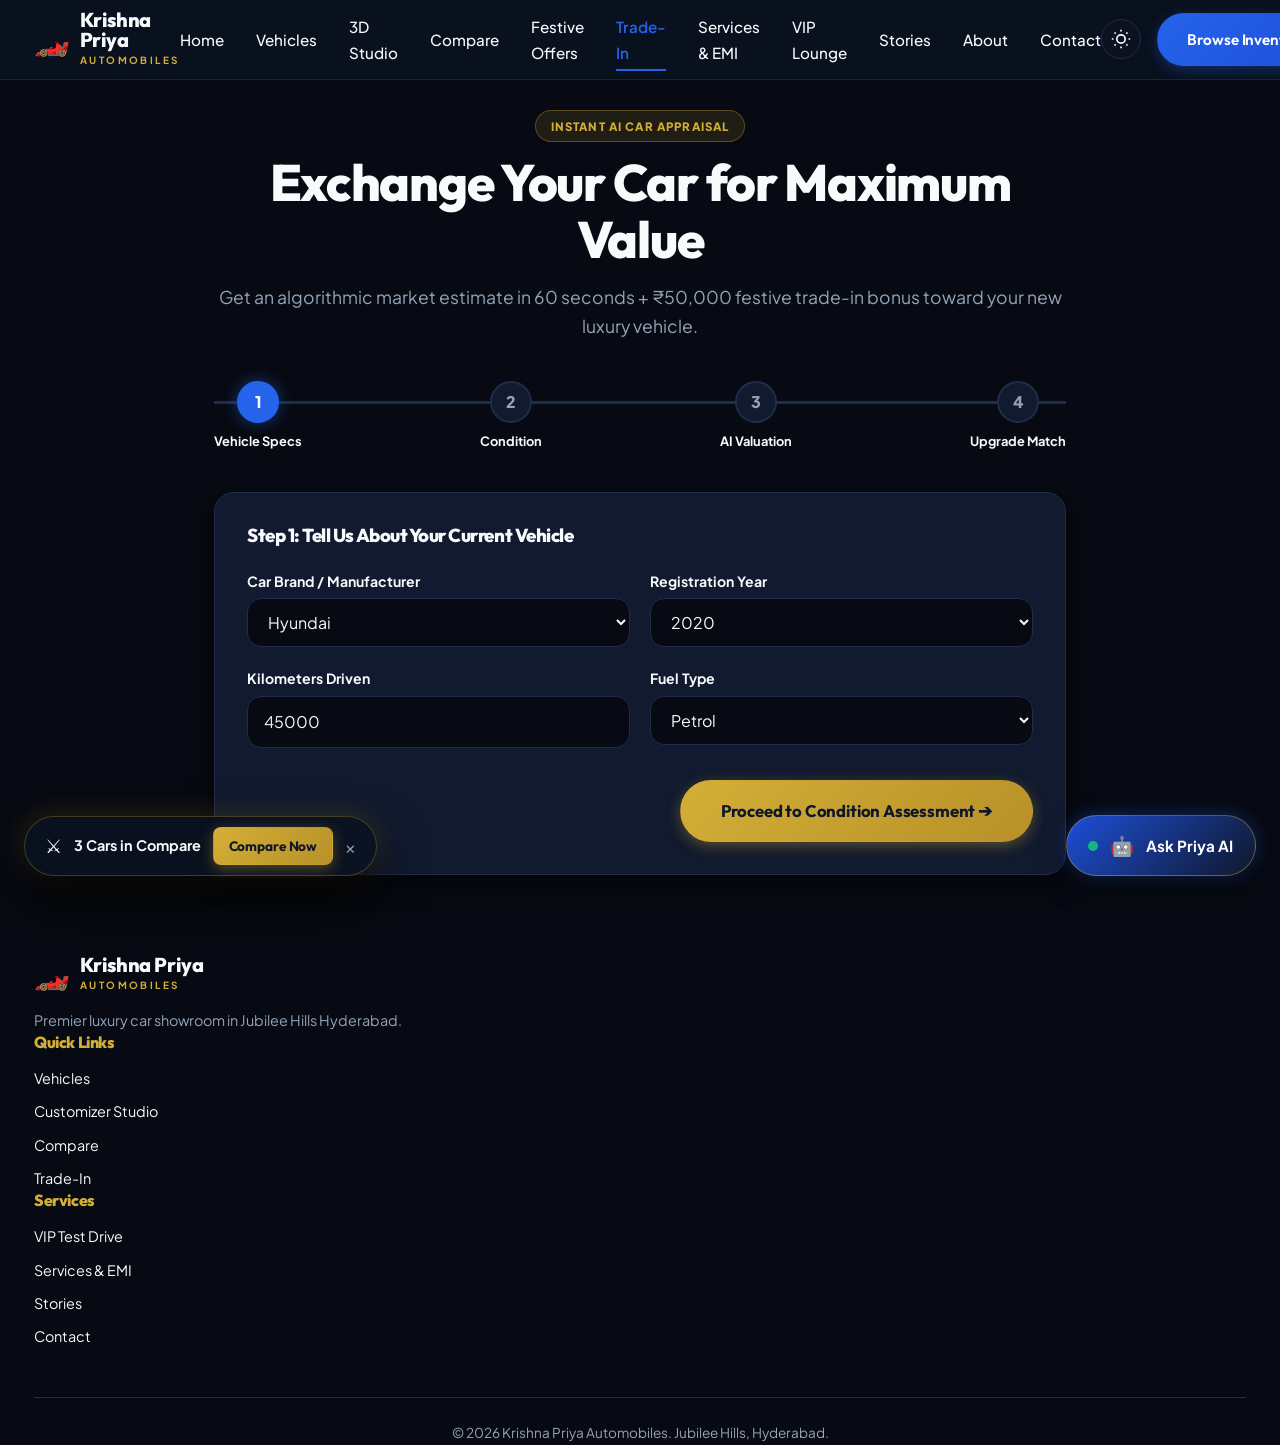
<file: tradein.html>
<!DOCTYPE html>
<html lang="en" data-theme="dark">
<head>
  <meta charset="UTF-8">
  <meta name="viewport" content="width=device-width, initial-scale=1.0">
  <meta name="description" content="Instant Old Car Valuation & Trade-In Exchange Portal - Krishna Priya Automobiles Jubilee Hills Hyderabad. Get instant AI car appraisal & ₹50,000 exchange bonus.">
  <title>Trade-In Valuation & Exchange Portal | Krishna Priya Automobiles</title>
  <link rel="preconnect" href="https://fonts.googleapis.com">
  <link rel="preconnect" href="https://fonts.gstatic.com" crossorigin>
  <link href="https://fonts.googleapis.com/css2?family=Cinzel:wght@500;700&family=Outfit:wght@400;500;600;700;800&family=Plus+Jakarta+Sans:wght@300;400;500;600;700;800&display=swap" rel="stylesheet">
  <link rel="stylesheet" href="css/style.css">
  <link rel="stylesheet" href="css/components.css">
  <link rel="stylesheet" href="css/pages.css">
</head>
<body>
  <!-- Preloader -->
  <div class="preloader" id="preloader">
    <div class="preloader-spinner">
      <div class="spinner-ring"></div>
      <span class="preloader-text">Krishna Priya Automobiles</span>
    </div>
  </div>

  <!-- Header Navbar -->
  <header class="navbar" id="navbar">
    <div class="container nav-container">
      <a href="index.html" class="nav-logo">
        <span class="logo-icon">🏎️</span>
        <div class="logo-text">
          <span class="logo-name">Krishna Priya</span>
          <span class="logo-tagline">AUTOMOBILES</span>
        </div>
      </a>
      <nav class="nav-menu" id="navMenu">
        <a href="index.html" class="nav-link">Home</a>
        <a href="vehicles.html" class="nav-link">Vehicles</a>
        <a href="configurator.html" class="nav-link">3D Studio</a>
        <a href="compare.html" class="nav-link">Compare</a>
        <a href="offers.html" class="nav-link">Festive Offers</a>
        <a href="tradein.html" class="nav-link active">Trade-In</a>
        <a href="services.html" class="nav-link">Services & EMI</a>
        <a href="vip-lounge.html" class="nav-link">VIP Lounge</a>
        <a href="testimonials.html" class="nav-link">Stories</a>
        <a href="about.html" class="nav-link">About</a>
        <a href="contact.html" class="nav-link">Contact</a>
      </nav>
      <div class="nav-actions">
        <button class="theme-toggle" id="themeToggle" aria-label="Toggle dark/light theme">
          <svg class="icon-sun" xmlns="http://www.w3.org/2000/svg" width="20" height="20" viewBox="0 0 24 24" fill="none" stroke="currentColor" stroke-width="2"><circle cx="12" cy="12" r="5"/><path d="M12 1v2M12 21v2M4.22 4.22l1.42 1.42M18.36 18.36l1.42 1.42M1 12h2M21 12h2M4.22 19.78l1.42-1.42M18.36 5.64l1.42-1.42"/></svg>
        </button>
        <a href="vehicles.html" class="btn btn-primary nav-cta">Browse Inventory</a>
        <button class="hamburger" id="hamburger" aria-label="Toggle mobile menu">
          <span></span><span></span><span></span>
        </button>
      </div>
    </div>
  </header>

  <main style="padding-top: 110px; padding-bottom: 80px;">
    <div class="container" style="max-width: 900px;">
      <!-- Hero Header -->
      <div style="text-align: center; margin-bottom: 2.5rem;">
        <span class="badge-360" style="margin-bottom:0.75rem; display:inline-block;">INSTANT AI CAR APPRAISAL</span>
        <h1 style="font-size: clamp(2.2rem, 4vw, 3.5rem); font-weight: 800; line-height: 1.1; margin-bottom: 1rem;">Exchange Your Car for Maximum Value</h1>
        <p style="font-size: 1.1rem; color: var(--clr-text-muted);">Get an algorithmic market estimate in 60 seconds + ₹50,000 festive trade-in bonus toward your new luxury vehicle.</p>
      </div>

      <!-- Step Wizard Progress Indicator -->
      <div class="wizard-steps-indicator">
        <div class="step-node active">
          <div class="step-number">1</div>
          <span style="font-size:0.8rem; font-weight:700;">Vehicle Specs</span>
        </div>
        <div class="step-node">
          <div class="step-number">2</div>
          <span style="font-size:0.8rem; font-weight:700;">Condition</span>
        </div>
        <div class="step-node">
          <div class="step-number">3</div>
          <span style="font-size:0.8rem; font-weight:700;">AI Valuation</span>
        </div>
        <div class="step-node">
          <div class="step-number">4</div>
          <span style="font-size:0.8rem; font-weight:700;">Upgrade Match</span>
        </div>
      </div>

      <!-- Wizard Step 1: Vehicle Specs -->
      <div id="tradeStep1" class="wizard-step-content" style="background:var(--clr-surface); border:1px solid var(--clr-border); border-radius:var(--radius-lg); padding:2rem; box-shadow:var(--shadow-md);">
        <h3 style="font-weight:800; margin-bottom:1.5rem;">Step 1: Tell Us About Your Current Vehicle</h3>
        
        <div style="display:grid; grid-template-columns:1fr 1fr; gap:1.25rem;">
          <div>
            <label style="display:block; font-size:0.88rem; font-weight:700; margin-bottom:0.3rem;">Car Brand / Manufacturer</label>
            <select id="tradeBrand" class="form-control" style="width:100%; padding:0.75rem 1rem; border-radius:var(--radius-md); border:1px solid var(--clr-border); background:var(--clr-bg); color:var(--clr-text);">
              <option value="Hyundai">Hyundai</option>
              <option value="Maruti Suzuki">Maruti Suzuki</option>
              <option value="Tata">Tata</option>
              <option value="Mahindra">Mahindra</option>
              <option value="Honda">Honda</option>
              <option value="Toyota">Toyota</option>
              <option value="BMW">BMW / Mercedes / Luxury</option>
            </select>
          </div>

          <div>
            <label style="display:block; font-size:0.88rem; font-weight:700; margin-bottom:0.3rem;">Registration Year</label>
            <select id="tradeYear" class="form-control" style="width:100%; padding:0.75rem 1rem; border-radius:var(--radius-md); border:1px solid var(--clr-border); background:var(--clr-bg); color:var(--clr-text);">
              <option value="2023">2023</option>
              <option value="2022">2022</option>
              <option value="2021">2021</option>
              <option value="2020" selected>2020</option>
              <option value="2019">2019</option>
              <option value="2018">2018</option>
              <option value="2017">2017 or earlier</option>
            </select>
          </div>

          <div>
            <label style="display:block; font-size:0.88rem; font-weight:700; margin-bottom:0.3rem;">Kilometers Driven</label>
            <input type="number" id="tradeKms" value="45000" class="form-control" style="width:100%; padding:0.75rem 1rem; border-radius:var(--radius-md); border:1px solid var(--clr-border); background:var(--clr-bg); color:var(--clr-text);">
          </div>

          <div>
            <label style="display:block; font-size:0.88rem; font-weight:700; margin-bottom:0.3rem;">Fuel Type</label>
            <select id="tradeFuel" class="form-control" style="width:100%; padding:0.75rem 1rem; border-radius:var(--radius-md); border:1px solid var(--clr-border); background:var(--clr-bg); color:var(--clr-text);">
              <option value="Petrol">Petrol</option>
              <option value="Diesel">Diesel</option>
              <option value="CNG">CNG</option>
              <option value="Electric">Electric</option>
            </select>
          </div>
        </div>

        <div style="margin-top:2rem; text-align:right;">
          <button onclick="nextTradeInStep(2)" class="btn btn-gold btn-lg">Proceed to Condition Assessment ➔</button>
        </div>
      </div>

      <!-- Wizard Step 2: Mechanical Condition -->
      <div id="tradeStep2" class="wizard-step-content" style="display:none; background:var(--clr-surface); border:1px solid var(--clr-border); border-radius:var(--radius-lg); padding:2rem; box-shadow:var(--shadow-md);">
        <h3 style="font-weight:800; margin-bottom:1.5rem;">Step 2: Vehicle Condition & Maintenance History</h3>
        
        <div style="margin-bottom:1.5rem;">
          <label style="display:block; font-weight:700; font-size:0.9rem; margin-bottom:0.75rem;">Overall Body & Mechanical Condition</label>
          <div style="display:grid; grid-template-columns:1fr 1fr 1fr; gap:1rem;">
            <label style="background:var(--clr-bg); border:1px solid var(--clr-border); border-radius:var(--radius-md); padding:1rem; cursor:pointer; text-align:center;">
              <input type="radio" name="tradeCond" value="Excellent">
              <strong style="display:block; margin-top:0.3rem; color:var(--clr-green);">Excellent</strong>
              <span style="font-size:0.78rem; color:var(--clr-text-muted);">No scratches, full service history</span>
            </label>
            <label style="background:var(--clr-bg); border:1px solid var(--clr-border); border-radius:var(--radius-md); padding:1rem; cursor:pointer; text-align:center;">
              <input type="radio" name="tradeCond" value="Good" checked>
              <strong style="display:block; margin-top:0.3rem; color:var(--clr-blue-light);">Good</strong>
              <span style="font-size:0.78rem; color:var(--clr-text-muted);">Minor wear, regularly serviced</span>
            </label>
            <label style="background:var(--clr-bg); border:1px solid var(--clr-border); border-radius:var(--radius-md); padding:1rem; cursor:pointer; text-align:center;">
              <input type="radio" name="tradeCond" value="Fair">
              <strong style="display:block; margin-top:0.3rem; color:var(--clr-gold);">Fair</strong>
              <span style="font-size:0.78rem; color:var(--clr-text-muted);">Needs minor body/mechanical touchup</span>
            </label>
          </div>
        </div>

        <div style="display:flex; justify-style:space-between; margin-top:2rem;">
          <button onclick="prevTradeInStep(1)" class="btn btn-outline">❮ Back</button>
          <button onclick="nextTradeInStep(3)" class="btn btn-gold btn-lg">Calculate Valuation ➔</button>
        </div>
      </div>

      <!-- Wizard Step 3: Instant Valuation Output -->
      <div id="tradeStep3" class="wizard-step-content" style="display:none; background:var(--clr-surface); border:1px solid var(--clr-border); border-radius:var(--radius-lg); padding:2rem; box-shadow:var(--shadow-md);">
        <div style="text-align:center; padding:1rem 0;">
          <span style="font-size:3rem;">💎</span>
          <h2 style="font-weight:800; font-size:1.8rem; margin-bottom:0.3rem;">Estimated Fair Trade-In Range</h2>
          <div id="tradeValuationRange" style="font-size:2.4rem; font-weight:900; color:var(--clr-gold); font-family:var(--font-heading);">₹5,20,000 - ₹5,80,000</div>
          
          <div style="margin-top:1rem; display:inline-block; padding:0.6rem 1.5rem; background:rgba(16,185,129,0.15); border:1px solid rgba(16,185,129,0.3); border-radius:var(--radius-pill); font-weight:700; color:var(--clr-green);">
            🎁 Includes +₹50,000 Festive Exchange Bonus! Total Value: <span id="tradeBonusValuation">₹6,25,000</span>
          </div>
        </div>

        <div style="display:flex; justify-content:space-between; margin-top:2.5rem;">
          <button onclick="prevTradeInStep(2)" class="btn btn-outline">❮ Re-Assess</button>
          <button onclick="nextTradeInStep(4)" class="btn btn-primary btn-lg">Match Upgrade & Schedule Drive ➔</button>
        </div>
      </div>

      <!-- Wizard Step 4: Upgrade Matcher & Booking -->
      <div id="tradeStep4" class="wizard-step-content" style="display:none; background:var(--clr-surface); border:1px solid var(--clr-border); border-radius:var(--radius-lg); padding:2rem; box-shadow:var(--shadow-md);">
        <h3 style="font-weight:800; margin-bottom:1.5rem;">Step 4: Select Your Target New Car & Doorstep Inspection</h3>

        <div style="margin-bottom:1.5rem;">
          <label style="display:block; font-weight:800; font-size:0.95rem; margin-bottom:0.4rem;">Select New Car to Upgrade To:</label>
          <select id="targetUpgradeCar" class="form-control" style="width:100%; padding:0.85rem 1.25rem; border-radius:var(--radius-md); border:1px solid var(--clr-border); background:var(--clr-bg); color:var(--clr-text); font-weight:700;">
          </select>
        </div>

        <!-- Net Calculation Card -->
        <div style="background:var(--clr-bg-alt); border:1px solid var(--clr-border); border-radius:var(--radius-md); padding:1.5rem; margin-bottom:2rem;">
          <div style="display:flex; justify-content:space-between; margin-bottom:0.5rem;"><span>New Vehicle Price:</span><strong id="upgradeNewPrice">₹12,50,000</strong></div>
          <div style="display:flex; justify-content:space-between; margin-bottom:0.5rem; color:var(--clr-green);"><span>Less Old Car Trade-In:</span><strong id="upgradeTradeValue">-₹5,50,000</strong></div>
          <div style="border-top:1px solid var(--clr-border); margin-top:0.75rem; padding-top:0.75rem; display:flex; justify-content:space-between; align-items:center;">
            <div>
              <div style="font-size:0.8rem; color:var(--clr-text-muted);">Net Upgrade Payable Amount</div>
              <div id="upgradeNetPayable" style="font-size:1.8rem; font-weight:900; color:var(--clr-gold);">₹7,00,000</div>
            </div>
            <div style="text-align:right;">
              <div style="font-size:0.8rem; color:var(--clr-text-muted);">Estimated New EMI</div>
              <div id="upgradeNetEMI" style="font-size:1.25rem; font-weight:800; color:var(--clr-blue-light);">₹11,100/mo</div>
            </div>
          </div>
        </div>

        <!-- Doorstep Inspection Booking Form -->
        <form onsubmit="bookDoorstepInspection(event)">
          <h4 style="font-weight:800; margin-bottom:1rem;">Book Free Doorstep Physical Verification</h4>
          <div style="display:grid; grid-template-columns:1fr 1fr; gap:1rem; margin-bottom:1.5rem;">
            <input type="text" placeholder="Your Name" required class="form-control" style="padding:0.75rem 1rem; border-radius:var(--radius-md); border:1px solid var(--clr-border); background:var(--clr-bg);">
            <input type="tel" placeholder="Mobile Number" required class="form-control" style="padding:0.75rem 1rem; border-radius:var(--radius-md); border:1px solid var(--clr-border); background:var(--clr-bg);">
            <input type="text" placeholder="Doorstep Address in Hyderabad" required class="form-control" style="grid-column:1/-1; padding:0.75rem 1rem; border-radius:var(--radius-md); border:1px solid var(--clr-border); background:var(--clr-bg);">
          </div>
          <button type="submit" class="btn btn-gold btn-lg" style="width:100%;">Schedule Physical Inspection & Doorstep Delivery</button>
        </form>
      </div>
    </div>
  </main>

  <!-- Footer -->
  <footer class="footer">
    <div class="container">
      <div class="footer-grid">
        <div class="footer-brand">
          <a href="index.html" class="nav-logo" style="margin-bottom:1rem; display:inline-flex;">
            <span class="logo-icon">🏎️</span>
            <div class="logo-text">
              <span class="logo-name">Krishna Priya</span>
              <span class="logo-tagline">AUTOMOBILES</span>
            </div>
          </a>
          <p style="color:var(--clr-text-muted); font-size:0.9rem;">Premier luxury car showroom in Jubilee Hills Hyderabad.</p>
        </div>
        <div>
          <h4 style="margin-bottom:1rem; font-weight:800; color:var(--clr-gold);">Quick Links</h4>
          <ul style="display:flex; flex-direction:column; gap:0.6rem; font-size:0.9rem;">
            <li><a href="vehicles.html">Vehicles</a></li>
            <li><a href="configurator.html">Customizer Studio</a></li>
            <li><a href="compare.html">Compare</a></li>
            <li><a href="tradein.html">Trade-In</a></li>
          </ul>
        </div>
        <div>
          <h4 style="margin-bottom:1rem; font-weight:800; color:var(--clr-gold);">Services</h4>
          <ul style="display:flex; flex-direction:column; gap:0.6rem; font-size:0.9rem;">
            <li><a href="vip-lounge.html">VIP Test Drive</a></li>
            <li><a href="services.html">Services & EMI</a></li>
            <li><a href="testimonials.html">Stories</a></li>
            <li><a href="contact.html">Contact</a></li>
          </ul>
        </div>
      </div>
      <div style="border-top:1px solid var(--clr-border); margin-top:3rem; padding-top:1.5rem; text-align:center; font-size:0.85rem; color:var(--clr-text-muted);">
        © 2026 Krishna Priya Automobiles. Jubilee Hills, Hyderabad.
      </div>
    </div>
  </footer>

  <!-- Scripts -->
  <script src="js/vehicle_images.js"></script>
  <script src="js/vehicles.js"></script>
  <script src="js/main.js"></script>
  <script src="js/assistant.js"></script>
  <script src="js/tradein.js"></script>
</body>
</html>
</file>
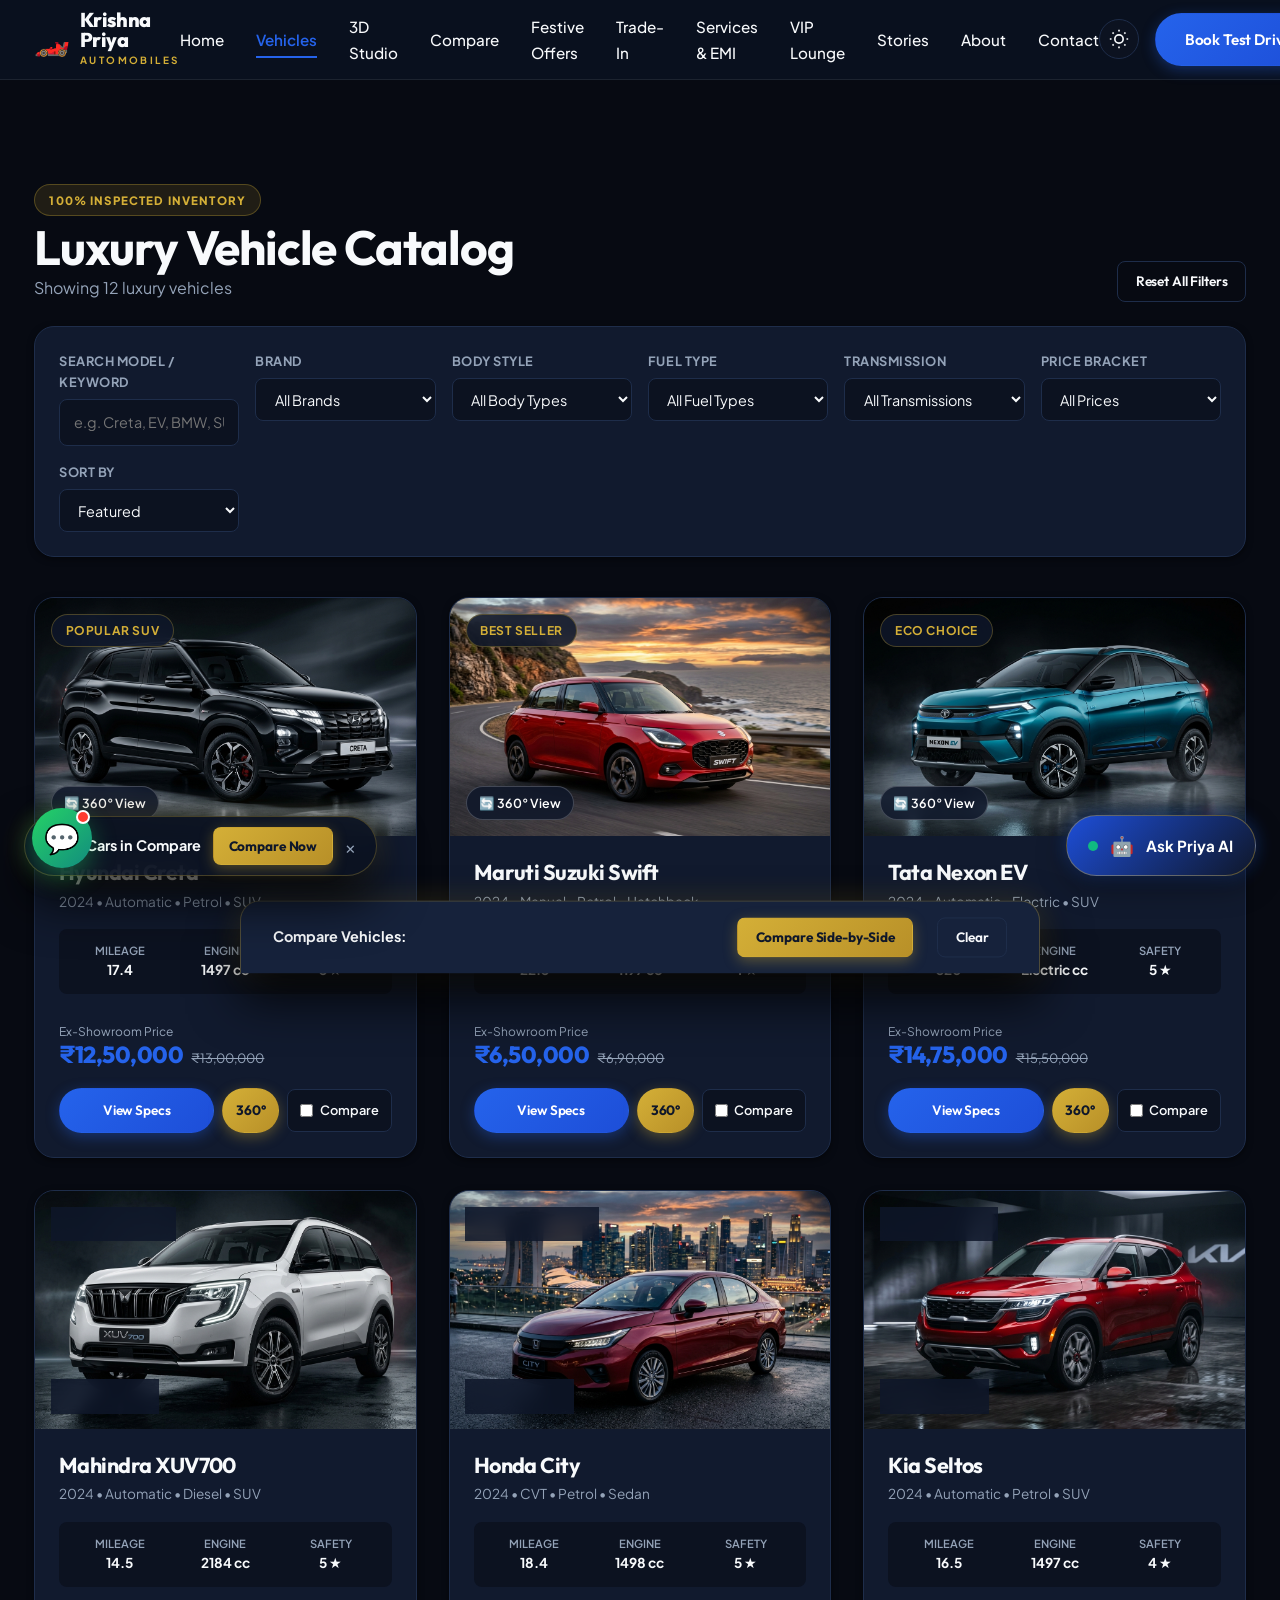
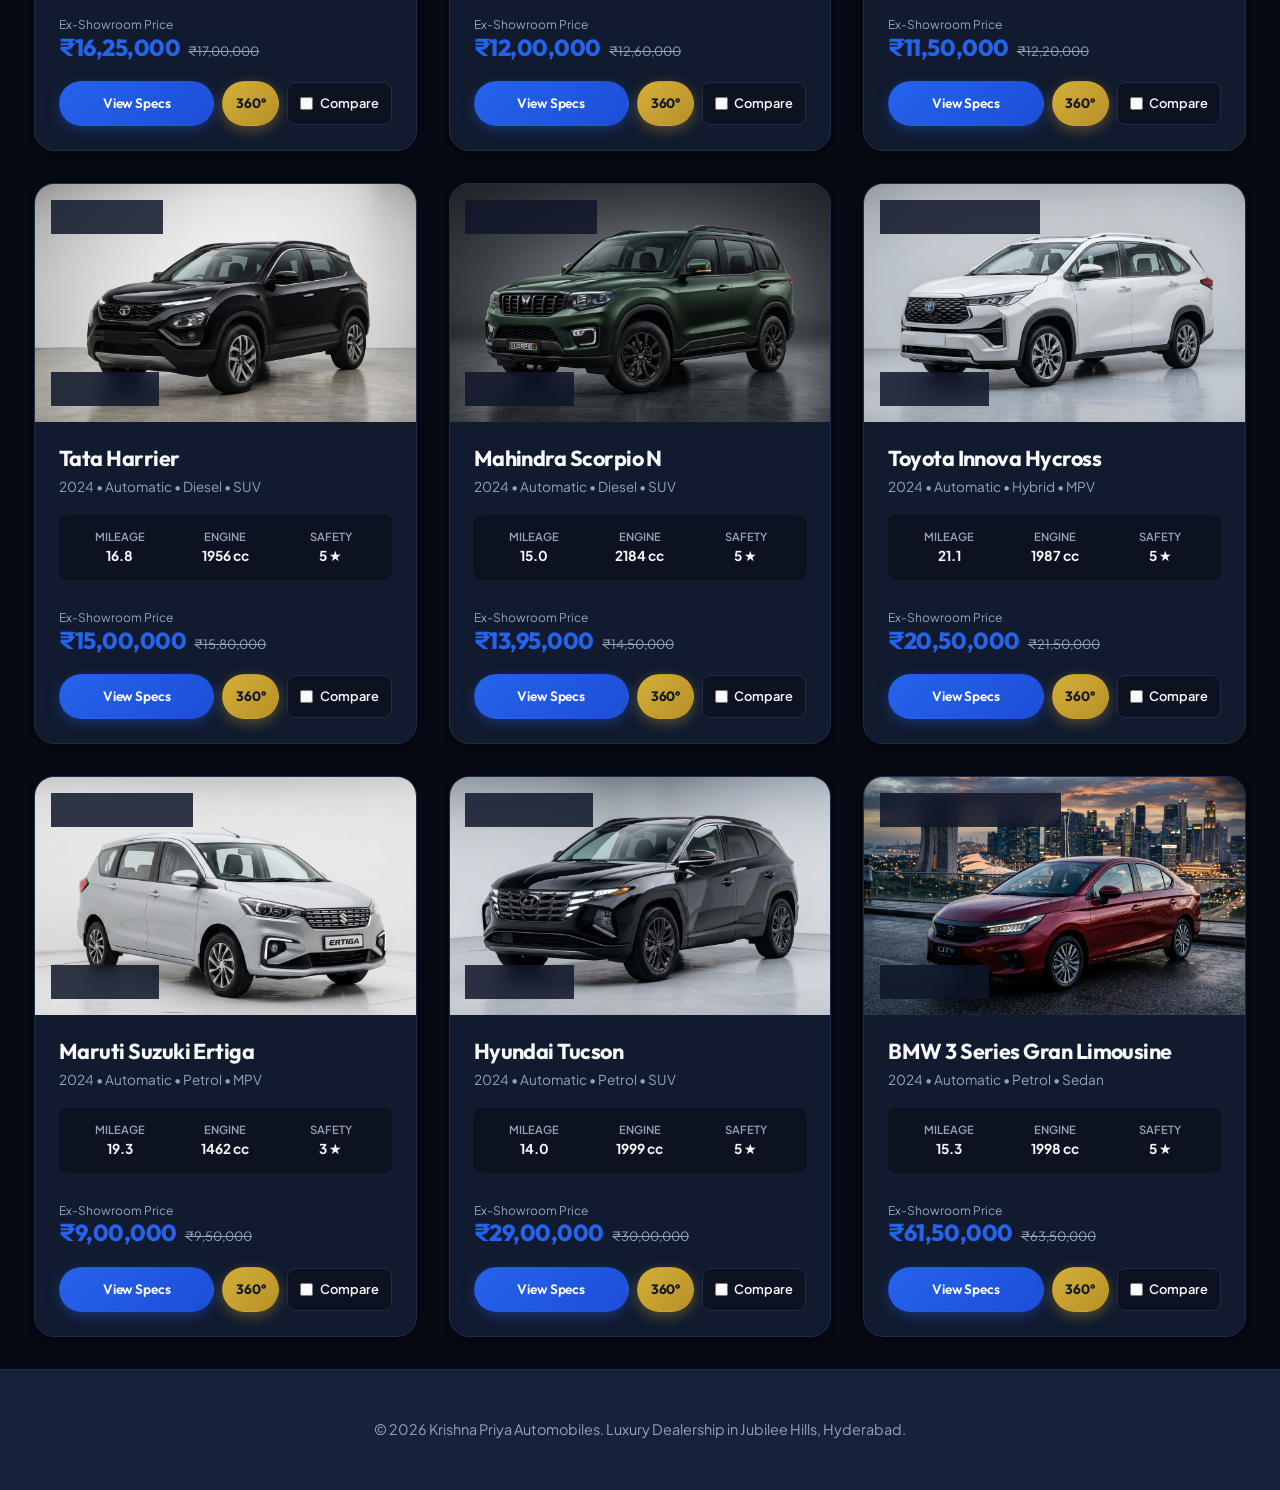
<file: vehicles.html>
<!DOCTYPE html>
<html lang="en" data-theme="dark">
<head>
  <meta charset="UTF-8">
  <meta name="viewport" content="width=device-width, initial-scale=1.0">
  <meta name="description" content="Explore Luxury Vehicles | Krishna Priya Automobiles Hyderabad - Search, multi-filter, compare side-by-side, and test drive luxury SUVs, Sedans, EVs, and MPVs.">
  <title>Vehicle Inventory & Search | Krishna Priya Automobiles</title>
  <link rel="preconnect" href="https://fonts.googleapis.com">
  <link rel="preconnect" href="https://fonts.gstatic.com" crossorigin>
  <link href="https://fonts.googleapis.com/css2?family=Cinzel:wght@500;700&family=Outfit:wght@400;500;600;700;800&family=Plus+Jakarta+Sans:wght@300;400;500;600;700;800&display=swap" rel="stylesheet">
  <link rel="stylesheet" href="css/style.css">
  <link rel="stylesheet" href="css/components.css">
  <link rel="stylesheet" href="css/pages.css">
</head>
<body>
  <!-- Preloader -->
  <div class="preloader" id="preloader">
    <div class="preloader-spinner">
      <div class="spinner-ring"></div>
      <span class="preloader-text">Krishna Priya Automobiles</span>
    </div>
  </div>

  <!-- Navbar -->
  <header class="navbar" id="navbar">
    <div class="container nav-container">
      <a href="index.html" class="nav-logo">
        <span class="logo-icon">🏎️</span>
        <div class="logo-text">
          <span class="logo-name">Krishna Priya</span>
          <span class="logo-tagline">AUTOMOBILES</span>
        </div>
      </a>
      <nav class="nav-menu" id="navMenu">
        <a href="index.html" class="nav-link">Home</a>
        <a href="vehicles.html" class="nav-link active">Vehicles</a>
        <a href="configurator.html" class="nav-link">3D Studio</a>
        <a href="compare.html" class="nav-link">Compare</a>
        <a href="offers.html" class="nav-link">Festive Offers</a>
        <a href="tradein.html" class="nav-link">Trade-In</a>
        <a href="services.html" class="nav-link">Services & EMI</a>
        <a href="vip-lounge.html" class="nav-link">VIP Lounge</a>
        <a href="testimonials.html" class="nav-link">Stories</a>
        <a href="about.html" class="nav-link">About</a>
        <a href="contact.html" class="nav-link">Contact</a>
      </nav>
      <div class="nav-actions">
        <button class="theme-toggle" id="themeToggle" aria-label="Toggle theme">
          <svg class="icon-sun" xmlns="http://www.w3.org/2000/svg" width="20" height="20" viewBox="0 0 24 24" fill="none" stroke="currentColor" stroke-width="2"><circle cx="12" cy="12" r="5"/><path d="M12 1v2M12 21v2M4.22 4.22l1.42 1.42M18.36 18.36l1.42 1.42M1 12h2M21 12h2M4.22 19.78l1.42-1.42M18.36 5.64l1.42-1.42"/></svg>
        </button>
        <a href="contact.html" class="btn btn-primary nav-cta">Book Test Drive</a>
        <button class="hamburger" id="hamburger" aria-label="Toggle menu">
          <span></span><span></span><span></span>
        </button>
      </div>
    </div>
  </header>

  <main style="padding-top: 5.5rem;">
    <section class="section" style="padding-bottom: 2rem;">
      <div class="container">
        <div style="margin-bottom: 1.5rem; display:flex; justify-content:space-between; align-items:flex-end; flex-wrap:wrap; gap:1rem;">
          <div>
            <span class="badge-360" style="color:var(--clr-gold);">100% INSPECTED INVENTORY</span>
            <h1 style="font-size: clamp(2.2rem, 4vw, 3rem); margin-top: 0.25rem;">Luxury Vehicle Catalog</h1>
            <p style="color:var(--clr-text-muted);" id="resultsCount">Showing 12 luxury vehicles</p>
          </div>

          <div style="display:flex; gap:0.6rem;">
            <button onclick="clearAllFilters()" class="btn btn-outline btn-sm">Reset All Filters</button>
          </div>
        </div>

        <!-- Filter & Search Toolbar -->
        <div class="filter-toolbar">
          <div class="filter-grid">
            <div class="filter-group">
              <label class="filter-label">Search Model / Keyword</label>
              <input type="text" id="searchInput" class="filter-input" placeholder="e.g. Creta, EV, BMW, SUV...">
            </div>

            <div class="filter-group">
              <label class="filter-label">Brand</label>
              <select id="brandFilter" class="filter-select">
                <option value="All">All Brands</option>
                <option value="Hyundai">Hyundai</option>
                <option value="Tata">Tata</option>
                <option value="Mahindra">Mahindra</option>
                <option value="Maruti Suzuki">Maruti Suzuki</option>
                <option value="Honda">Honda</option>
                <option value="Kia">Kia</option>
                <option value="Toyota">Toyota</option>
                <option value="BMW">BMW</option>
              </select>
            </div>

            <div class="filter-group">
              <label class="filter-label">Body Style</label>
              <select id="typeFilter" class="filter-select">
                <option value="All">All Body Types</option>
                <option value="SUV">SUV</option>
                <option value="Sedan">Sedan</option>
                <option value="Hatchback">Hatchback</option>
                <option value="MPV">MPV</option>
              </select>
            </div>

            <div class="filter-group">
              <label class="filter-label">Fuel Type</label>
              <select id="fuelFilter" class="filter-select">
                <option value="All">All Fuel Types</option>
                <option value="Petrol">Petrol</option>
                <option value="Diesel">Diesel</option>
                <option value="Electric">Electric</option>
                <option value="Hybrid">Hybrid</option>
              </select>
            </div>

            <div class="filter-group">
              <label class="filter-label">Transmission</label>
              <select id="transmissionFilter" class="filter-select">
                <option value="All">All Transmissions</option>
                <option value="Automatic">Automatic</option>
                <option value="Manual">Manual</option>
                <option value="CVT">CVT</option>
              </select>
            </div>

            <div class="filter-group">
              <label class="filter-label">Price Bracket</label>
              <select id="priceFilter" class="filter-select">
                <option value="All">All Prices</option>
                <option value="Under ₹5L">Under ₹5 Lakhs</option>
                <option value="₹5-10L">₹5 - ₹10 Lakhs</option>
                <option value="₹10-15L">₹10 - ₹15 Lakhs</option>
                <option value="₹15-20L">₹15 - ₹20 Lakhs</option>
                <option value="Above ₹20L">Above ₹20 Lakhs</option>
              </select>
            </div>

            <div class="filter-group">
              <label class="filter-label">Sort By</label>
              <select id="sortFilter" class="filter-select">
                <option value="Featured">Featured</option>
                <option value="Price: Low to High">Price: Low to High</option>
                <option value="Price: High to Low">Price: High to Low</option>
                <option value="Newest First">Newest First</option>
              </select>
            </div>
          </div>
        </div>

        <!-- Active Filter Pills Area -->
        <div id="activeFilterPills"></div>

        <!-- Inventory Grid -->
        <div class="grid grid-3" id="vehicleGrid"></div>

        <div id="noResults" style="display:none; text-align:center; padding: 4rem 1rem;">
          <h3 style="font-size: 1.5rem; margin-bottom: 0.5rem;">No vehicles matched your search filters</h3>
          <p style="color:var(--clr-text-muted); margin-bottom:1.5rem;">Try adjusting your filter options or clearing active search keywords.</p>
          <button onclick="clearAllFilters()" class="btn btn-primary">Reset All Filters</button>
        </div>
      </div>
    </section>
  </main>

  <!-- Floating Vehicle Compare Drawer Tray -->
  <div class="compare-tray" id="compareTray">
    <div style="font-weight:700; font-size:0.9rem;">Compare Vehicles:</div>
    <div class="compare-chips" id="compareChips"></div>
    <button class="btn btn-gold btn-sm" id="compareNowBtn" disabled>Compare Side-by-Side</button>
    <button class="btn btn-outline btn-sm" id="clearCompareBtn">Clear</button>
  </div>

  <!-- Comparison Matrix Modal -->
  <div class="modal-backdrop" id="compareModal">
    <div class="modal-container" style="max-width:1100px;">
      <div class="modal-header">
        <h3 class="modal-title">Vehicle Comparison Matrix</h3>
        <span class="modal-close" id="closeCompareModal">&times;</span>
      </div>
      <div class="modal-body" id="compareModalBody"></div>
    </div>
  </div>

  <!-- Vehicle Detail Modal -->
  <div class="modal-backdrop" id="vehicleDetailModal">
    <div class="modal-container" style="max-width: 900px;">
      <div class="modal-header">
        <h3 class="modal-title">Vehicle Specifications</h3>
        <span class="modal-close" id="closeDetailModal">&times;</span>
      </div>
      <div class="modal-body" id="vehicleDetailBody"></div>
    </div>
  </div>

  <!-- 360 Viewer Modal -->
  <div class="modal-backdrop" id="modal360">
    <div class="modal-360-container">
      <div class="modal-360-header">
        <div>
          <span class="badge-360">360° INTERACTIVE VIEW</span>
          <h3 class="modal-360-title" id="viewer360Title">Hyundai Creta 2024</h3>
          <p class="modal-360-sub" id="viewer360Sub">Drag left/right to rotate 360° exterior view</p>
        </div>
        <span class="modal-360-close" id="close360Modal">&times;</span>
      </div>
      <div class="modal-360-view-tabs">
        <span class="view-tab active" id="tabExterior">Exterior 360°</span>
        <span class="view-tab" id="tabInterior">Interior Cockpit</span>
      </div>
      <div class="modal-360-canvas-wrap" id="canvasWrap">
        <div class="glow-backdrop" id="glowBackdrop"></div>
        <div class="vehicle-360-stage" id="stage360">
          <img src="images/car_creta.jpg" alt="360 view" class="vehicle-360-img" id="img360">
        </div>
        <span class="canvas-angle-indicator" id="angleIndicator">0°</span>
        <div class="drag-hint" id="dragHint"><span>↔️ Drag to Rotate 360°</span></div>
      </div>
      <div class="modal-360-footer">
        <div class="color-picker-wrap">
          <span class="color-label">Color:</span>
          <div class="color-swatches" id="colorSwatches"></div>
        </div>
        <div style="display:flex; gap:0.6rem;">
          <a href="contact.html" class="btn btn-primary btn-sm">Book Doorstep Test Drive</a>
        </div>
      </div>
    </div>
  </div>

  <!-- Floating WhatsApp Widget -->
  <div class="wa-widget">
    <div class="wa-fab" id="waFabToggle">
      💬
      <span class="wa-badge-pulse"></span>
    </div>
    <div class="wa-chat-card" id="waChatCard">
      <div class="wa-chat-header">
        <div>
          <div class="wa-chat-header-title">Krishna Priya Desk</div>
          <div class="wa-chat-header-sub"><span class="online-dot"></span> Online | Replies instantly</div>
        </div>
        <span style="cursor:pointer; font-size:1.4rem;" id="waChatClose">&times;</span>
      </div>
      <div class="wa-chat-body">
        <div class="wa-chat-bubble">
          👋 Need help choosing between SUV models or comparing specs? Chat with our vehicle specialist right now!
        </div>
        <a href="https://wa.me/919876543210?text=Hi!%20I%20am%20browsing%20your%20car%20inventory%20and%20need%20assistance." target="_blank" rel="noopener" class="wa-chat-btn">
          <span>Chat on WhatsApp</span>
        </a>
      </div>
    </div>
  </div>

  <!-- Footer -->
  <footer style="background: var(--clr-surface-elevated); border-top: 1px solid var(--clr-border); padding: 3rem 0; text-align: center; font-size:0.9rem; color: var(--clr-text-muted);">
    <div class="container">
      <p>© 2026 Krishna Priya Automobiles. Luxury Dealership in Jubilee Hills, Hyderabad.</p>
    </div>
  </footer>
  <script src="js/vehicle_images.js"></script>
  <script src="js/vehicles.js"></script>
  <script src="js/viewer360.js"></script>
  <script src="js/calculator.js"></script>
  <script src="js/main.js"></script>
  <script src="js/assistant.js"></script>
</body>
</html>
</file>
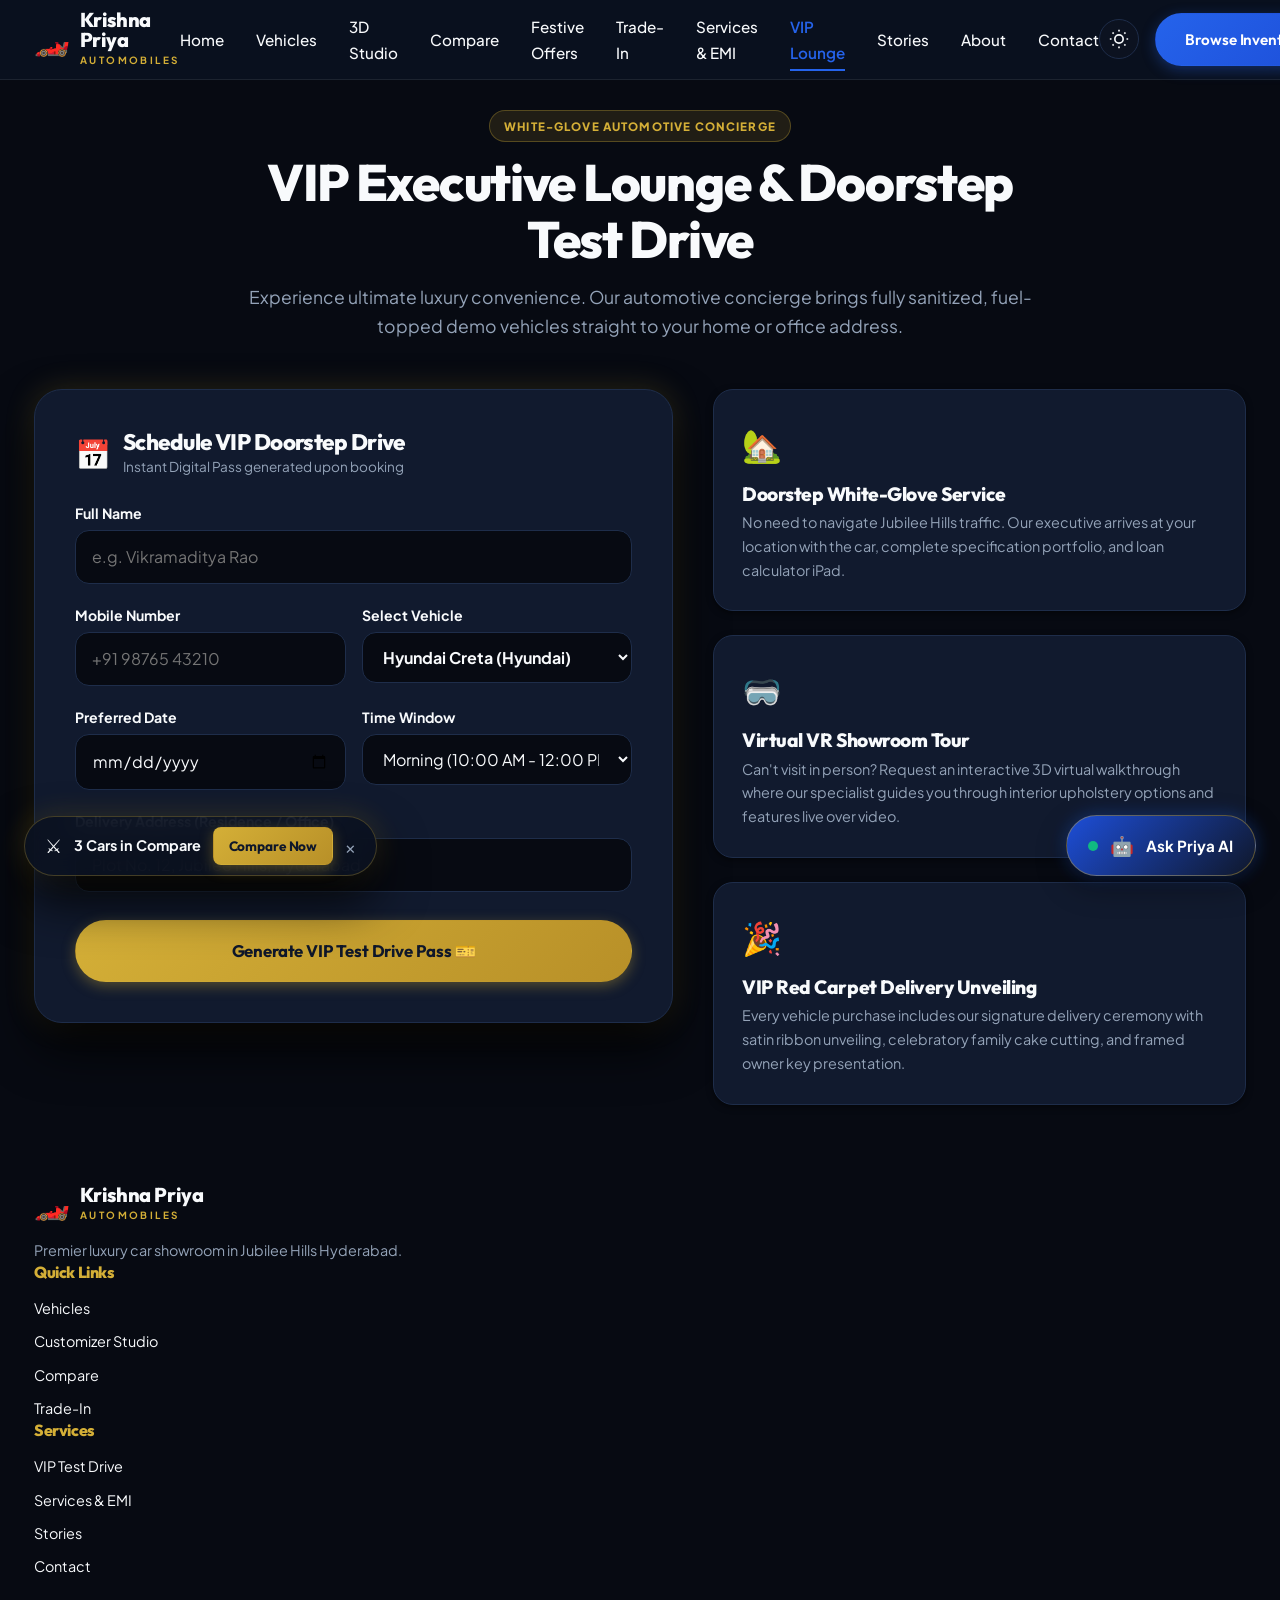
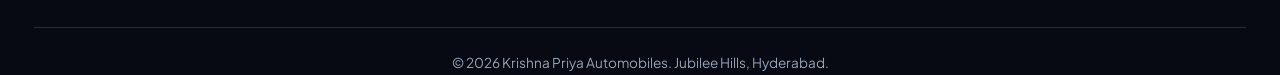
<file: vip-lounge.html>
<!DOCTYPE html>
<html lang="en" data-theme="dark">
<head>
  <meta charset="UTF-8">
  <meta name="viewport" content="width=device-width, initial-scale=1.0">
  <meta name="description" content="VIP Concierge & Doorstep Test Drive Lounge - Krishna Priya Automobiles Jubilee Hills Hyderabad. Book doorstep test drives, VR showroom tours, and executive fleet consultations.">
  <title>VIP Concierge & Doorstep Test Drive | Krishna Priya Automobiles</title>
  <link rel="preconnect" href="https://fonts.googleapis.com">
  <link rel="preconnect" href="https://fonts.gstatic.com" crossorigin>
  <link href="https://fonts.googleapis.com/css2?family=Cinzel:wght@500;700&family=Outfit:wght@400;500;600;700;800&family=Plus+Jakarta+Sans:wght@300;400;500;600;700;800&display=swap" rel="stylesheet">
  <link rel="stylesheet" href="css/style.css">
  <link rel="stylesheet" href="css/components.css">
  <link rel="stylesheet" href="css/pages.css">
</head>
<body>
  <!-- Preloader -->
  <div class="preloader" id="preloader">
    <div class="preloader-spinner">
      <div class="spinner-ring"></div>
      <span class="preloader-text">Krishna Priya Automobiles</span>
    </div>
  </div>

  <!-- Header Navbar -->
  <header class="navbar" id="navbar">
    <div class="container nav-container">
      <a href="index.html" class="nav-logo">
        <span class="logo-icon">🏎️</span>
        <div class="logo-text">
          <span class="logo-name">Krishna Priya</span>
          <span class="logo-tagline">AUTOMOBILES</span>
        </div>
      </a>
      <nav class="nav-menu" id="navMenu">
        <a href="index.html" class="nav-link">Home</a>
        <a href="vehicles.html" class="nav-link">Vehicles</a>
        <a href="configurator.html" class="nav-link">3D Studio</a>
        <a href="compare.html" class="nav-link">Compare</a>
        <a href="offers.html" class="nav-link">Festive Offers</a>
        <a href="tradein.html" class="nav-link">Trade-In</a>
        <a href="services.html" class="nav-link">Services & EMI</a>
        <a href="vip-lounge.html" class="nav-link active">VIP Lounge</a>
        <a href="testimonials.html" class="nav-link">Stories</a>
        <a href="about.html" class="nav-link">About</a>
        <a href="contact.html" class="nav-link">Contact</a>
      </nav>
      <div class="nav-actions">
        <button class="theme-toggle" id="themeToggle" aria-label="Toggle dark/light theme">
          <svg class="icon-sun" xmlns="http://www.w3.org/2000/svg" width="20" height="20" viewBox="0 0 24 24" fill="none" stroke="currentColor" stroke-width="2"><circle cx="12" cy="12" r="5"/><path d="M12 1v2M12 21v2M4.22 4.22l1.42 1.42M18.36 18.36l1.42 1.42M1 12h2M21 12h2M4.22 19.78l1.42-1.42M18.36 5.64l1.42-1.42"/></svg>
        </button>
        <a href="vehicles.html" class="btn btn-primary nav-cta">Browse Inventory</a>
        <button class="hamburger" id="hamburger" aria-label="Toggle mobile menu">
          <span></span><span></span><span></span>
        </button>
      </div>
    </div>
  </header>

  <main style="padding-top: 110px; padding-bottom: 80px;">
    <div class="container">
      <!-- Hero Header -->
      <div style="text-align: center; max-width: 800px; margin: 0 auto 3rem auto;">
        <span class="badge-360" style="margin-bottom:0.75rem; display:inline-block;">WHITE-GLOVE AUTOMOTIVE CONCIERGE</span>
        <h1 style="font-size: clamp(2.2rem, 4vw, 3.5rem); font-weight: 800; line-height: 1.1; margin-bottom: 1rem;">VIP Executive Lounge & Doorstep Test Drive</h1>
        <p style="font-size: 1.1rem; color: var(--clr-text-muted);">Experience ultimate luxury convenience. Our automotive concierge brings fully sanitized, fuel-topped demo vehicles straight to your home or office address.</p>
      </div>

      <!-- Grid layout for VIP Services & Booking Form -->
      <div style="display:grid; grid-template-columns: 1.2fr 1fr; gap:2.5rem; align-items:start;">
        <!-- Left: VIP Booking Form -->
        <div style="background:var(--clr-surface); border:1px solid var(--clr-border); border-radius:var(--radius-xl); padding:2.5rem; box-shadow:var(--shadow-luxury);">
          <div style="display:flex; align-items:center; gap:0.75rem; margin-bottom:1.5rem;">
            <span style="font-size:1.8rem;">📅</span>
            <div>
              <h3 style="font-weight:800; font-size:1.4rem;">Schedule VIP Doorstep Drive</h3>
              <p style="font-size:0.85rem; color:var(--clr-text-muted);">Instant Digital Pass generated upon booking</p>
            </div>
          </div>

          <form onsubmit="handleVIPBooking(event)">
            <div style="display:flex; flex-direction:column; gap:1.25rem;">
              <div>
                <label style="display:block; font-size:0.88rem; font-weight:700; margin-bottom:0.3rem;">Full Name</label>
                <input type="text" id="vipCustomerName" required placeholder="e.g. Vikramaditya Rao" class="form-control" style="width:100%; padding:0.8rem 1rem; border-radius:var(--radius-md); border:1px solid var(--clr-border); background:var(--clr-bg); color:var(--clr-text);">
              </div>

              <div style="display:grid; grid-template-columns:1fr 1fr; gap:1rem;">
                <div>
                  <label style="display:block; font-size:0.88rem; font-weight:700; margin-bottom:0.3rem;">Mobile Number</label>
                  <input type="tel" id="vipPhone" required placeholder="+91 98765 43210" class="form-control" style="width:100%; padding:0.8rem 1rem; border-radius:var(--radius-md); border:1px solid var(--clr-border); background:var(--clr-bg); color:var(--clr-text);">
                </div>
                <div>
                  <label style="display:block; font-size:0.88rem; font-weight:700; margin-bottom:0.3rem;">Select Vehicle</label>
                  <select id="vipCarSelect" class="form-control" style="width:100%; padding:0.8rem 1rem; border-radius:var(--radius-md); border:1px solid var(--clr-border); background:var(--clr-bg); color:var(--clr-text); font-weight:700;">
                  </select>
                </div>
              </div>

              <div style="display:grid; grid-template-columns:1fr 1fr; gap:1rem;">
                <div>
                  <label style="display:block; font-size:0.88rem; font-weight:700; margin-bottom:0.3rem;">Preferred Date</label>
                  <input type="date" id="vipDriveDate" required class="form-control" style="width:100%; padding:0.8rem 1rem; border-radius:var(--radius-md); border:1px solid var(--clr-border); background:var(--clr-bg); color:var(--clr-text);">
                </div>
                <div>
                  <label style="display:block; font-size:0.88rem; font-weight:700; margin-bottom:0.3rem;">Time Window</label>
                  <select id="vipTimeSlot" class="form-control" style="width:100%; padding:0.8rem 1rem; border-radius:var(--radius-md); border:1px solid var(--clr-border); background:var(--clr-bg); color:var(--clr-text);">
                    <option value="10:00 AM - 12:00 PM">Morning (10:00 AM - 12:00 PM)</option>
                    <option value="02:00 PM - 04:00 PM">Afternoon (02:00 PM - 04:00 PM)</option>
                    <option value="05:00 PM - 07:00 PM">Evening (05:00 PM - 07:00 PM)</option>
                  </select>
                </div>
              </div>

              <div>
                <label style="display:block; font-size:0.88rem; font-weight:700; margin-bottom:0.3rem;">Delivery Address (Residence / Office)</label>
                <input type="text" id="vipLocation" required placeholder="Plot No. 12, Jubilee Hills, Hyderabad" class="form-control" style="width:100%; padding:0.8rem 1rem; border-radius:var(--radius-md); border:1px solid var(--clr-border); background:var(--clr-bg); color:var(--clr-text);">
              </div>

              <button type="submit" class="btn btn-gold btn-lg" style="margin-top:0.5rem; width:100%;">Generate VIP Test Drive Pass 🎫</button>
            </div>
          </form>
        </div>

        <!-- Right: Concierge Features & Perks -->
        <div style="display:flex; flex-direction:column; gap:1.5rem;">
          <div class="card" style="padding:1.75rem; border:1px solid var(--clr-border); border-radius:var(--radius-lg);">
            <div style="font-size:2rem; margin-bottom:0.75rem;">🏡</div>
            <h3 style="font-weight:800; font-size:1.2rem; margin-bottom:0.4rem;">Doorstep White-Glove Service</h3>
            <p style="font-size:0.9rem; color:var(--clr-text-muted);">No need to navigate Jubilee Hills traffic. Our executive arrives at your location with the car, complete specification portfolio, and loan calculator iPad.</p>
          </div>

          <div class="card" style="padding:1.75rem; border:1px solid var(--clr-border); border-radius:var(--radius-lg);">
            <div style="font-size:2rem; margin-bottom:0.75rem;">🥽</div>
            <h3 style="font-weight:800; font-size:1.2rem; margin-bottom:0.4rem;">Virtual VR Showroom Tour</h3>
            <p style="font-size:0.9rem; color:var(--clr-text-muted);">Can't visit in person? Request an interactive 3D virtual walkthrough where our specialist guides you through interior upholstery options and features live over video.</p>
          </div>

          <div class="card" style="padding:1.75rem; border:1px solid var(--clr-border); border-radius:var(--radius-lg);">
            <div style="font-size:2rem; margin-bottom:0.75rem;">🎉</div>
            <h3 style="font-weight:800; font-size:1.2rem; margin-bottom:0.4rem;">VIP Red Carpet Delivery Unveiling</h3>
            <p style="font-size:0.9rem; color:var(--clr-text-muted);">Every vehicle purchase includes our signature delivery ceremony with satin ribbon unveiling, celebratory family cake cutting, and framed owner key presentation.</p>
          </div>
        </div>
      </div>
    </div>
  </main>

  <!-- Footer -->
  <footer class="footer">
    <div class="container">
      <div class="footer-grid">
        <div class="footer-brand">
          <a href="index.html" class="nav-logo" style="margin-bottom:1rem; display:inline-flex;">
            <span class="logo-icon">🏎️</span>
            <div class="logo-text">
              <span class="logo-name">Krishna Priya</span>
              <span class="logo-tagline">AUTOMOBILES</span>
            </div>
          </a>
          <p style="color:var(--clr-text-muted); font-size:0.9rem;">Premier luxury car showroom in Jubilee Hills Hyderabad.</p>
        </div>
        <div>
          <h4 style="margin-bottom:1rem; font-weight:800; color:var(--clr-gold);">Quick Links</h4>
          <ul style="display:flex; flex-direction:column; gap:0.6rem; font-size:0.9rem;">
            <li><a href="vehicles.html">Vehicles</a></li>
            <li><a href="configurator.html">Customizer Studio</a></li>
            <li><a href="compare.html">Compare</a></li>
            <li><a href="tradein.html">Trade-In</a></li>
          </ul>
        </div>
        <div>
          <h4 style="margin-bottom:1rem; font-weight:800; color:var(--clr-gold);">Services</h4>
          <ul style="display:flex; flex-direction:column; gap:0.6rem; font-size:0.9rem;">
            <li><a href="vip-lounge.html">VIP Test Drive</a></li>
            <li><a href="services.html">Services & EMI</a></li>
            <li><a href="testimonials.html">Stories</a></li>
            <li><a href="contact.html">Contact</a></li>
          </ul>
        </div>
      </div>
      <div style="border-top:1px solid var(--clr-border); margin-top:3rem; padding-top:1.5rem; text-align:center; font-size:0.85rem; color:var(--clr-text-muted);">
        © 2026 Krishna Priya Automobiles. Jubilee Hills, Hyderabad.
      </div>
    </div>
  </footer>

  <!-- Scripts -->
  <script src="js/vehicle_images.js"></script>
  <script src="js/vehicles.js"></script>
  <script src="js/main.js"></script>
  <script src="js/assistant.js"></script>
  <script src="js/vip.js"></script>
</body>
</html>
</file>
<file: css/style.css>
/* ==========================================================================
   Krishna Priya Automobiles - Premier Luxury Showroom Design System
   ========================================================================== */
*, *::before, *::after {
  box-sizing: border-box;
  margin: 0;
  padding: 0;
}

html {
  font-size: 100%;
  scroll-behavior: smooth;
  font-family: 'Plus Jakarta Sans', 'Inter', system-ui, -apple-system, sans-serif;
}

body {
  margin: 0;
  padding: 0;
  text-rendering: optimizeLegibility;
  -webkit-font-smoothing: antialiased;
  -moz-osx-font-smoothing: grayscale;
  background-color: var(--clr-bg);
  color: var(--clr-text);
  line-height: 1.65;
  transition: background-color 0.3s ease, color 0.3s ease;
  overflow-x: hidden;
}

ul, ol { list-style: none; }
a { text-decoration: none; color: inherit; transition: all 0.25s ease; }
img, picture, video, canvas, svg { display: block; max-width: 100%; height: auto; }
input, button, textarea, select { font: inherit; outline: none; }
button { background: transparent; border: none; cursor: pointer; }

/* ==========================================================================
   Luxury Theme Custom Properties & Color Palette
   ========================================================================== */
:root {
  --clr-primary: #070b14;
  --clr-white: #ffffff;
  --clr-blue: #2563eb;
  --clr-blue-hover: #1d4ed8;
  --clr-blue-light: #3b82f6;
  --clr-gold: #d4af37;
  --clr-gold-light: #f3e5ab;
  --clr-gold-hover: #c59b27;
  --clr-gold-glow: rgba(212, 175, 55, 0.28);
  --clr-red: #ef4444;
  --clr-red-hover: #dc2626;
  --clr-green: #10b981;
  --clr-whatsapp: #25d366;
  
  --clr-bg: #f8fafc;
  --clr-bg-alt: #f1f5f9;
  --clr-surface: #ffffff;
  --clr-surface-elevated: #ffffff;
  --clr-text: #0f172a;
  --clr-text-muted: #64748b;
  --clr-border: #e2e8f0;
  --clr-border-glow: rgba(37, 99, 235, 0.2);
  --clr-overlay: rgba(15, 23, 42, 0.75);

  --font-heading: 'Outfit', 'Plus Jakarta Sans', sans-serif;
  --font-serif: 'Cinzel', Georgia, serif;
  --font-body: 'Plus Jakarta Sans', 'Inter', sans-serif;

  --shadow-sm: 0 2px 6px rgba(0, 0, 0, 0.04);
  --shadow-md: 0 8px 24px rgba(0, 0, 0, 0.08);
  --shadow-lg: 0 16px 40px rgba(0, 0, 0, 0.12);
  --shadow-luxury: 0 20px 40px rgba(0, 0, 0, 0.15), 0 0 25px rgba(212, 175, 55, 0.15);

  --radius-sm: 8px;
  --radius-md: 14px;
  --radius-lg: 20px;
  --radius-xl: 28px;
  --radius-pill: 9999px;

  --transition: 0.35s cubic-bezier(0.16, 1, 0.3, 1);
  --glass-bg: rgba(255, 255, 255, 0.88);
  --glass-border: rgba(226, 232, 240, 0.8);
}

[data-theme="dark"] {
  --clr-bg: #070a12;
  --clr-bg-alt: #0c1220;
  --clr-surface: #111a2e;
  --clr-surface-elevated: #16223b;
  --clr-text: #f8fafc;
  --clr-text-muted: #94a3b8;
  --clr-border: #1e2d4a;
  --clr-border-glow: rgba(212, 175, 55, 0.3);
  --clr-overlay: rgba(3, 7, 18, 0.9);

  --shadow-sm: 0 2px 6px rgba(0, 0, 0, 0.5);
  --shadow-md: 0 8px 24px rgba(0, 0, 0, 0.6);
  --shadow-lg: 0 16px 40px rgba(0, 0, 0, 0.75);
  --shadow-luxury: 0 24px 50px rgba(0, 0, 0, 0.85), 0 0 30px rgba(212, 175, 55, 0.2);

  --glass-bg: rgba(11, 18, 32, 0.88);
  --glass-border: rgba(255, 255, 255, 0.08);
}

/* Custom Luxury Scrollbar */
::-webkit-scrollbar {
  width: 9px;
}
::-webkit-scrollbar-track {
  background: var(--clr-bg);
}
::-webkit-scrollbar-thumb {
  background: var(--clr-border);
  border-radius: 5px;
}
::-webkit-scrollbar-thumb:hover {
  background: var(--clr-gold);
}

/* ==========================================================================
   Typography & Global Layout
   ========================================================================== */
h1, h2, h3, h4, h5, h6 {
  font-family: var(--font-heading);
  font-weight: 700;
  line-height: 1.15;
  color: var(--clr-text);
  letter-spacing: -0.025em;
}

.container {
  max-width: 1260px;
  margin: 0 auto;
  padding: 0 1.5rem;
  width: 100%;
}

.section {
  padding: 6rem 0;
  position: relative;
}

.section-header {
  text-align: center;
  margin-bottom: 3.75rem;
  position: relative;
}

.section-title {
  font-family: var(--font-heading);
  font-size: clamp(2.1rem, 4.5vw, 2.85rem);
  color: var(--clr-text);
  font-weight: 800;
  letter-spacing: -0.03em;
  margin-bottom: 0.85rem;
  position: relative;
  display: inline-block;
}

.section-title::after {
  content: '';
  position: absolute;
  bottom: -12px;
  left: 50%;
  transform: translateX(-50%);
  width: 80px;
  height: 3px;
  background: linear-gradient(90deg, var(--clr-blue), var(--clr-gold), var(--clr-blue));
  border-radius: 3px;
}

.section-subtitle {
  color: var(--clr-text-muted);
  font-size: 1.1rem;
  max-width: 660px;
  margin: 1.15rem auto 0;
  line-height: 1.65;
}

/* Grid Framework */
.grid { display: grid; gap: 2rem; }
.grid-2 { grid-template-columns: repeat(2, 1fr); }
.grid-3 { grid-template-columns: repeat(3, 1fr); }
.grid-4 { grid-template-columns: repeat(4, 1fr); }

@media (max-width: 992px) {
  .grid-4 { grid-template-columns: repeat(2, 1fr); }
  .grid-3 { grid-template-columns: repeat(2, 1fr); }
}

@media (max-width: 640px) {
  .grid-4, .grid-3, .grid-2 { grid-template-columns: 1fr; }
  .section { padding: 3.75rem 0; }
}

/* Utility Helpers */
.text-center { text-align: center; }
.text-muted { color: var(--clr-text-muted); }
.text-gold { color: var(--clr-gold); }
.text-blue { color: var(--clr-blue); }
.bg-alt { background-color: var(--clr-bg-alt); }

/* Luxury Badge 360 Accent */
.badge-360 {
  display: inline-flex;
  align-items: center;
  gap: 0.4rem;
  padding: 0.35rem 0.9rem;
  border-radius: var(--radius-pill);
  font-size: 0.75rem;
  font-weight: 800;
  letter-spacing: 0.08em;
  text-transform: uppercase;
  background: rgba(212, 175, 55, 0.12);
  color: var(--clr-gold);
  border: 1px solid rgba(212, 175, 55, 0.3);
}

/* ==========================================================================
   Glassmorphism & Showroom Header Navbar
   ========================================================================== */
.navbar {
  position: fixed;
  top: 0;
  left: 0;
  right: 0;
  height: 5rem;
  z-index: 1000;
  transition: var(--transition);
  background: var(--glass-bg);
  backdrop-filter: blur(16px);
  -webkit-backdrop-filter: blur(16px);
  border-bottom: 1px solid var(--glass-border);
}

.navbar.scrolled {
  box-shadow: var(--shadow-md);
  height: 4.25rem;
  background: var(--glass-bg);
}

.nav-container {
  display: flex;
  align-items: center;
  justify-content: space-between;
  height: 100%;
}

.nav-logo {
  display: flex;
  align-items: center;
  gap: 0.6rem;
  text-decoration: none;
}

.logo-icon {
  font-size: 1.8rem;
  line-height: 1;
}

.logo-text {
  display: flex;
  flex-direction: column;
}

.logo-name {
  font-family: var(--font-heading);
  font-weight: 800;
  font-size: 1.25rem;
  color: var(--clr-text);
  line-height: 1;
  letter-spacing: -0.02em;
}

.logo-tagline {
  font-size: 0.62rem;
  font-weight: 700;
  color: var(--clr-gold);
  letter-spacing: 0.25em;
  margin-top: 2px;
}

.nav-menu {
  display: flex;
  align-items: center;
  gap: 2rem;
}

.nav-link {
  font-weight: 500;
  font-size: 0.95rem;
  color: var(--clr-text);
  position: relative;
  padding: 0.4rem 0;
}

.nav-link::after {
  content: '';
  position: absolute;
  bottom: 0;
  left: 0;
  width: 0;
  height: 2px;
  background: var(--clr-blue);
  transition: width 0.3s ease;
}

.nav-link:hover::after,
.nav-link.active::after {
  width: 100%;
}

.nav-link.active {
  color: var(--clr-blue);
  font-weight: 600;
}

.nav-actions {
  display: flex;
  align-items: center;
  gap: 1rem;
}

.theme-toggle {
  width: 40px;
  height: 40px;
  border-radius: 50%;
  display: flex;
  align-items: center;
  justify-content: center;
  color: var(--clr-text);
  background: var(--clr-bg-alt);
  border: 1px solid var(--clr-border);
  transition: var(--transition);
}

.theme-toggle:hover {
  background: var(--clr-border);
  color: var(--clr-gold);
}

.hamburger {
  display: none;
  flex-direction: column;
  gap: 5px;
  width: 30px;
  height: 24px;
  justify-content: center;
}

.hamburger span {
  width: 100%;
  height: 2px;
  background: var(--clr-text);
  transition: var(--transition);
}

@media (max-width: 868px) {
  .hamburger { display: flex; }
  .nav-menu {
    position: fixed;
    top: 4.5rem;
    right: -100%;
    width: 280px;
    height: calc(100vh - 4.5rem);
    background: var(--clr-surface-elevated);
    flex-direction: column;
    padding: 2rem;
    box-shadow: var(--shadow-lg);
    transition: right 0.4s ease;
    align-items: flex-start;
  }
  .nav-menu.active { right: 0; }
  .nav-cta { display: none; }
}

/* ==========================================================================
   Preloader & Toast Notifications System
   ========================================================================== */
.preloader {
  position: fixed;
  inset: 0;
  background: var(--clr-bg);
  z-index: 9999;
  display: flex;
  align-items: center;
  justify-content: center;
  transition: opacity 0.5s ease, visibility 0.5s ease;
}

.preloader.fade-out {
  opacity: 0;
  visibility: hidden;
}

.preloader-spinner {
  display: flex;
  flex-direction: column;
  align-items: center;
  gap: 1.25rem;
}

.spinner-ring {
  width: 50px;
  height: 50px;
  border: 3px solid var(--clr-border);
  border-top-color: var(--clr-blue);
  border-right-color: var(--clr-gold);
  border-radius: 50%;
  animation: spin 0.8s linear infinite;
}

@keyframes spin {
  to { transform: rotate(360deg); }
}

.preloader-text {
  font-family: var(--font-heading);
  font-weight: 700;
  font-size: 1.1rem;
  letter-spacing: 0.05em;
  color: var(--clr-text);
}

.toast-container {
  position: fixed;
  bottom: 2rem;
  right: 2rem;
  z-index: 10000;
  display: flex;
  flex-direction: column;
  gap: 0.75rem;
  pointer-events: none;
}

.toast {
  background: var(--clr-surface-elevated);
  color: var(--clr-text);
  padding: 1rem 1.5rem;
  border-radius: var(--radius-md);
  border-left: 4px solid var(--clr-blue);
  box-shadow: var(--shadow-luxury);
  opacity: 0;
  transform: translateY(20px);
  transition: opacity 0.3s ease, transform 0.3s ease;
  display: flex;
  align-items: center;
  gap: 0.75rem;
  pointer-events: auto;
  max-width: 380px;
}

.toast.show {
  opacity: 1;
  transform: translateY(0);
}

.toast-success { border-left-color: var(--clr-green); }
.toast-warning { border-left-color: var(--clr-gold); }
.toast-error { border-left-color: var(--clr-red); }

/* ==========================================================================
   Floating WhatsApp & Quick Inquiry Widget
   ========================================================================== */
.wa-widget {
  position: fixed;
  bottom: 2rem;
  left: 2rem;
  z-index: 8000;
}

.wa-fab {
  width: 60px;
  height: 60px;
  border-radius: 50%;
  background: linear-gradient(135deg, #25d366, #128c7e);
  color: #ffffff;
  display: flex;
  align-items: center;
  justify-content: center;
  font-size: 1.8rem;
  box-shadow: 0 8px 24px rgba(37, 211, 102, 0.4);
  cursor: pointer;
  transition: transform 0.3s ease, box-shadow 0.3s ease;
  position: relative;
}

.wa-fab:hover {
  transform: scale(1.1);
  box-shadow: 0 12px 30px rgba(37, 211, 102, 0.6);
}

.wa-badge-pulse {
  position: absolute;
  top: 2px;
  right: 2px;
  width: 14px;
  height: 14px;
  background: #ff3b30;
  border: 2px solid #ffffff;
  border-radius: 50%;
  animation: pulse-ring 1.8s cubic-bezier(0.215, 0.61, 0.355, 1) infinite;
}

@keyframes pulse-ring {
  0% { transform: scale(0.95); box-shadow: 0 0 0 0 rgba(255, 59, 48, 0.7); }
  70% { transform: scale(1); box-shadow: 0 0 0 10px rgba(255, 59, 48, 0); }
  100% { transform: scale(0.95); box-shadow: 0 0 0 0 rgba(255, 59, 48, 0); }
}

.wa-chat-card {
  position: absolute;
  bottom: 80px;
  left: 0;
  width: 320px;
  background: var(--clr-surface-elevated);
  border: 1px solid var(--clr-border);
  border-radius: var(--radius-lg);
  box-shadow: var(--shadow-luxury);
  overflow: hidden;
  display: none;
  flex-direction: column;
  animation: waSlideUp 0.3s cubic-bezier(0.16, 1, 0.3, 1) forwards;
}

.wa-chat-card.active { display: flex; }

@keyframes waSlideUp {
  from { opacity: 0; transform: translateY(20px) scale(0.95); }
  to { opacity: 1; transform: translateY(0) scale(1); }
}

.wa-chat-header {
  background: linear-gradient(135deg, #075e54, #128c7e);
  color: #ffffff;
  padding: 1rem 1.25rem;
  display: flex;
  align-items: center;
  justify-content: space-between;
}

.wa-chat-header-title {
  font-weight: 700;
  font-size: 1rem;
  font-family: var(--font-heading);
}

.wa-chat-header-sub {
  font-size: 0.75rem;
  opacity: 0.9;
  display: flex;
  align-items: center;
  gap: 0.3rem;
}

.online-dot {
  width: 8px;
  height: 8px;
  background: #25d366;
  border-radius: 50%;
  display: inline-block;
}

.wa-chat-body {
  padding: 1.25rem;
  background: var(--clr-bg);
  display: flex;
  flex-direction: column;
  gap: 1rem;
}

.wa-chat-bubble {
  background: var(--clr-surface);
  border: 1px solid var(--clr-border);
  padding: 0.85rem 1rem;
  border-radius: var(--radius-md);
  font-size: 0.88rem;
  line-height: 1.5;
  color: var(--clr-text);
  box-shadow: var(--shadow-sm);
}

.wa-chat-btn {
  background: #25d366;
  color: #ffffff;
  padding: 0.8rem 1rem;
  border-radius: var(--radius-pill);
  font-weight: 700;
  font-size: 0.9rem;
  display: flex;
  align-items: center;
  justify-content: center;
  gap: 0.5rem;
  text-decoration: none;
  transition: background 0.2s ease;
}

.wa-chat-btn:hover {
  background: #128c7e;
  color: #ffffff;
}
</file>
<file: css/components.css>
/* ==========================================================================
   Krishna Priya Automobiles - UI Components Styling
   ========================================================================== */

/* ==========================================================================
   Buttons & Interactive Actions
   ========================================================================== */
.btn {
  display: inline-flex;
  align-items: center;
  justify-content: center;
  gap: 0.6rem;
  padding: 0.8rem 1.8rem;
  border-radius: var(--radius-pill);
  font-weight: 600;
  font-family: var(--font-heading);
  cursor: pointer;
  transition: var(--transition);
  border: 1px solid transparent;
  text-align: center;
  white-space: nowrap;
  letter-spacing: -0.01em;
  font-size: 0.95rem;
  user-select: none;
}

.btn:hover {
  transform: translateY(-3px);
  box-shadow: var(--shadow-md);
}

.btn:active {
  transform: translateY(0);
}

.btn-primary {
  background: linear-gradient(135deg, var(--clr-blue), #1d4ed8);
  color: #ffffff;
  box-shadow: 0 4px 14px rgba(37, 99, 235, 0.35);
}

.btn-primary:hover {
  background: linear-gradient(135deg, #3b82f6, var(--clr-blue));
  box-shadow: 0 6px 20px rgba(37, 99, 235, 0.5);
  color: #ffffff;
}

.btn-gold {
  background: linear-gradient(135deg, var(--clr-gold), #b89028);
  color: #0f172a;
  font-weight: 700;
  box-shadow: 0 4px 14px rgba(212, 175, 55, 0.35);
}

.btn-gold:hover {
  background: linear-gradient(135deg, #e5be4a, var(--clr-gold));
  box-shadow: 0 6px 20px rgba(212, 175, 55, 0.5);
  color: #0f172a;
}

.btn-outline {
  background: transparent;
  border-color: var(--clr-border);
  color: var(--clr-text);
}

.btn-outline:hover {
  border-color: var(--clr-blue);
  color: var(--clr-blue);
  background: rgba(37, 99, 235, 0.05);
}

.btn-lg {
  padding: 1rem 2.5rem;
  font-size: 1.05rem;
}

.btn-sm {
  padding: 0.5rem 1.1rem;
  font-size: 0.85rem;
  border-radius: var(--radius-sm);
}

/* ==========================================================================
   Luxury Vehicle & Feature Cards
   ========================================================================== */
.card {
  background: var(--clr-surface);
  border: 1px solid var(--clr-border);
  border-radius: var(--radius-lg);
  overflow: hidden;
  transition: var(--transition);
  box-shadow: var(--shadow-sm);
  display: flex;
  flex-direction: column;
  height: 100%;
  position: relative;
}

.card:hover {
  transform: translateY(-8px);
  box-shadow: var(--shadow-luxury);
  border-color: var(--clr-border-glow);
}

.card-image {
  aspect-ratio: 16/10;
  overflow: hidden;
  position: relative;
  background: #0f172a;
}

.card-image img {
  width: 100%;
  height: 100%;
  object-fit: cover;
  transition: transform 0.6s cubic-bezier(0.16, 1, 0.3, 1);
}

.card:hover .card-image img {
  transform: scale(1.08);
}

.card-badge {
  position: absolute;
  top: 1rem;
  left: 1rem;
  padding: 0.35rem 0.85rem;
  border-radius: var(--radius-pill);
  font-size: 0.75rem;
  font-weight: 700;
  text-transform: uppercase;
  letter-spacing: 0.05em;
  z-index: 2;
  background: rgba(15, 23, 42, 0.85);
  color: var(--clr-gold);
  border: 1px solid rgba(212, 175, 55, 0.3);
  backdrop-filter: blur(8px);
}

.btn-360-badge {
  position: absolute;
  bottom: 1rem;
  left: 1rem;
  background: rgba(15, 23, 42, 0.85);
  color: #ffffff;
  border: 1px solid rgba(255, 255, 255, 0.2);
  padding: 0.35rem 0.75rem;
  border-radius: var(--radius-pill);
  font-size: 0.78rem;
  font-weight: 600;
  backdrop-filter: blur(8px);
  transition: var(--transition);
  display: flex;
  align-items: center;
  gap: 0.4rem;
  cursor: pointer;
}

.btn-360-badge:hover {
  background: var(--clr-blue);
  border-color: var(--clr-blue);
  color: #ffffff;
}

.card-body {
  padding: 1.5rem;
  flex: 1;
  display: flex;
  flex-direction: column;
}

.card-title {
  font-size: 1.35rem;
  font-weight: 700;
  margin-bottom: 0.35rem;
  color: var(--clr-text);
}

.card-meta {
  color: var(--clr-text-muted);
  font-size: 0.85rem;
  margin-bottom: 1rem;
  display: flex;
  gap: 0.5rem;
  align-items: center;
}

.card-price {
  font-size: 1.45rem;
  font-weight: 800;
  color: var(--clr-blue);
  font-family: var(--font-heading);
  letter-spacing: -0.02em;
}

/* Specs Grid Badges */
.card-specs-row {
  display: grid;
  grid-template-columns: repeat(3, 1fr);
  gap: 0.5rem;
  margin-bottom: 1.25rem;
  background: var(--clr-bg-alt);
  padding: 0.75rem;
  border-radius: var(--radius-sm);
}

.spec-item {
  display: flex;
  flex-direction: column;
  align-items: center;
  text-align: center;
}

.spec-label {
  font-size: 0.7rem;
  color: var(--clr-text-muted);
  text-transform: uppercase;
  font-weight: 600;
}

.spec-val {
  font-size: 0.85rem;
  font-weight: 700;
  color: var(--clr-text);
}

/* ==========================================================================
   Category Navigation Tabs (Homepage)
   ========================================================================== */
.category-tabs {
  display: flex;
  justify-content: center;
  gap: 0.75rem;
  margin-bottom: 2.5rem;
  flex-wrap: wrap;
}

.category-tab {
  padding: 0.6rem 1.5rem;
  border-radius: var(--radius-pill);
  background: var(--clr-surface);
  border: 1px solid var(--clr-border);
  font-weight: 600;
  font-size: 0.9rem;
  color: var(--clr-text-muted);
  cursor: pointer;
  transition: var(--transition);
}

.category-tab:hover,
.category-tab.active {
  background: var(--clr-blue);
  color: #ffffff;
  border-color: var(--clr-blue);
  box-shadow: 0 4px 14px rgba(37, 99, 235, 0.35);
}

/* ==========================================================================
   Vehicle Comparison Drawer Tray & Modal
   ========================================================================== */
.compare-tray {
  position: fixed;
  bottom: 0;
  left: 50%;
  transform: translateX(-50%) translateY(100%);
  background: var(--clr-surface-elevated);
  border: 1px solid var(--clr-border-glow);
  border-bottom: none;
  border-radius: var(--radius-lg) var(--radius-lg) 0 0;
  padding: 1rem 2rem;
  box-shadow: var(--shadow-luxury);
  z-index: 800;
  display: flex;
  align-items: center;
  gap: 1.5rem;
  transition: transform 0.4s cubic-bezier(0.16, 1, 0.3, 1);
  max-width: 800px;
  width: 90%;
}

.compare-tray.active {
  transform: translateX(-50%) translateY(0);
}

.compare-chips {
  display: flex;
  gap: 0.75rem;
  flex: 1;
  overflow-x: auto;
}

.compare-item-chip {
  background: var(--clr-bg-alt);
  border: 1px solid var(--clr-border);
  padding: 0.4rem 0.8rem;
  border-radius: var(--radius-pill);
  font-size: 0.82rem;
  font-weight: 600;
  display: flex;
  align-items: center;
  gap: 0.5rem;
  white-space: nowrap;
}

.compare-item-remove {
  cursor: pointer;
  color: var(--clr-red);
  font-weight: bold;
}

/* Modal Backdrops & Containers */
.modal-backdrop {
  position: fixed;
  inset: 0;
  background: var(--clr-overlay);
  backdrop-filter: blur(8px);
  z-index: 2000;
  display: flex;
  align-items: center;
  justify-content: center;
  padding: 1.5rem;
  opacity: 0;
  visibility: hidden;
  transition: var(--transition);
}

.modal-backdrop.active {
  opacity: 1;
  visibility: visible;
}

.modal-container {
  background: var(--clr-surface);
  border: 1px solid var(--clr-border-glow);
  border-radius: var(--radius-lg);
  max-width: 1000px;
  width: 100%;
  max-height: 90vh;
  overflow-y: auto;
  box-shadow: var(--shadow-luxury);
  padding: 2rem;
  position: relative;
}

.modal-header {
  display: flex;
  align-items: center;
  justify-content: space-between;
  margin-bottom: 1.5rem;
  border-bottom: 1px solid var(--clr-border);
  padding-bottom: 1rem;
}

.modal-title {
  font-size: 1.5rem;
  font-weight: 800;
}

.modal-close {
  font-size: 1.8rem;
  cursor: pointer;
  color: var(--clr-text-muted);
}

.compare-table {
  width: 100%;
  border-collapse: collapse;
  margin-top: 1rem;
}

.compare-table th, .compare-table td {
  padding: 1rem;
  border: 1px solid var(--clr-border);
  text-align: left;
  vertical-align: top;
}

.compare-table th {
  background: var(--clr-bg-alt);
}

.spec-winner {
  background: rgba(16, 185, 129, 0.15) !important;
  color: var(--clr-green) !important;
  font-weight: 700;
}

/* ==========================================================================
   360 Interactive Viewer Component
   ========================================================================== */
.modal-360-container {
  background: var(--clr-surface);
  border: 1px solid var(--clr-border-glow);
  border-radius: var(--radius-lg);
  max-width: 1000px;
  width: 100%;
  display: flex;
  flex-direction: column;
  overflow: hidden;
  box-shadow: var(--shadow-luxury);
}

.modal-360-header {
  padding: 1.25rem 2rem;
  border-bottom: 1px solid var(--clr-border);
  display: flex;
  align-items: center;
  justify-content: space-between;
}

.badge-360 {
  font-size: 0.72rem;
  font-weight: 800;
  letter-spacing: 0.1em;
  color: var(--clr-gold);
  text-transform: uppercase;
}

.modal-360-title {
  font-size: 1.5rem;
  font-weight: 800;
  margin: 0.1rem 0;
}

.modal-360-sub {
  font-size: 0.85rem;
  color: var(--clr-text-muted);
}

.modal-360-close {
  font-size: 2rem;
  line-height: 1;
  color: var(--clr-text-muted);
  cursor: pointer;
}

.modal-360-view-tabs {
  display: flex;
  gap: 1rem;
  padding: 0.75rem 2rem;
  background: var(--clr-bg-alt);
  border-bottom: 1px solid var(--clr-border);
}

.view-tab {
  padding: 0.45rem 1rem;
  border-radius: var(--radius-pill);
  font-size: 0.88rem;
  font-weight: 600;
  color: var(--clr-text-muted);
  cursor: pointer;
  transition: var(--transition);
}

.view-tab.active {
  background: var(--clr-blue);
  color: #ffffff;
}

.modal-360-canvas-wrap {
  height: 380px;
  position: relative;
  display: flex;
  align-items: center;
  justify-content: center;
  overflow: hidden;
  background: radial-gradient(circle at center, var(--clr-bg-alt) 0%, var(--clr-surface) 100%);
  cursor: grab;
  user-select: none;
}

.canvas-angle-indicator {
  position: absolute;
  top: 1rem;
  right: 1.5rem;
  background: rgba(15, 23, 42, 0.8);
  color: var(--clr-gold);
  padding: 0.3rem 0.75rem;
  border-radius: var(--radius-sm);
  font-size: 0.8rem;
  font-weight: 700;
}

.drag-hint {
  position: absolute;
  bottom: 1rem;
  background: rgba(15, 23, 42, 0.75);
  color: #ffffff;
  padding: 0.4rem 1rem;
  border-radius: var(--radius-pill);
  font-size: 0.82rem;
  font-weight: 500;
  display: flex;
  align-items: center;
  gap: 0.5rem;
  transition: opacity 0.3s;
}

.vehicle-360-stage {
  position: relative;
  width: 100%;
  height: 100%;
  display: flex;
  align-items: center;
  justify-content: center;
}

.vehicle-360-img {
  max-height: 80%;
  max-width: 85%;
  object-fit: contain;
  transition: transform 0.05s linear;
  filter: drop-shadow(0 25px 25px rgba(0,0,0,0.3));
}

.glow-backdrop {
  position: absolute;
  width: 400px;
  height: 200px;
  border-radius: 50%;
  filter: blur(60px);
  z-index: 0;
  pointer-events: none;
  opacity: 0.4;
}

.modal-360-footer {
  padding: 1.25rem 2rem;
  border-top: 1px solid var(--clr-border);
  display: flex;
  align-items: center;
  justify-content: space-between;
  gap: 1rem;
  flex-wrap: wrap;
}

.color-picker-wrap {
  display: flex;
  align-items: center;
  gap: 1rem;
}

.color-label {
  font-size: 0.85rem;
  font-weight: 600;
  color: var(--clr-text-muted);
}

.color-swatches {
  display: flex;
  gap: 0.5rem;
}

.color-swatch {
  width: 28px;
  height: 28px;
  border-radius: 50%;
  border: 2px solid var(--clr-surface);
  box-shadow: 0 0 0 1px var(--clr-border);
  cursor: pointer;
  display: flex;
  align-items: center;
  justify-content: center;
  transition: transform 0.2s ease;
}

.color-swatch:hover, .color-swatch.active {
  transform: scale(1.2);
  box-shadow: 0 0 0 2px var(--clr-blue);
}

.swatch-check {
  font-size: 0.7rem;
  color: #ffffff;
  display: none;
}

.color-swatch.active .swatch-check {
  display: block;
}

/* Interior Hotspots */
.interior-img-wrap {
  position: relative;
  width: 100%;
  height: 380px;
}

.interior-img {
  width: 100%;
  height: 100%;
  object-fit: cover;
}

.interior-hotspot {
  position: absolute;
  width: 32px;
  height: 32px;
  background: var(--clr-blue);
  color: #fff;
  border-radius: 50%;
  display: flex;
  align-items: center;
  justify-content: center;
  cursor: pointer;
  box-shadow: 0 0 0 4px rgba(37, 99, 235, 0.4);
  animation: pulse 2s infinite;
}

@keyframes pulse {
  0% { box-shadow: 0 0 0 0 rgba(37, 99, 235, 0.6); }
  70% { box-shadow: 0 0 0 10px rgba(37, 99, 235, 0); }
  100% { box-shadow: 0 0 0 0 rgba(37, 99, 235, 0); }
}

.interior-hotspot::after {
  content: attr(data-tooltip);
  position: absolute;
  bottom: 125%;
  left: 50%;
  transform: translateX(-50%);
  background: rgba(15, 23, 42, 0.95);
  color: #fff;
  padding: 0.4rem 0.8rem;
  border-radius: var(--radius-sm);
  font-size: 0.78rem;
  white-space: nowrap;
  opacity: 0;
  pointer-events: none;
  transition: opacity 0.2s;
  box-shadow: var(--shadow-md);
}

.interior-hotspot:hover::after {
  opacity: 1;
}

/* Testimonial Cards */
.testimonial-card {
  background: var(--clr-surface);
  border: 1px solid var(--clr-border);
  border-radius: var(--radius-lg);
  padding: 2rem;
  display: flex;
  flex-direction: column;
  position: relative;
  box-shadow: var(--shadow-sm);
  transition: var(--transition);
}

.testimonial-card:hover {
  transform: translateY(-5px);
  box-shadow: var(--shadow-luxury);
  border-color: var(--clr-border-glow);
}

.star-rating {
  color: var(--clr-gold);
  font-size: 1.1rem;
  margin-bottom: 0.75rem;
}

.testimonial-text {
  font-style: italic;
  color: var(--clr-text);
  font-size: 0.95rem;
  line-height: 1.6;
  margin-bottom: 1.5rem;
  flex: 1;
}

.testimonial-user {
  display: flex;
  align-items: center;
  gap: 1rem;
}

.user-avatar {
  width: 48px;
  height: 48px;
  border-radius: 50%;
  background: var(--clr-bg-alt);
  display: flex;
  align-items: center;
  justify-content: center;
  font-weight: 700;
  color: var(--clr-blue);
  border: 2px solid var(--clr-gold);
}

.user-info h4 {
  font-size: 1rem;
  margin-bottom: 0.1rem;
}

.user-info p {
  font-size: 0.8rem;
  color: var(--clr-text-muted);
}

/* ==========================================================================
   Executive Leadership Showcase & Founder Section
   ========================================================================== */
.executive-section {
  position: relative;
  background: linear-gradient(180deg, var(--clr-bg) 0%, var(--clr-bg-alt) 100%);
  border-top: 1px solid var(--clr-border);
  border-bottom: 1px solid var(--clr-border);
  padding: 5.5rem 0;
  overflow: hidden;
}

.executive-section::before {
  content: '';
  position: absolute;
  top: -120px;
  right: -100px;
  width: 450px;
  height: 450px;
  background: radial-gradient(circle, rgba(212, 175, 55, 0.08) 0%, transparent 70%);
  pointer-events: none;
}

.executive-grid {
  display: grid;
  grid-template-columns: 340px 1fr;
  gap: 3.5rem;
  align-items: center;
}

@media (max-width: 992px) {
  .executive-grid {
    grid-template-columns: 1fr;
    gap: 2.5rem;
  }
}

.executive-image-wrap {
  position: relative;
  width: 100%;
  max-width: 320px;
  margin: 0 auto;
}

.executive-image-wrap::before {
  content: '';
  position: absolute;
  inset: -8px;
  border-radius: calc(var(--radius-lg) + 6px);
  border: 1px solid var(--clr-gold-glow);
  background: linear-gradient(135deg, rgba(212, 175, 55, 0.2), transparent 60%, rgba(37, 99, 235, 0.15));
  z-index: 0;
  pointer-events: none;
}

.executive-img-box {
  position: relative;
  z-index: 1;
  border-radius: var(--radius-lg);
  overflow: hidden;
  box-shadow: 0 16px 36px rgba(0, 0, 0, 0.4);
  aspect-ratio: 4/5;
  max-height: 380px;
  background: var(--clr-surface);
  border: 1px solid var(--clr-border);
}

.executive-img-box img {
  width: 100%;
  height: 100%;
  object-fit: cover;
  object-position: center 20%;
  transition: transform 0.6s cubic-bezier(0.16, 1, 0.3, 1);
}

.executive-img-box:hover img {
  transform: scale(1.05);
}

.executive-badge-floating {
  position: absolute;
  bottom: -14px;
  left: 50%;
  transform: translateX(-50%);
  z-index: 2;
  background: linear-gradient(135deg, #111a2e, #070a12);
  border: 1px solid var(--clr-gold);
  color: var(--clr-gold);
  padding: 0.4rem 1.2rem;
  border-radius: var(--radius-pill);
  font-size: 0.75rem;
  font-weight: 800;
  letter-spacing: 0.08em;
  text-transform: uppercase;
  box-shadow: 0 8px 20px rgba(0, 0, 0, 0.4);
  white-space: nowrap;
}

.executive-content {
  display: flex;
  flex-direction: column;
  gap: 1.25rem;
}

.executive-header {
  margin-bottom: 0.25rem;
}

.executive-header-sub {
  font-size: 0.82rem;
  font-weight: 800;
  color: var(--clr-gold);
  letter-spacing: 0.15em;
  text-transform: uppercase;
  margin-bottom: 0.4rem;
  display: block;
}

.executive-header-title {
  font-size: clamp(1.8rem, 3.2vw, 2.5rem);
  font-weight: 800;
  line-height: 1.2;
}

.executive-quote-card {
  background: var(--clr-surface);
  border: 1px solid var(--clr-border);
  border-left: 4px solid var(--clr-gold);
  border-radius: var(--radius-md);
  padding: 1.5rem 1.75rem;
  position: relative;
  box-shadow: var(--shadow-sm);
}

.executive-quote-text {
  font-size: 1.05rem;
  font-weight: 400;
  line-height: 1.7;
  color: var(--clr-text);
  font-style: italic;
  margin-bottom: 1rem;
}

.executive-meta {
  display: flex;
  align-items: center;
  justify-content: space-between;
  border-top: 1px solid var(--clr-border);
  padding-top: 0.85rem;
  margin-top: 0.5rem;
  flex-wrap: wrap;
  gap: 0.5rem;
}

.executive-name {
  font-family: var(--font-heading);
  font-size: 1.2rem;
  font-weight: 800;
  color: var(--clr-text);
}

.executive-role {
  font-size: 0.85rem;
  color: var(--clr-gold);
  font-weight: 600;
}

.executive-stats-pills {
  display: flex;
  gap: 0.85rem;
  flex-wrap: wrap;
  margin-top: 0.5rem;
}

.executive-pill {
  display: inline-flex;
  align-items: center;
  gap: 0.5rem;
  background: var(--clr-surface);
  border: 1px solid var(--clr-border);
  padding: 0.45rem 0.95rem;
  border-radius: var(--radius-pill);
  font-size: 0.82rem;
  font-weight: 600;
  color: var(--clr-text);
  box-shadow: var(--shadow-sm);
}

.executive-pill-icon {
  color: var(--clr-gold);
  font-size: 1rem;
}

/* ==========================================================================
   Floating AI Assistant & Persistent Sticky Comparison Bar
   ========================================================================== */
.ai-assistant-btn {
  position: fixed;
  bottom: 24px;
  right: 24px;
  z-index: 999;
  display: flex;
  align-items: center;
  gap: 0.75rem;
  padding: 0.85rem 1.35rem;
  background: linear-gradient(135deg, #1d4ed8, #0f172a);
  border: 1px solid rgba(212, 175, 55, 0.4);
  border-radius: var(--radius-pill);
  color: #ffffff;
  font-weight: 700;
  font-size: 0.95rem;
  cursor: pointer;
  box-shadow: 0 10px 30px rgba(0,0,0,0.4), 0 0 18px rgba(37,99,235,0.4);
  transition: var(--transition);
}

.ai-assistant-btn:hover {
  transform: translateY(-4px) scale(1.03);
  box-shadow: 0 14px 40px rgba(0,0,0,0.5), 0 0 25px rgba(212, 175, 55, 0.5);
}

.ai-assistant-pulse {
  width: 10px;
  height: 10px;
  border-radius: 50%;
  background: #10b981;
  box-shadow: 0 0 0 rgba(16, 185, 129, 0.7);
  animation: pulse-ring 2s infinite;
}

@keyframes pulse-ring {
  0% { box-shadow: 0 0 0 0 rgba(16, 185, 129, 0.7); }
  70% { box-shadow: 0 0 0 10px rgba(16, 185, 129, 0); }
  100% { box-shadow: 0 0 0 0 rgba(16, 185, 129, 0); }
}

.ai-assistant-window {
  position: fixed;
  bottom: 90px;
  right: 24px;
  width: 380px;
  max-width: calc(100vw - 32px);
  height: 520px;
  max-height: calc(100vh - 120px);
  background: var(--clr-surface);
  border: 1px solid var(--clr-border);
  border-radius: var(--radius-lg);
  box-shadow: var(--shadow-luxury);
  z-index: 1000;
  display: flex;
  flex-direction: column;
  overflow: hidden;
  opacity: 0;
  pointer-events: none;
  transform: translateY(20px) scale(0.95);
  transition: all 0.35s cubic-bezier(0.16, 1, 0.3, 1);
}

.ai-assistant-window.open {
  opacity: 1;
  pointer-events: auto;
  transform: translateY(0) scale(1);
}

.ai-assistant-header {
  padding: 1rem 1.25rem;
  background: linear-gradient(135deg, var(--clr-surface-elevated), var(--clr-bg-alt));
  border-bottom: 1px solid var(--clr-border);
  display: flex;
  align-items: center;
  justify-content: space-between;
}

.ai-assistant-title {
  display: flex;
  align-items: center;
  gap: 0.6rem;
  font-weight: 800;
  font-size: 1.05rem;
}

.ai-assistant-messages {
  flex: 1;
  padding: 1rem;
  overflow-y: auto;
  display: flex;
  flex-direction: column;
  gap: 0.85rem;
  background: var(--clr-bg);
}

.chat-bubble {
  max-width: 85%;
  padding: 0.75rem 1rem;
  border-radius: 14px;
  font-size: 0.9rem;
  line-height: 1.5;
  word-wrap: break-word;
}

.chat-bubble-bot {
  align-self: flex-start;
  background: var(--clr-surface-elevated);
  border: 1px solid var(--clr-border);
  color: var(--clr-text);
  border-bottom-left-radius: 4px;
}

.chat-bubble-user {
  align-self: flex-end;
  background: linear-gradient(135deg, var(--clr-blue), #1d4ed8);
  color: #ffffff;
  border-bottom-right-radius: 4px;
}

.chat-chip-container {
  display: flex;
  flex-wrap: wrap;
  gap: 0.4rem;
  margin-top: 0.5rem;
}

.chat-chip {
  padding: 0.35rem 0.75rem;
  background: rgba(37,99,235,0.12);
  border: 1px solid rgba(37,99,235,0.25);
  border-radius: var(--radius-pill);
  font-size: 0.78rem;
  font-weight: 600;
  color: var(--clr-blue-light);
  cursor: pointer;
  transition: var(--transition);
}

.chat-chip:hover {
  background: var(--clr-blue);
  color: #ffffff;
}

.ai-assistant-input-area {
  padding: 0.75rem 1rem;
  background: var(--clr-surface);
  border-top: 1px solid var(--clr-border);
  display: flex;
  gap: 0.5rem;
}

.ai-assistant-input {
  flex: 1;
  padding: 0.6rem 1rem;
  border-radius: var(--radius-pill);
  border: 1px solid var(--clr-border);
  background: var(--clr-bg);
  color: var(--clr-text);
  font-size: 0.88rem;
}

.ai-assistant-input:focus {
  border-color: var(--clr-blue);
}

/* Persistent Compare & Wishlist Sticky Float Bar */
.compare-sticky-bar {
  position: fixed;
  bottom: 24px;
  left: 24px;
  z-index: 998;
  display: flex;
  align-items: center;
  gap: 0.75rem;
  padding: 0.65rem 1.25rem;
  background: var(--glass-bg);
  backdrop-filter: blur(14px);
  border: 1px solid var(--clr-gold-glow);
  border-radius: var(--radius-pill);
  box-shadow: var(--shadow-luxury);
  transition: var(--transition);
  transform: translateY(100px);
  opacity: 0;
  pointer-events: none;
}

.compare-sticky-bar.active {
  transform: translateY(0);
  opacity: 1;
  pointer-events: auto;
}

/* ==========================================================================
   Compare Page & Matrix Styles
   ========================================================================== */
.compare-grid {
  display: grid;
  grid-template-columns: 220px repeat(auto-fit, minmax(260px, 1fr));
  gap: 1.5rem;
  margin-top: 2rem;
  overflow-x: auto;
  padding-bottom: 1rem;
}

.compare-col-header {
  background: var(--clr-surface);
  border: 1px solid var(--clr-border);
  border-radius: var(--radius-lg);
  padding: 1.5rem;
  text-align: center;
  position: relative;
}

.compare-col-header img {
  height: 140px;
  object-fit: cover;
  border-radius: var(--radius-md);
  margin-bottom: 1rem;
  width: 100%;
}

.spec-matrix-table {
  width: 100%;
  border-collapse: separate;
  border-spacing: 0;
  margin-top: 1.5rem;
  border-radius: var(--radius-lg);
  overflow: hidden;
  border: 1px solid var(--clr-border);
  background: var(--clr-surface);
}

.spec-matrix-table th, .spec-matrix-table td {
  padding: 1rem 1.25rem;
  border-bottom: 1px solid var(--clr-border);
  text-align: center;
}

.spec-matrix-table th:first-child, .spec-matrix-table td:first-child {
  text-align: left;
  font-weight: 700;
  background: var(--clr-bg-alt);
  color: var(--clr-text-muted);
  width: 220px;
}

.spec-matrix-row:hover td {
  background: rgba(37,99,235,0.05);
}

.highlight-best {
  background: rgba(16, 185, 129, 0.12) !important;
  color: var(--clr-green) !important;
  font-weight: 800;
}

/* ==========================================================================
   3D / Studio Customizer Configurator
   ========================================================================== */
.configurator-workspace {
  display: grid;
  grid-template-columns: 1.3fr 1fr;
  gap: 2rem;
  margin-top: 2rem;
}

@media (max-width: 992px) {
  .configurator-workspace {
    grid-template-columns: 1fr;
  }
}

.configurator-preview-card {
  background: radial-gradient(circle at center, var(--clr-surface-elevated) 0%, var(--clr-surface) 100%);
  border: 1px solid var(--clr-border);
  border-radius: var(--radius-xl);
  padding: 2.5rem 2rem;
  display: flex;
  flex-direction: column;
  align-items: center;
  justify-content: center;
  position: relative;
  overflow: hidden;
  box-shadow: var(--shadow-luxury);
  min-height: 450px;
}

.car-display-canvas {
  width: 100%;
  max-width: 580px;
  height: 300px;
  object-fit: contain;
  transition: transform 0.5s ease, filter 0.5s ease;
  filter: drop-shadow(0 20px 25px rgba(0,0,0,0.6));
}

.color-swatch-group {
  display: flex;
  gap: 0.85rem;
  margin-top: 1.25rem;
  flex-wrap: wrap;
}

.color-swatch {
  width: 38px;
  height: 38px;
  border-radius: 50%;
  border: 2px solid var(--clr-border);
  cursor: pointer;
  transition: var(--transition);
  position: relative;
}

.color-swatch.active {
  border-color: var(--clr-gold);
  transform: scale(1.18);
  box-shadow: 0 0 12px var(--clr-gold-glow);
}

.option-select-card {
  background: var(--clr-surface);
  border: 1px solid var(--clr-border);
  border-radius: var(--radius-md);
  padding: 1.25rem;
  margin-bottom: 1rem;
  cursor: pointer;
  transition: var(--transition);
  display: flex;
  align-items: center;
  justify-content: space-between;
}

.option-select-card:hover, .option-select-card.active {
  border-color: var(--clr-blue);
  background: rgba(37,99,235,0.06);
}

.option-select-card.active {
  border-width: 2px;
}

/* ==========================================================================
   Trade-In Wizard Steps
   ========================================================================== */
.wizard-steps-indicator {
  display: flex;
  justify-content: space-between;
  position: relative;
  margin-bottom: 2.5rem;
}

.wizard-steps-indicator::before {
  content: '';
  position: absolute;
  top: 20px;
  left: 0;
  right: 0;
  height: 3px;
  background: var(--clr-border);
  z-index: 1;
}

.step-node {
  position: relative;
  z-index: 2;
  display: flex;
  flex-direction: column;
  align-items: center;
  gap: 0.5rem;
}

.step-number {
  width: 42px;
  height: 42px;
  border-radius: 50%;
  background: var(--clr-surface);
  border: 2px solid var(--clr-border);
  display: flex;
  align-items: center;
  justify-content: center;
  font-weight: 800;
  color: var(--clr-text-muted);
  transition: var(--transition);
}

.step-node.active .step-number {
  background: var(--clr-blue);
  border-color: var(--clr-blue);
  color: #ffffff;
  box-shadow: 0 0 15px rgba(37,99,235,0.5);
}

.step-node.completed .step-number {
  background: var(--clr-green);
  border-color: var(--clr-green);
  color: #ffffff;
}

/* Digital Pass Modal Generator */
.vip-pass-card {
  background: linear-gradient(135deg, #090d16, #16223b);
  border: 2px solid var(--clr-gold);
  border-radius: var(--radius-xl);
  padding: 2.5rem;
  color: #ffffff;
  position: relative;
  overflow: hidden;
  box-shadow: var(--shadow-luxury);
}

.vip-pass-card::before {
  content: 'VIP PASS';
  position: absolute;
  right: -20px;
  bottom: -20px;
  font-size: 5rem;
  font-weight: 900;
  font-family: var(--font-serif);
  color: rgba(212,175,55,0.06);
  pointer-events: none;
}
</file>
<file: css/pages.css>
/* ==========================================================================
   Krishna Priya Automobiles - Page Layout Styles
   ========================================================================== */

/* ==========================================================================
   Hero Section
   ========================================================================== */
.hero {
  position: relative;
  height: 90vh;
  min-height: 600px;
  max-height: 850px;
  overflow: hidden;
  background: #090d16;
}

.hero-slider {
  width: 100%;
  height: 100%;
}

.hero-slider-track {
  display: flex;
  height: 100%;
  transition: transform 0.8s cubic-bezier(0.16, 1, 0.3, 1);
}

.hero-slide {
  min-width: 100%;
  height: 100%;
  position: relative;
  display: flex;
  align-items: center;
  justify-content: center;
  background-size: cover !important;
  background-position: center !important;
}

.hero-slide::before {
  content: '';
  position: absolute;
  inset: 0;
  background: linear-gradient(180deg, rgba(9, 13, 22, 0.4) 0%, rgba(9, 13, 22, 0.85) 100%),
              radial-gradient(circle at center, transparent 0%, rgba(9, 13, 22, 0.6) 100%);
}

.hero-content {
  position: relative;
  z-index: 2;
  text-align: center;
  max-width: 850px;
  padding: 0 1.5rem;
  color: #ffffff;
}

.hero-title {
  font-size: clamp(2.5rem, 5.5vw, 4.25rem);
  font-weight: 800;
  line-height: 1.1;
  margin-bottom: 1.25rem;
  color: #ffffff;
  text-shadow: 0 4px 20px rgba(0, 0, 0, 0.5);
  letter-spacing: -0.03em;
}

.hero-subtitle {
  font-size: clamp(1.1rem, 2vw, 1.35rem);
  opacity: 0.9;
  margin-bottom: 2.25rem;
  max-width: 680px;
  margin-left: auto;
  margin-right: auto;
  line-height: 1.6;
  font-weight: 400;
}

.hero-cta {
  display: flex;
  gap: 1.25rem;
  justify-content: center;
  flex-wrap: wrap;
}

.hero-prev, .hero-next {
  position: absolute;
  top: 50%;
  transform: translateY(-50%);
  z-index: 10;
  width: 52px;
  height: 52px;
  border-radius: 50%;
  background: rgba(255, 255, 255, 0.15);
  border: 1px solid rgba(255, 255, 255, 0.3);
  color: #ffffff;
  font-size: 1.2rem;
  display: flex;
  align-items: center;
  justify-content: center;
  backdrop-filter: blur(10px);
  transition: var(--transition);
}

.hero-prev { left: 2rem; }
.hero-next { right: 2rem; }

.hero-prev:hover, .hero-next:hover {
  background: var(--clr-blue);
  border-color: var(--clr-blue);
  transform: translateY(-50%) scale(1.1);
}

.hero-dots {
  position: absolute;
  bottom: 2rem;
  left: 50%;
  transform: translateX(-50%);
  z-index: 10;
  display: flex;
  gap: 0.6rem;
}

.hero-dot {
  width: 12px;
  height: 12px;
  border-radius: 50%;
  background: rgba(255, 255, 255, 0.4);
  cursor: pointer;
  transition: var(--transition);
}

.hero-dot.active {
  width: 32px;
  border-radius: 10px;
  background: var(--clr-gold);
}

/* ==========================================================================
   Stats Counter Banner
   ========================================================================== */
.stats-banner {
  background: var(--clr-surface-elevated);
  border-top: 1px solid var(--clr-border);
  border-bottom: 1px solid var(--clr-border);
  padding: 3rem 0;
}

.stat-card {
  text-align: center;
  padding: 1rem;
}

.stat-number {
  font-family: var(--font-heading);
  font-size: clamp(2.2rem, 3.5vw, 3.2rem);
  font-weight: 800;
  color: var(--clr-blue);
  line-height: 1;
  margin-bottom: 0.4rem;
}

.stat-label {
  font-size: 0.9rem;
  font-weight: 600;
  color: var(--clr-text-muted);
  text-transform: uppercase;
  letter-spacing: 0.05em;
}

/* ==========================================================================
   Filter & Toolbar Bar
   ========================================================================== */
.filter-toolbar {
  background: var(--clr-surface);
  border: 1px solid var(--clr-border);
  border-radius: var(--radius-lg);
  padding: 1.5rem;
  margin-bottom: 2.5rem;
  box-shadow: var(--shadow-sm);
}

.filter-grid {
  display: grid;
  grid-template-columns: repeat(auto-fit, minmax(180px, 1fr));
  gap: 1rem;
}

.filter-group {
  display: flex;
  flex-direction: column;
  gap: 0.4rem;
}

.filter-label {
  font-size: 0.8rem;
  font-weight: 700;
  text-transform: uppercase;
  letter-spacing: 0.04em;
  color: var(--clr-text-muted);
}

.filter-select, .filter-input {
  background: var(--clr-bg-alt);
  border: 1px solid var(--clr-border);
  border-radius: var(--radius-sm);
  padding: 0.65rem 0.9rem;
  color: var(--clr-text);
  font-size: 0.9rem;
  transition: var(--transition);
  width: 100%;
}

.filter-select:focus, .filter-input:focus {
  border-color: var(--clr-blue);
  box-shadow: 0 0 0 3px rgba(37, 99, 235, 0.15);
}

/* ==========================================================================
   EMI Loan Calculator Section
   ========================================================================== */
.calculator-card {
  background: var(--clr-surface);
  border: 1px solid var(--clr-border);
  border-radius: var(--radius-lg);
  padding: 2.5rem;
  box-shadow: var(--shadow-md);
}

.calc-grid {
  display: grid;
  grid-template-columns: 1fr 1fr;
  gap: 3rem;
  align-items: center;
}

@media (max-width: 900px) {
  .calc-grid { grid-template-columns: 1fr; }
}

.slider-group {
  margin-bottom: 1.5rem;
}

.slider-header {
  display: flex;
  justify-content: space-between;
  align-items: center;
  margin-bottom: 0.5rem;
  font-size: 0.9rem;
  font-weight: 600;
}

.slider-val {
  color: var(--clr-blue);
  font-weight: 700;
  font-size: 1.05rem;
}

.range-slider {
  width: 100%;
  height: 6px;
  border-radius: 3px;
  background: var(--clr-border);
  outline: none;
  accent-color: var(--clr-blue);
}

.calc-result-box {
  background: var(--clr-bg-alt);
  border: 1px solid var(--clr-border);
  border-radius: var(--radius-md);
  padding: 2rem;
  text-align: center;
}

.emi-amount-badge {
  font-size: 2.5rem;
  font-weight: 800;
  color: var(--clr-blue);
  font-family: var(--font-heading);
  margin: 0.5rem 0 1.5rem;
}

.donut-chart-container {
  width: 160px;
  height: 160px;
  border-radius: 50%;
  margin: 0 auto 1.5rem;
  display: flex;
  align-items: center;
  justify-content: center;
  position: relative;
  transition: background 0.3s;
}

.donut-inner {
  width: 110px;
  height: 110px;
  border-radius: 50%;
  background: var(--clr-surface);
  display: flex;
  align-items: center;
  justify-content: center;
  font-size: 0.75rem;
  font-weight: 700;
  color: var(--clr-text-muted);
}

/* ==========================================================================
   Offers & Deals Section
   ========================================================================== */
.offer-hero-banner {
  background: linear-gradient(135deg, #1e1b4b 0%, #311042 50%, #0f172a 100%);
  border-radius: var(--radius-lg);
  padding: 3.5rem 2.5rem;
  color: #ffffff;
  position: relative;
  overflow: hidden;
  border: 1px solid rgba(212, 175, 55, 0.3);
  box-shadow: var(--shadow-luxury);
}

.countdown-timer {
  display: flex;
  gap: 1rem;
  margin: 1.5rem 0;
}

.timer-box {
  background: rgba(255, 255, 255, 0.1);
  backdrop-filter: blur(10px);
  border: 1px solid rgba(255, 255, 255, 0.2);
  padding: 0.75rem 1.25rem;
  border-radius: var(--radius-md);
  text-align: center;
  min-width: 75px;
}

.timer-num {
  font-size: 1.8rem;
  font-weight: 800;
  color: var(--clr-gold);
  line-height: 1;
}

.timer-lbl {
  font-size: 0.7rem;
  text-transform: uppercase;
  letter-spacing: 0.05em;
  opacity: 0.8;
  margin-top: 4px;
}
</file>
